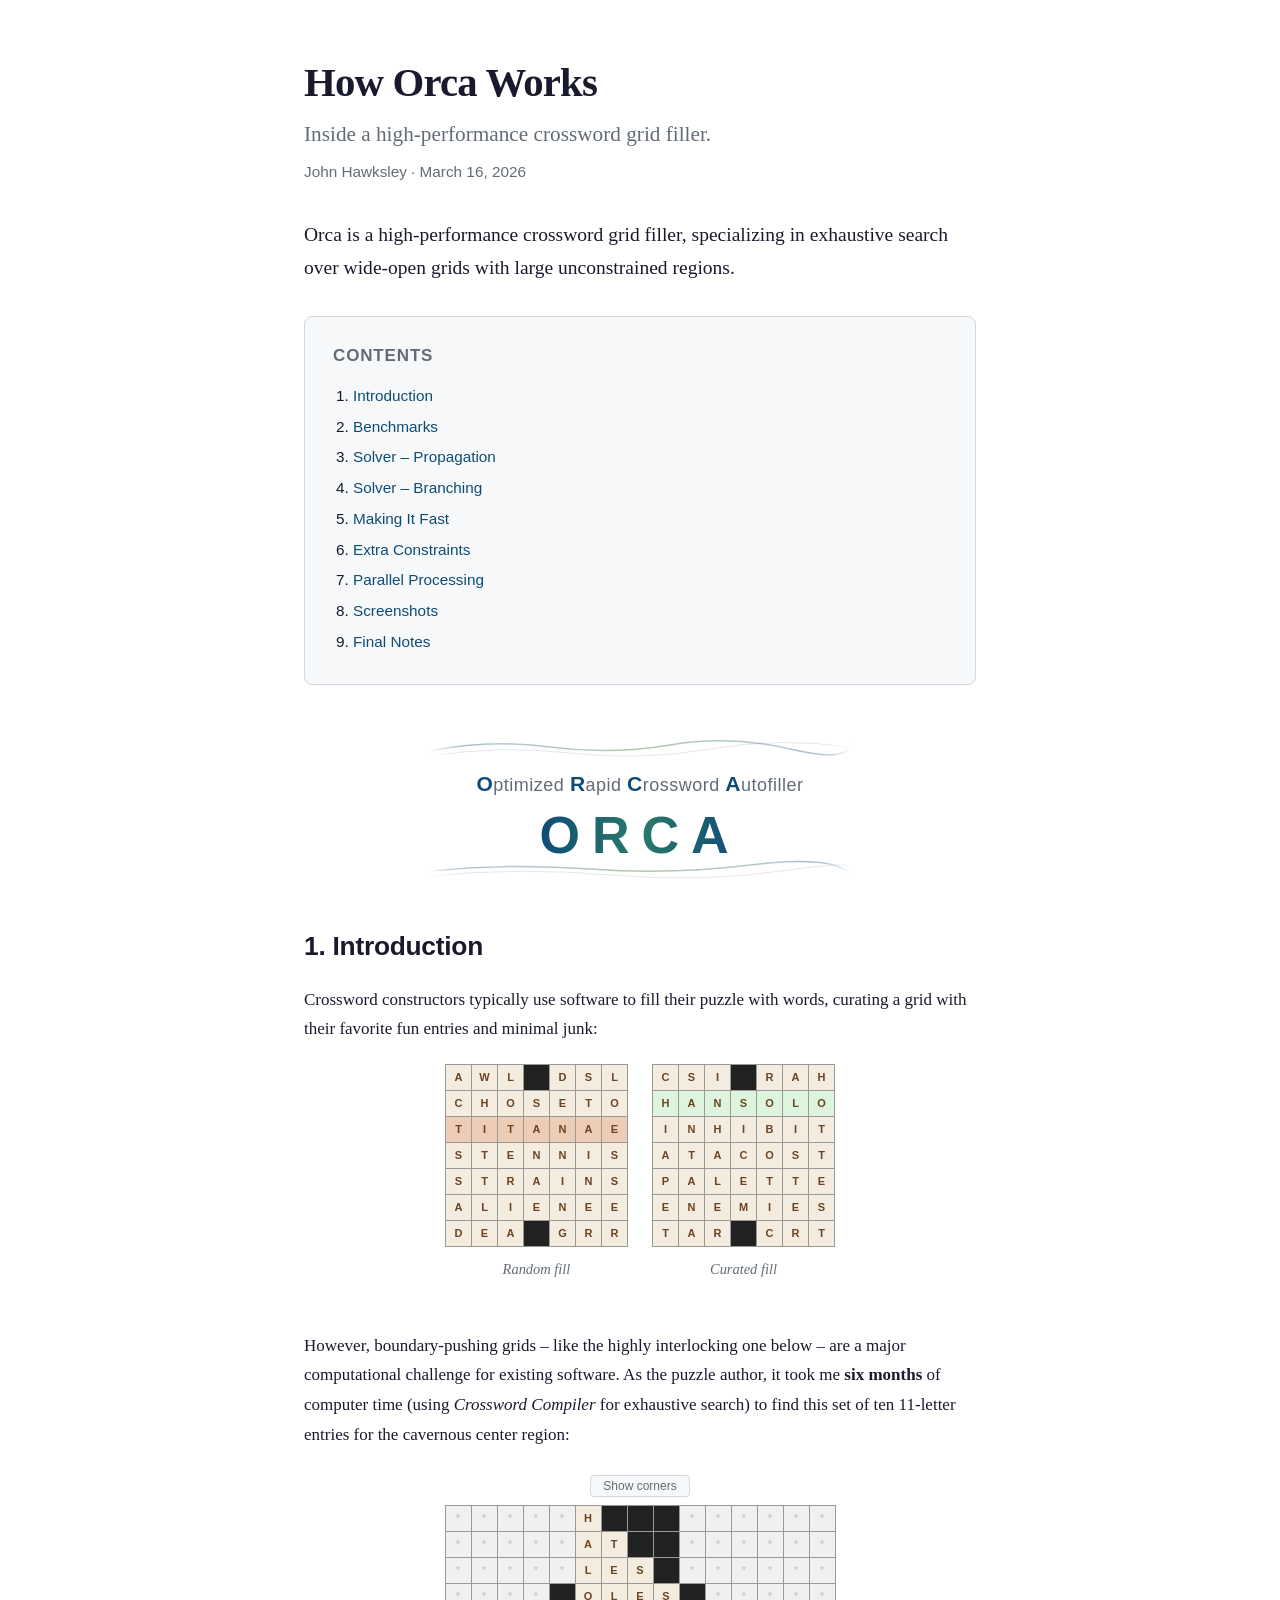
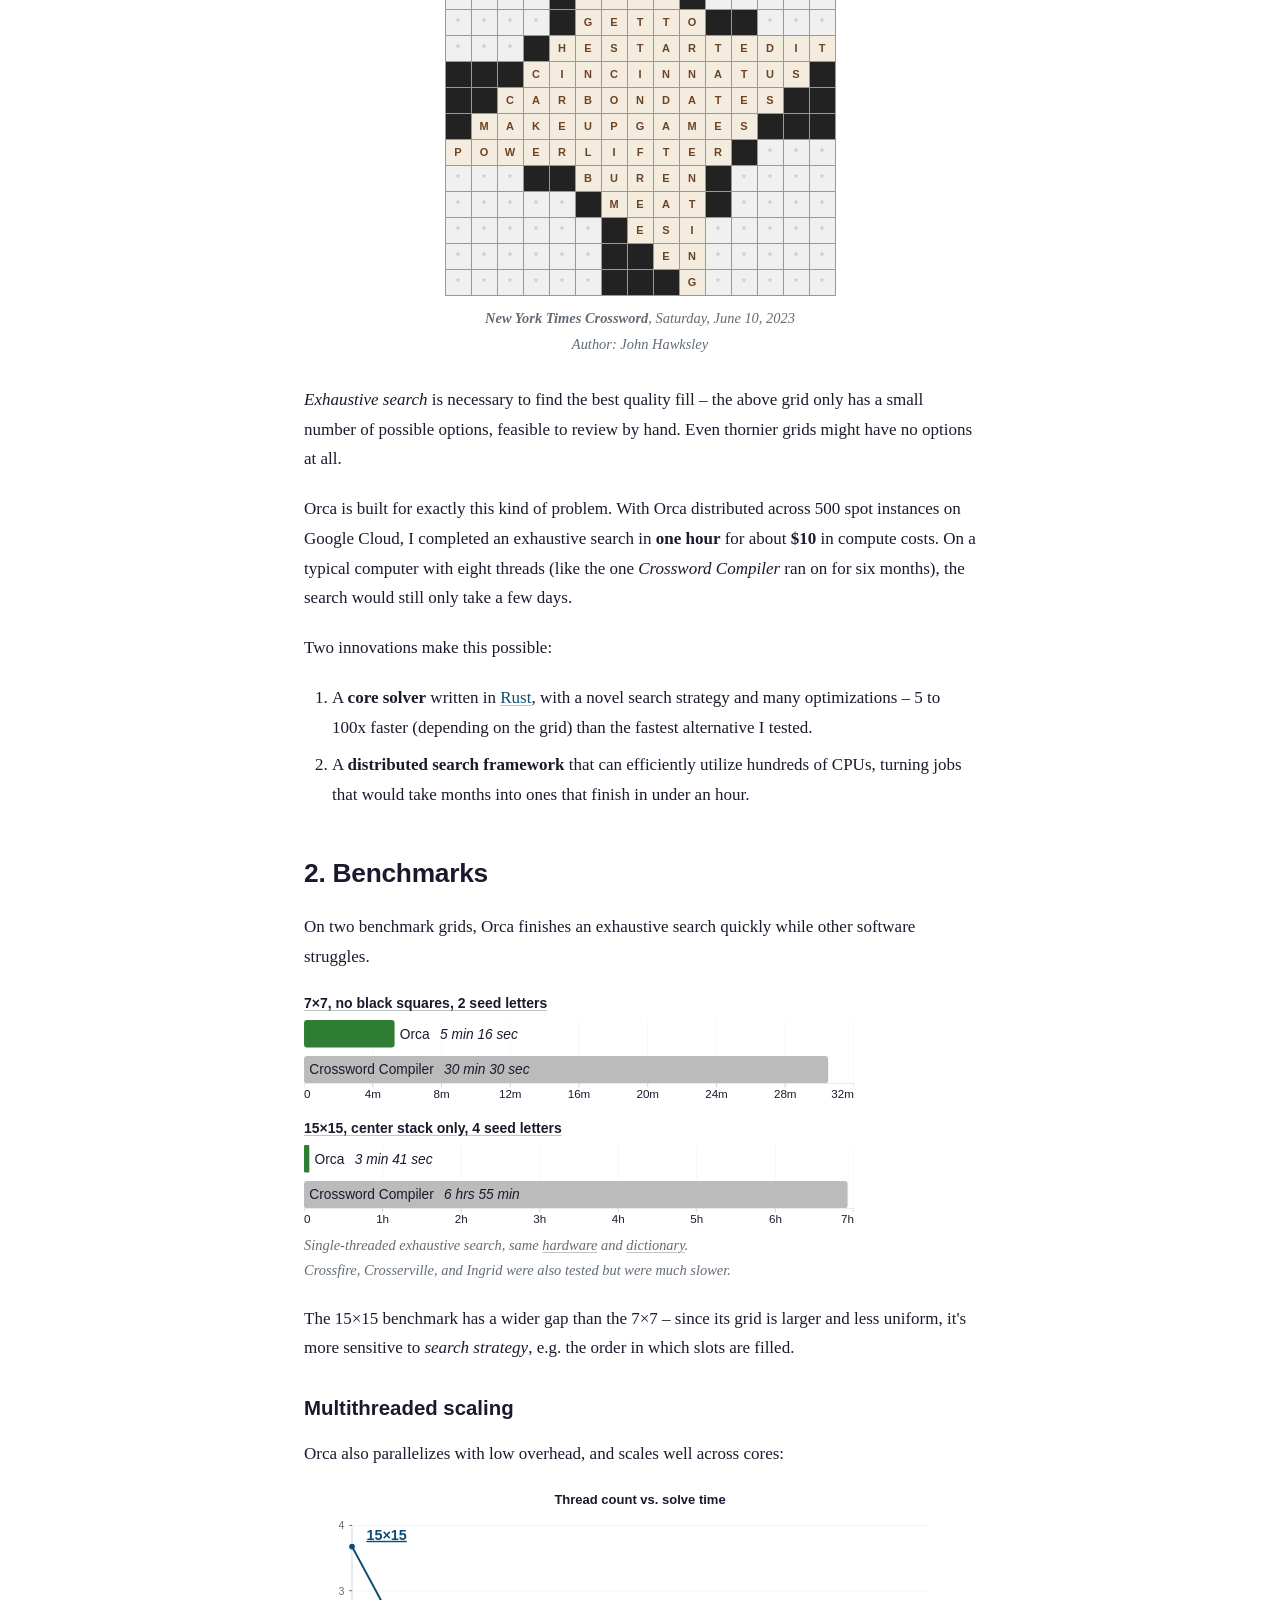
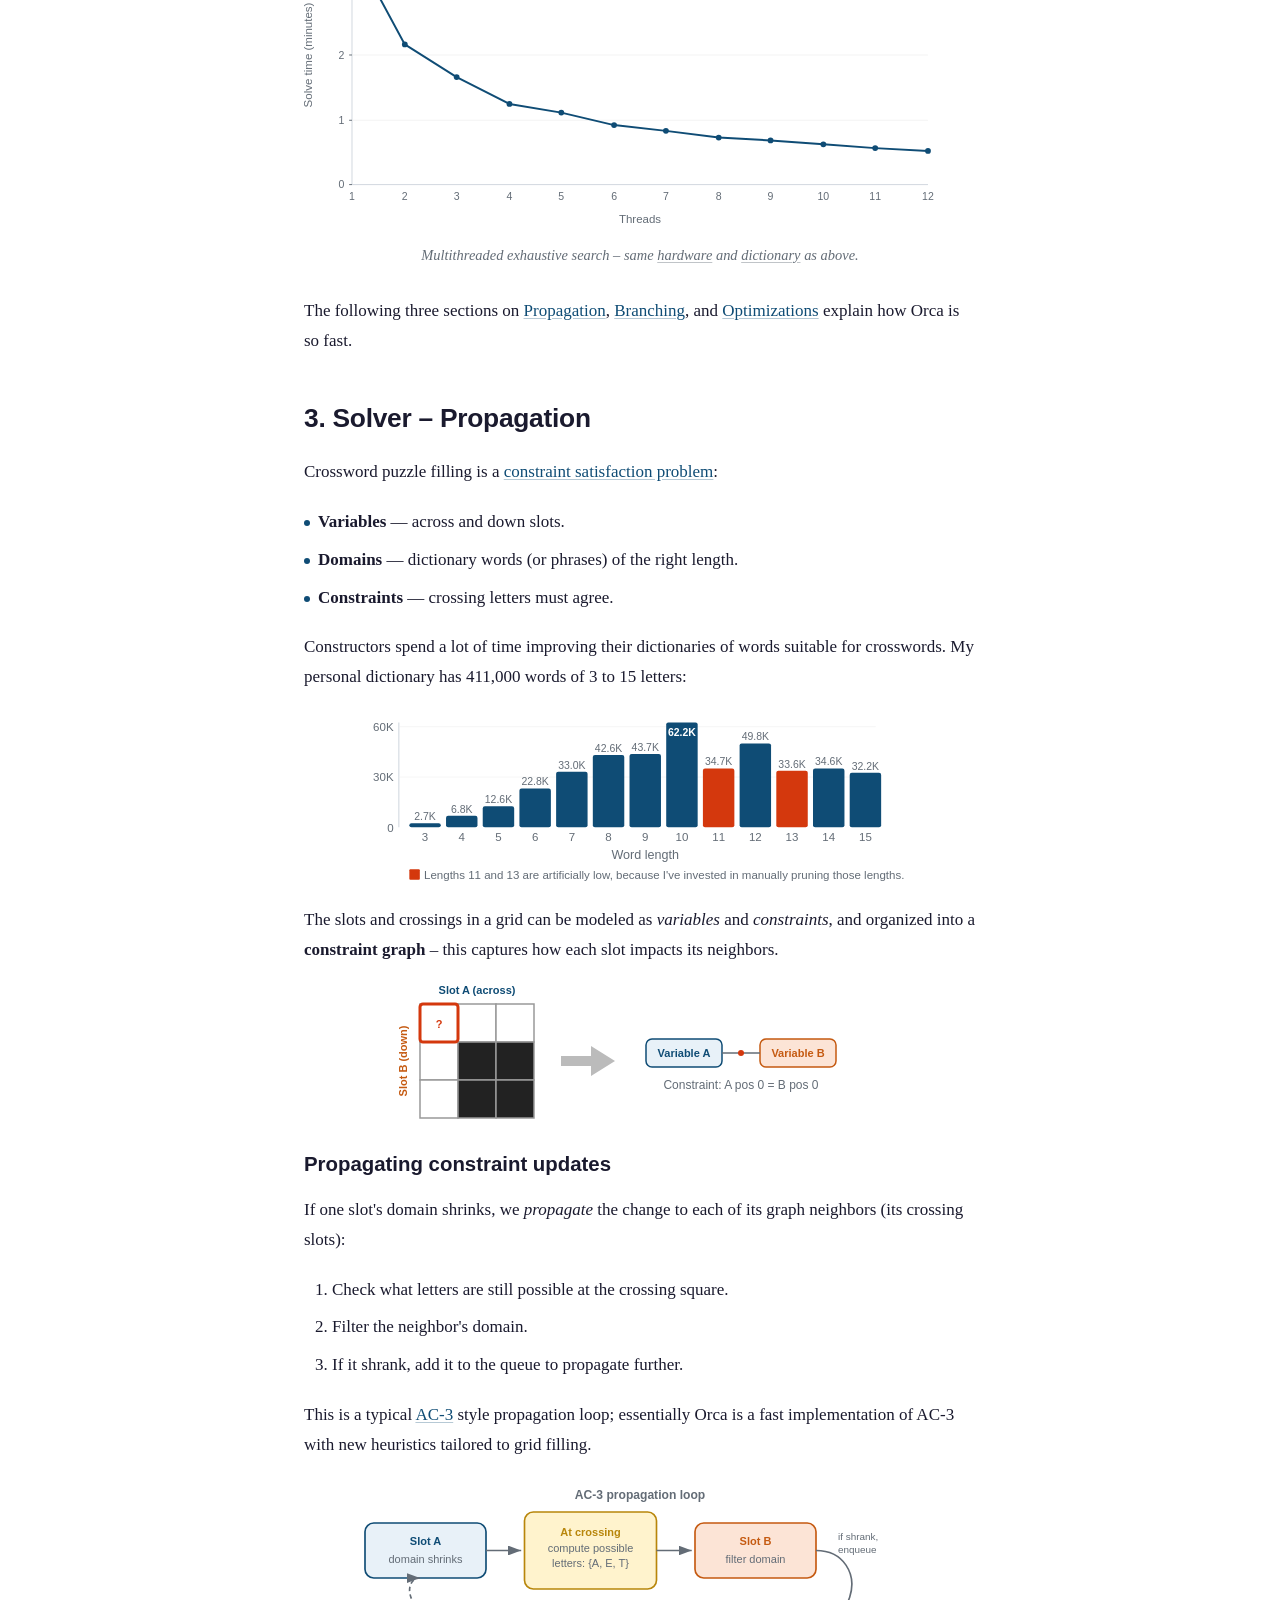
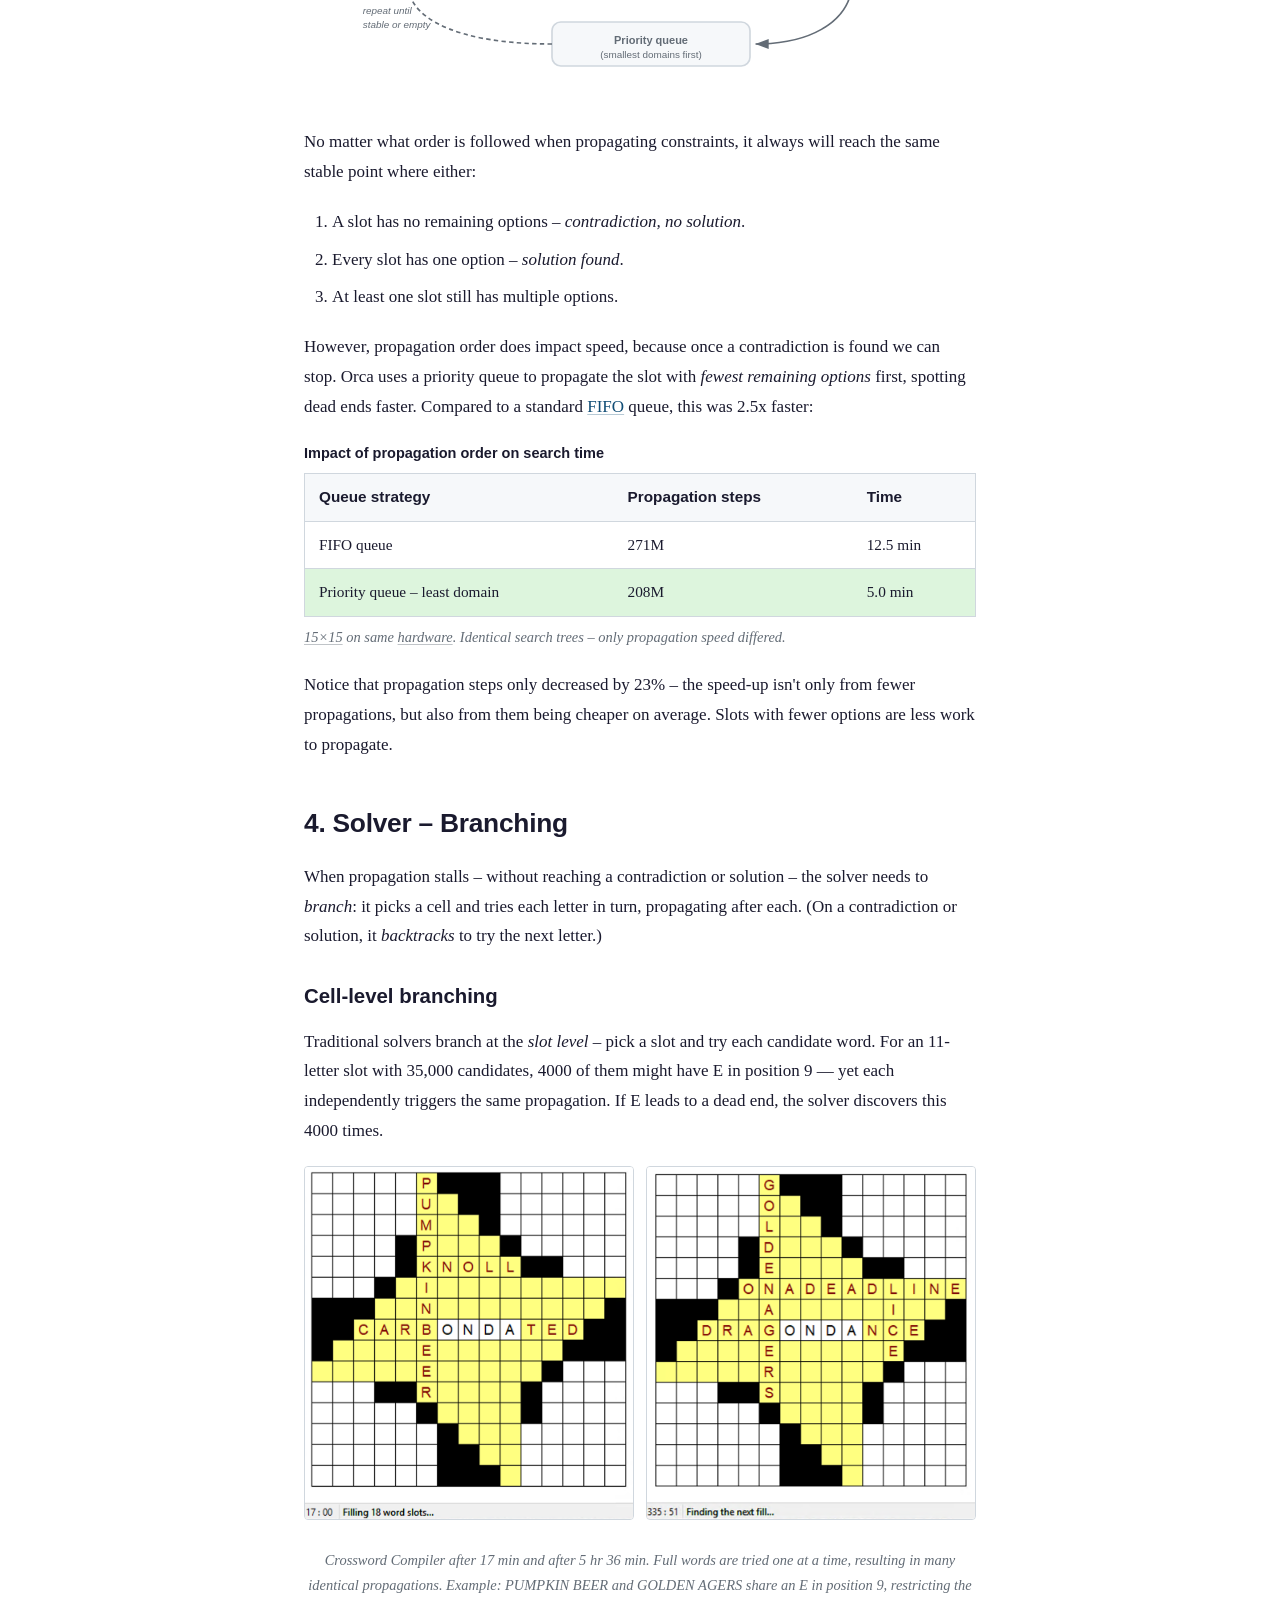
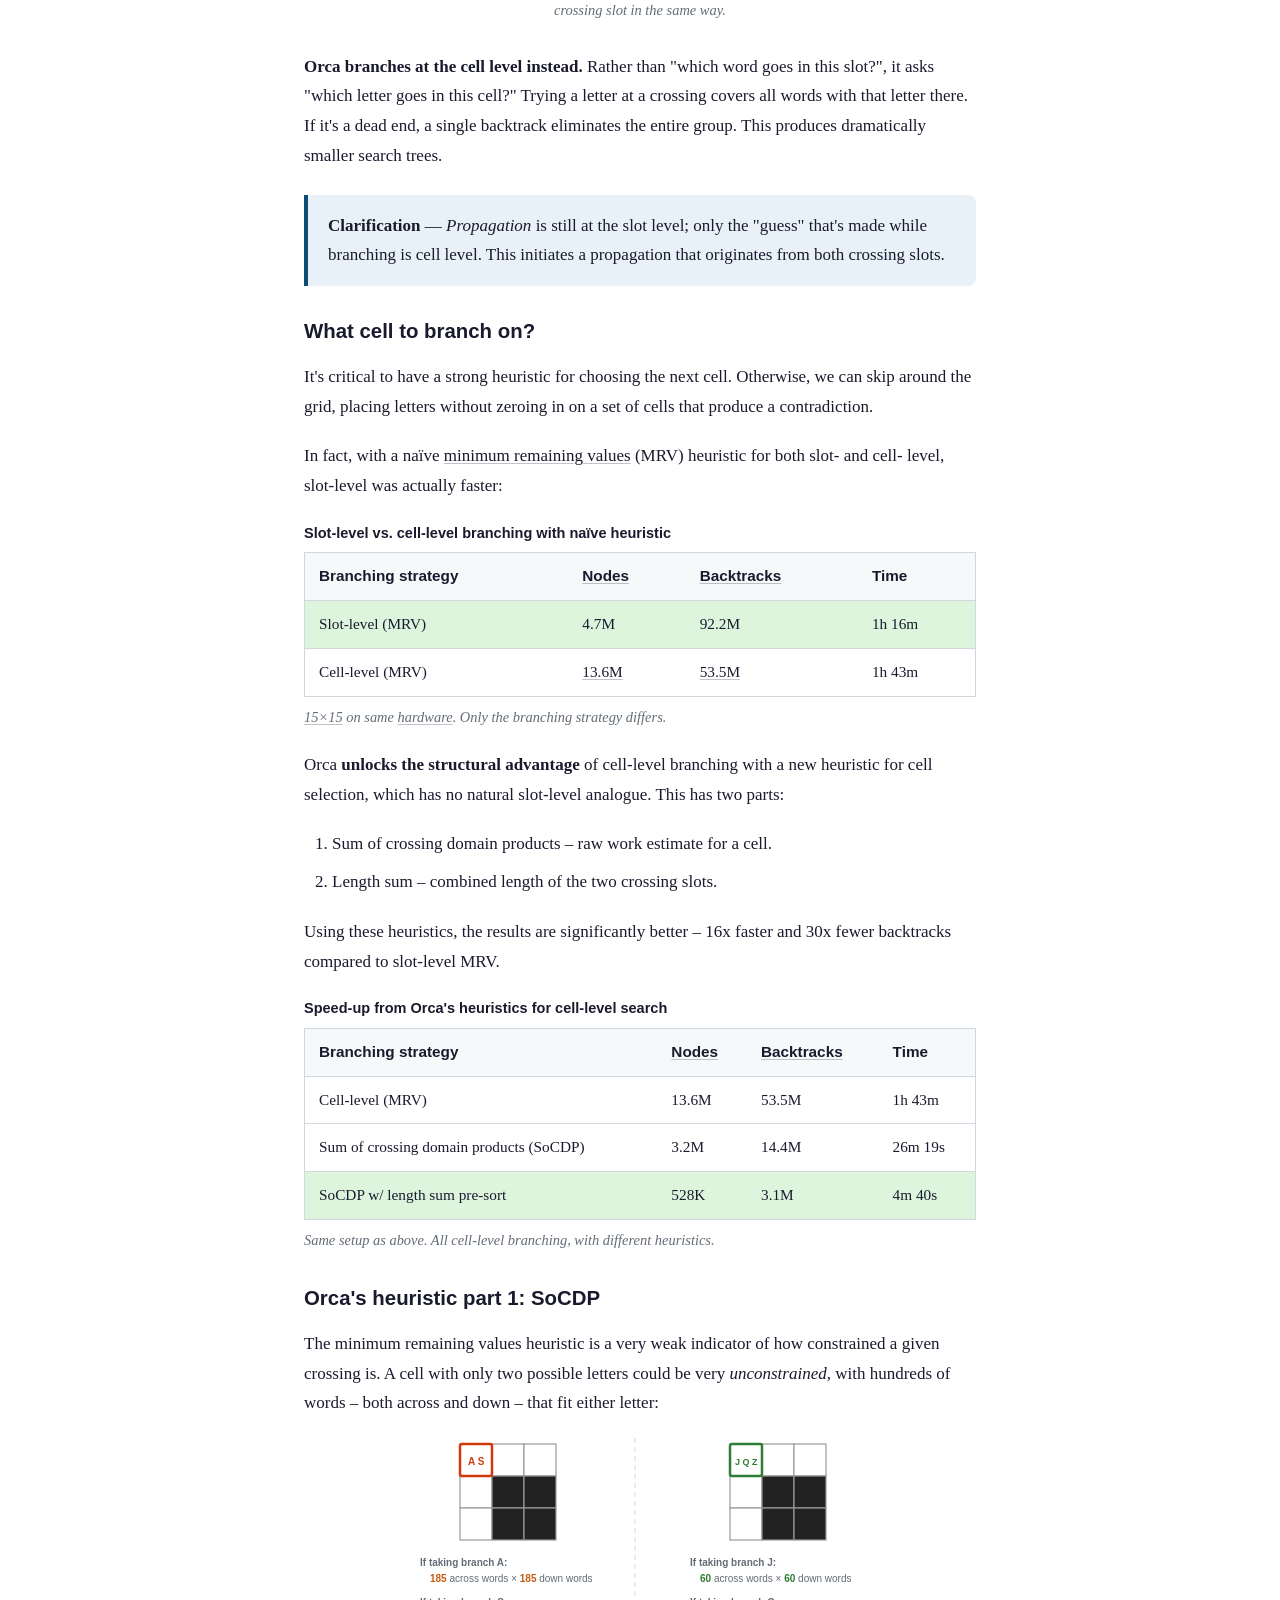
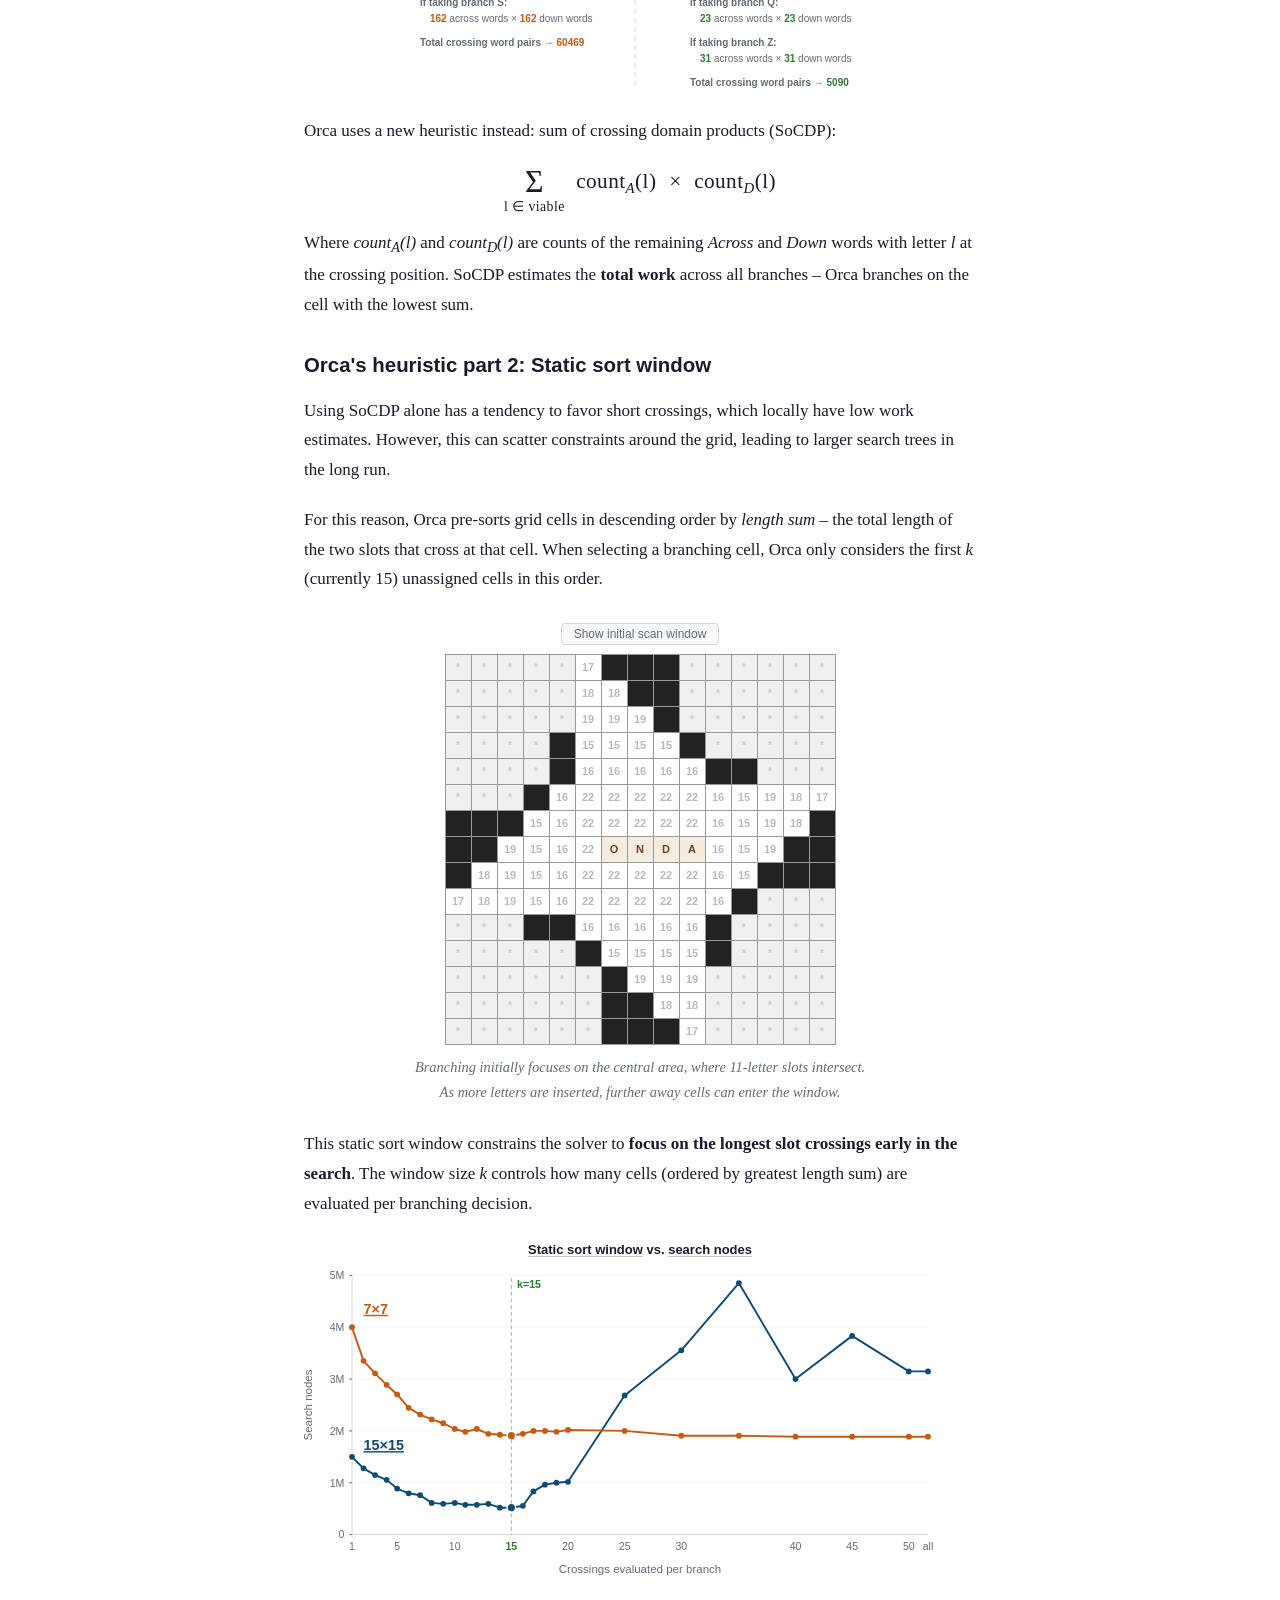
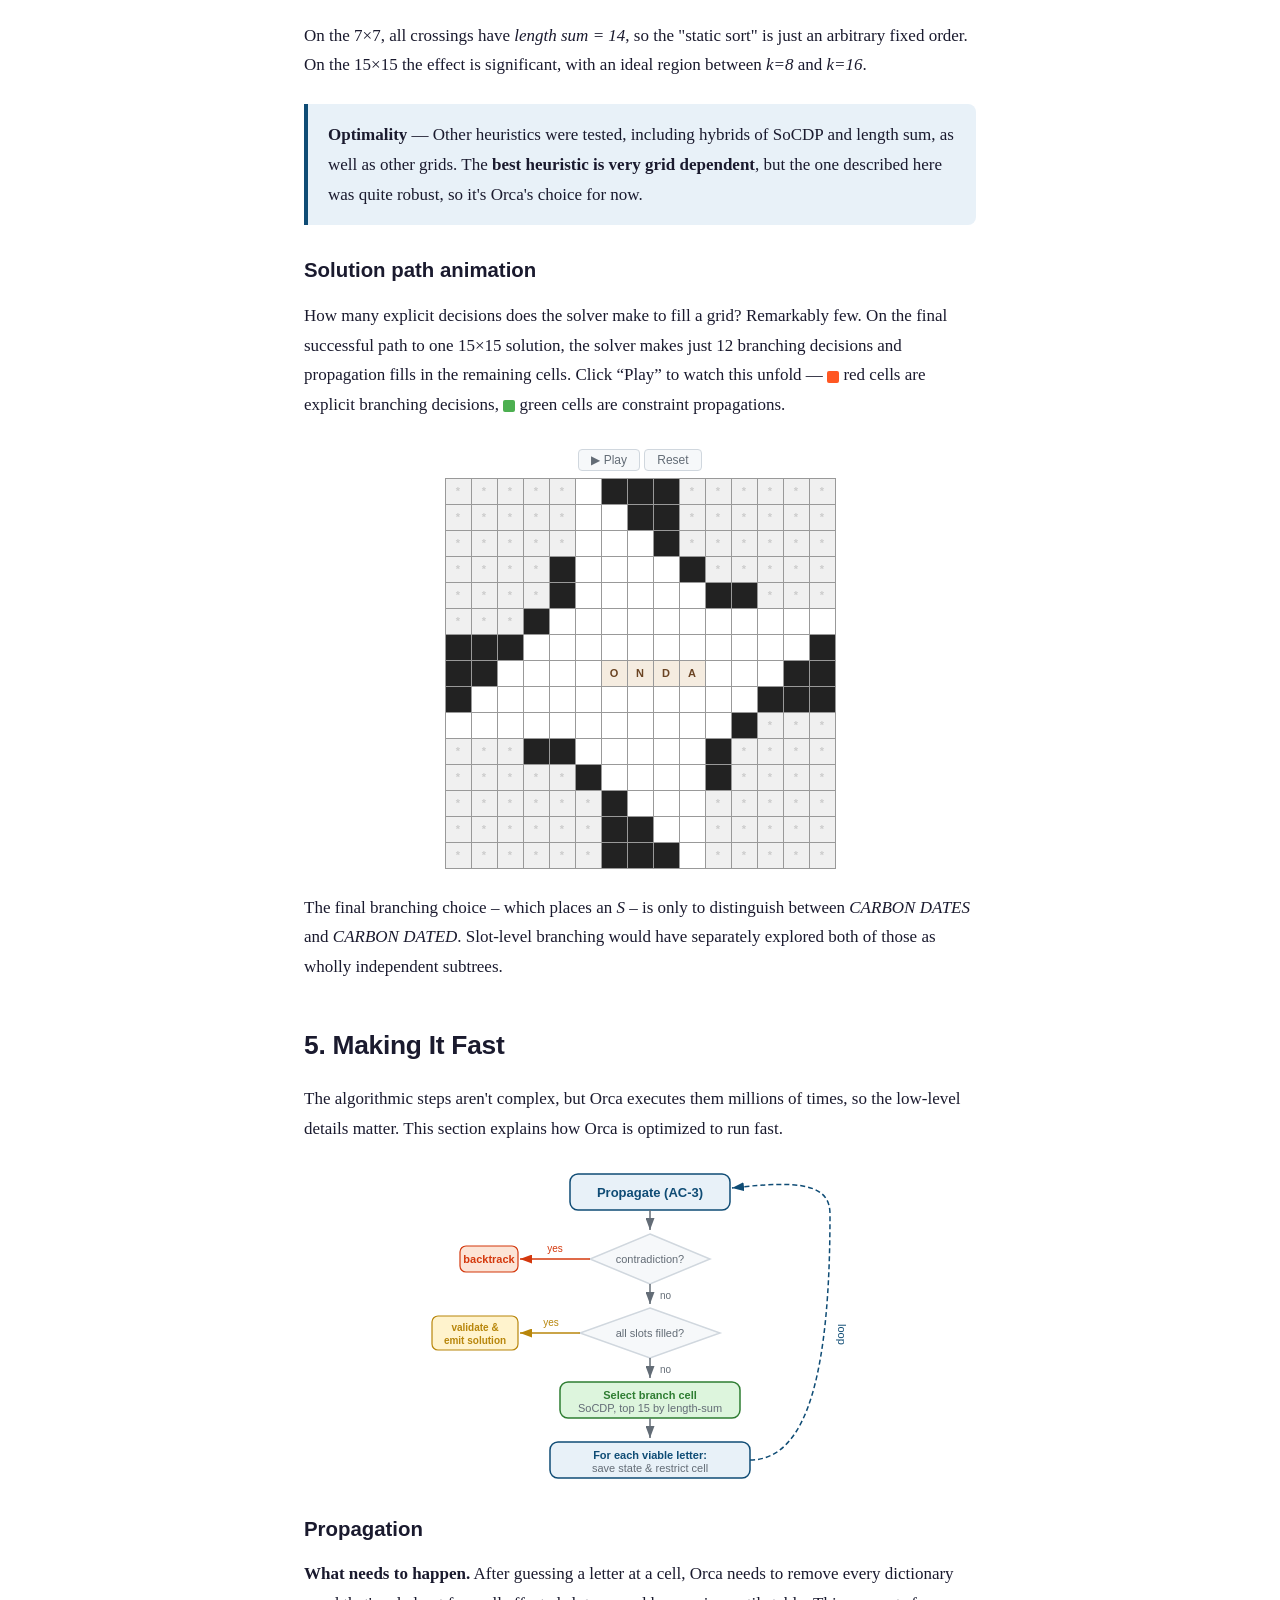
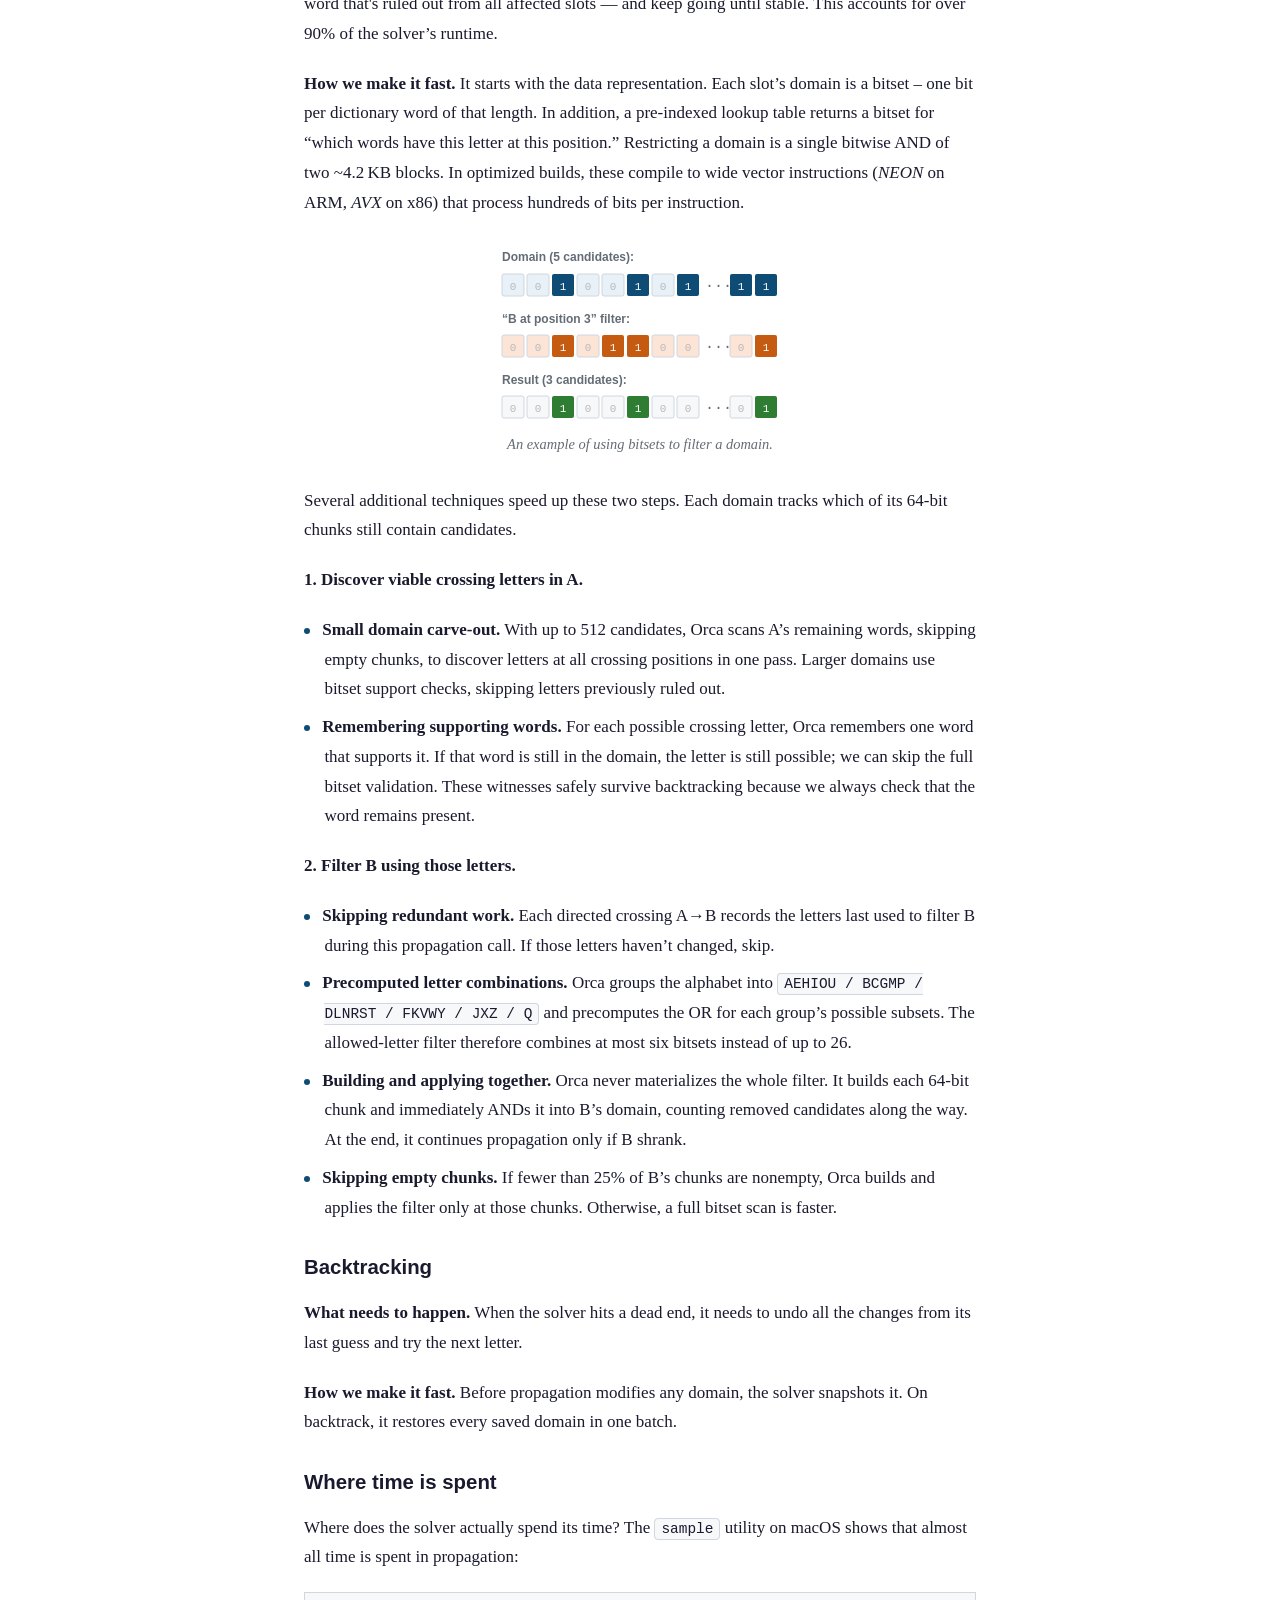
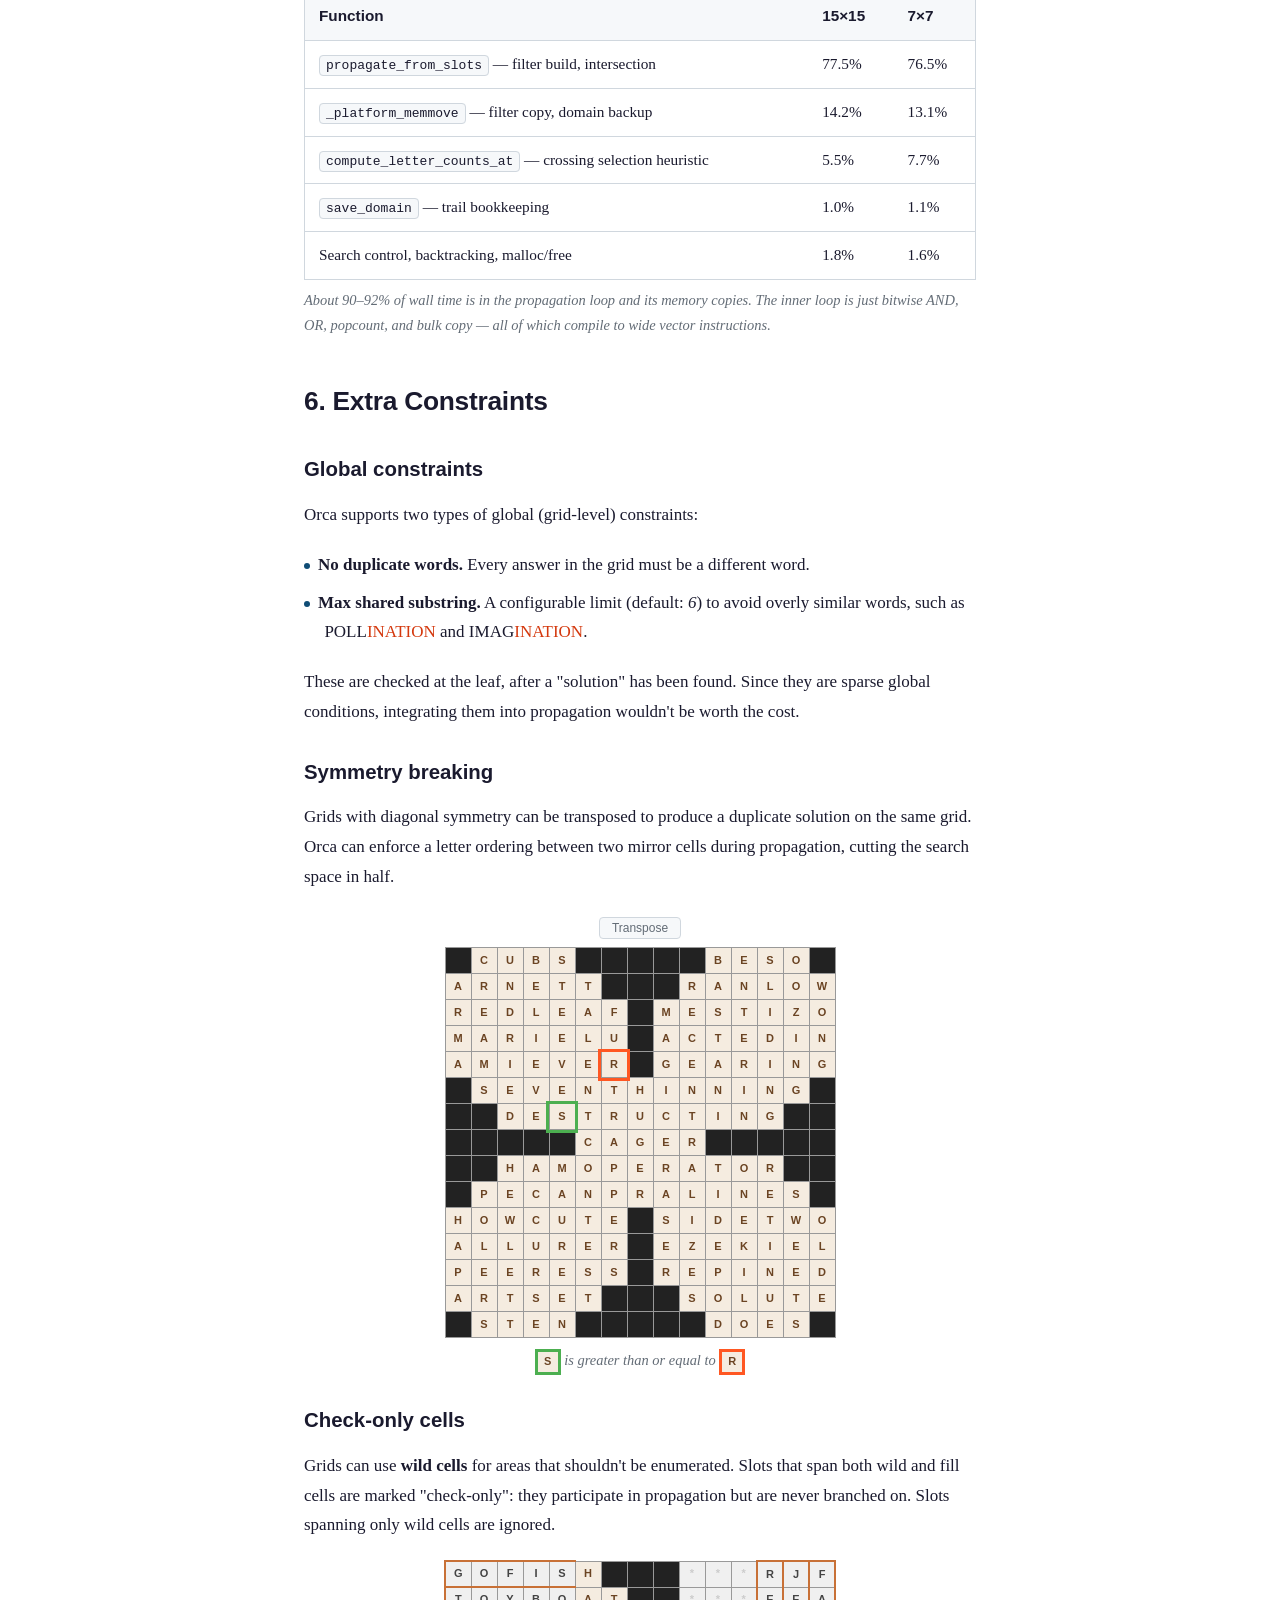
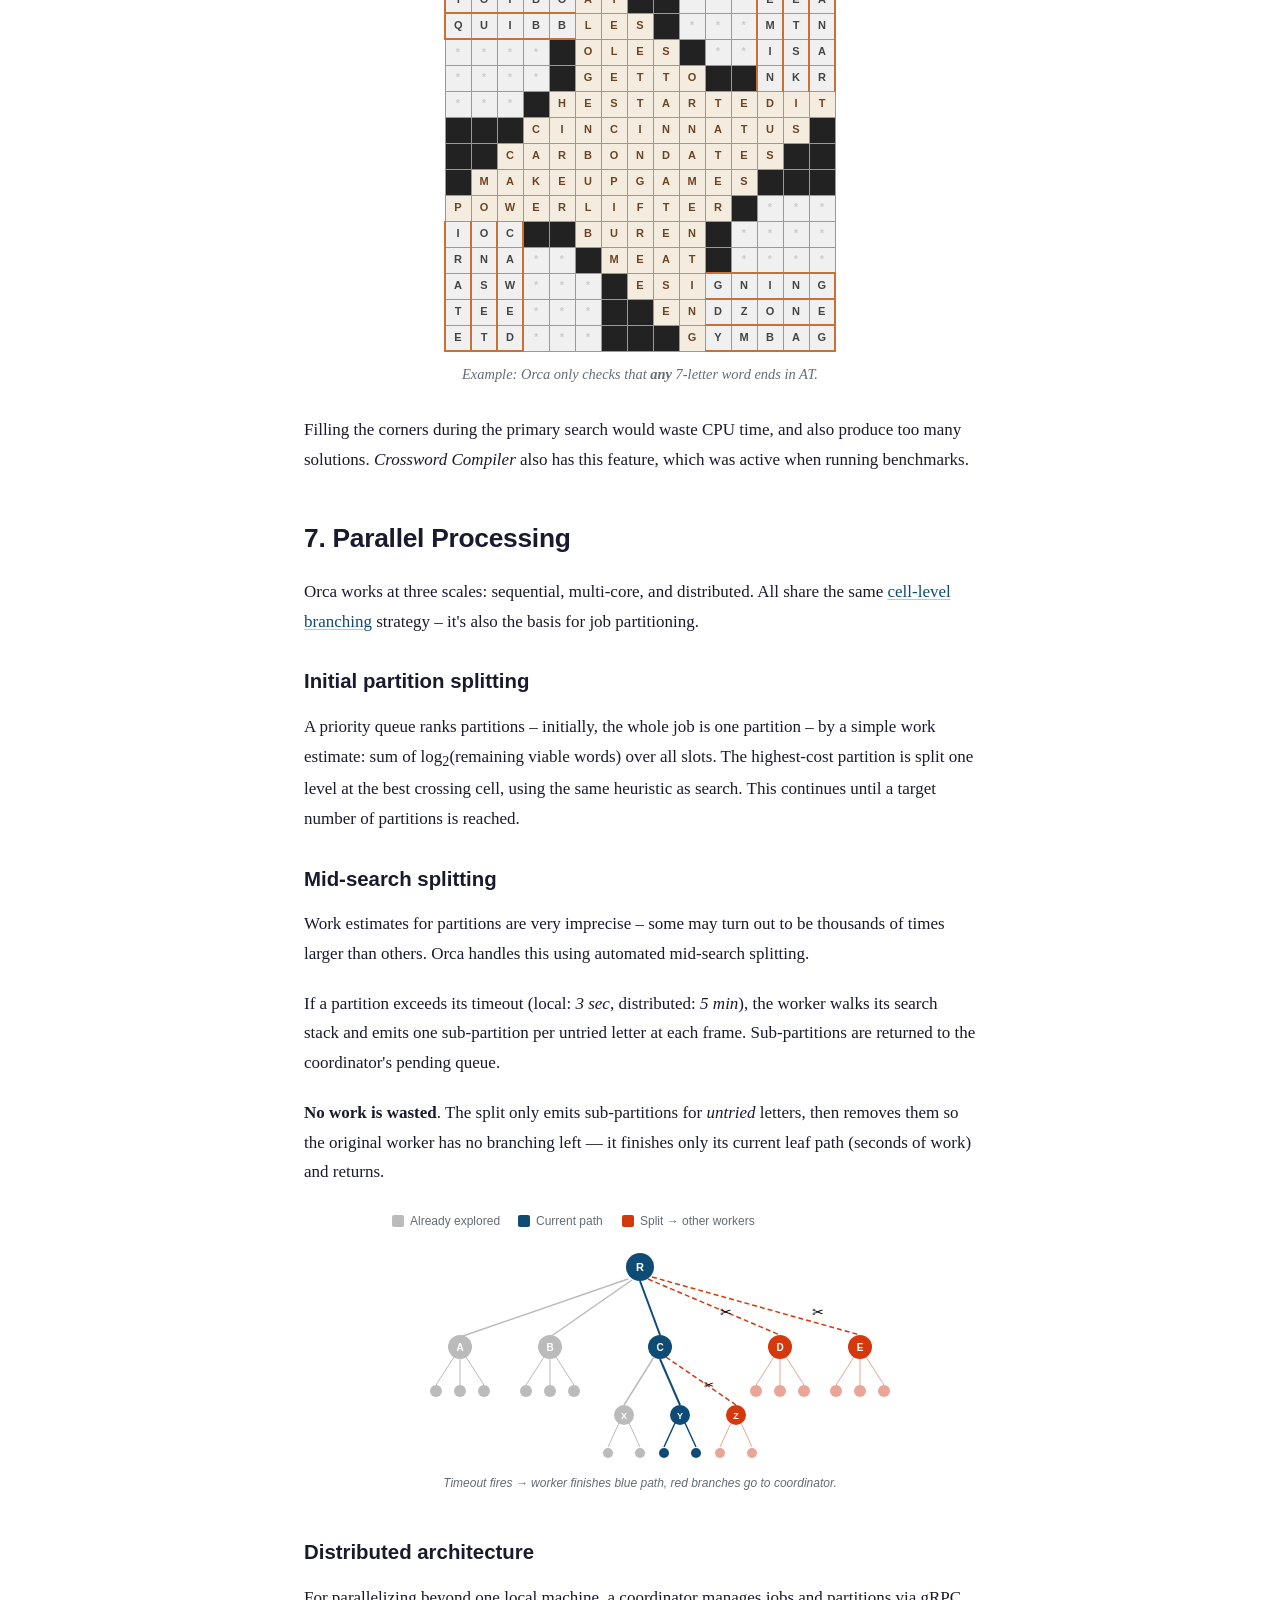
<file: docs/index.html>
<!DOCTYPE html>
<html lang="en">
<head>
    <meta charset="UTF-8">
    <meta name="viewport" content="width=device-width, initial-scale=1.0">
    <meta property="og:title" content="How Orca Works: A High-Performance Crossword Filler">
    <meta property="og:description" content="A deep dive into Orca's constraint-propagation crossword filler.">
    <meta property="og:image" content="https://rainjacket.github.io/orca-solver/screenshot-5.png">
    <meta property="og:url" content="https://rainjacket.github.io/orca-solver/">
    <meta property="og:type" content="article">
    <link rel="icon" type="image/svg+xml" href="favicon.svg">
    <link rel="icon" type="image/png" href="favicon.png">
    <link rel="icon" type="image/x-icon" href="favicon.ico">
    <title>How Orca Works: A High-Performance Crossword Filler</title>
    <style>
        /* ── Variables ── */
        :root {
            /* Core palette */
            --text: #1a1a2e;
            --bg: #ffffff;
            --blue-dark: #0f4c75;
            --blue-light: #e8f1f8;
            --code-bg: #f6f8fa;
            --border: #d0d7de;
            --caption: #636c76;
            --sans: 'Helvetica Neue', Helvetica, Arial, sans-serif;

            /* Neutral grays (dark to light) */
            --black: #222;
            --dark-gray: #444;
            --mid-gray: #999;
            --silver: #bbb;
            --light-gray: #ccc;
            --rule-gray: #eee;
            --muted-bg: #e8e8e8;
            --subtle-bg: #f0f0f0;

            /* Greens */
            --green-dark: #2e7d32;
            --green: #4caf50;
            --green-light: #ddf5dd;

            /* Oranges and reds */
            --orange-dark: #c55a11;
            --red: #ff5722;
            --red-dark: #d4380d;
            --red-light: #fce4d6;
            --salmon: #e8a598;

            /* Warm tones */
            --brown: #6b4423;
            --tan: #f5ece0;
            --rust: #c87137;
            --gold: #b8860b;
            --gold-bg: #fff3cd;

            /* Transparency */
            --blue-underline: rgba(15, 76, 117, 0.3);
            --caption-underline: rgba(99, 108, 118, 0.4);
            --orange-underline: rgba(197, 90, 17, 0.3);
            --shadow-sm: rgba(0, 0, 0, 0.15);
        }

        /* ── Reset & base ── */
        * { margin: 0; padding: 0; box-sizing: border-box; }

        body {
            font-family: 'Georgia', 'Charter', 'Bitstream Charter', serif;
            color: var(--text);
            background: var(--bg);
            line-height: 1.75;
            font-size: 17px;
        }

        svg { font-family: var(--sans); display: block; margin: 0 auto; }
        svg rect[onmouseenter] { cursor: pointer; }

        /* ── Layout ── */
        article {
            max-width: 720px;
            margin: 0 auto;
            padding: 60px 24px 120px;
        }

        hr {
            border: none;
            border-top: 1px solid var(--border);
            margin: 48px 0;
        }

        /* ── Typography ── */
        h1 {
            font-size: 2.4em;
            line-height: 1.15;
            margin-bottom: 12px;
            font-weight: 700;
            letter-spacing: -0.02em;
        }

        h2 {
            font-family: var(--sans);
            font-size: 1.55em;
            margin-top: 40px;
            margin-bottom: 16px;
            font-weight: 700;
            letter-spacing: -0.01em;
        }

        h3 {
            font-family: var(--sans);
            font-size: 1.2em;
            margin-top: 28px;
            margin-bottom: 12px;
            font-weight: 600;
        }

        p { margin-bottom: 20px; }

        .subtitle {
            font-size: 1.25em;
            color: var(--caption);
            margin-bottom: 8px;
            line-height: 1.5;
        }

        .byline {
            font-family: var(--sans);
            font-size: 0.9em;
            color: var(--caption);
            margin-bottom: 32px;
        }

        .lede {
            font-size: 1.15em;
            line-height: 1.7;
            color: var(--text);
        }

        a {
            color: var(--blue-dark);
            text-decoration: underline;
            text-decoration-color: var(--blue-underline);
            text-underline-offset: 2px;
        }

        a:hover { text-decoration-color: var(--blue-dark); }

        code {
            font-family: 'SF Mono', 'Fira Code', 'Fira Mono', 'Consolas', monospace;
            font-size: 0.85em;
        }

        :not(pre) > code {
            background: var(--code-bg);
            padding: 2px 6px;
            border-radius: 4px;
            border: 1px solid var(--border);
        }

        pre {
            background: var(--code-bg);
            border: 1px solid var(--border);
            border-radius: 8px;
            padding: 20px 24px;
            overflow-x: auto;
            margin: 20px 0 28px;
            line-height: 1.5;
        }

        pre code {
            font-size: 0.85em;
        }

        .caption {
            font-size: 0.85em;
            color: var(--caption);
            margin-top: 10px;
            font-style: italic;
        }

        .caption-center { text-align: center; }

        .acronym-letter {
            color: var(--blue-dark);
            font-weight: 700;
        }

        .acronym-hero {
            display: block;
            max-width: 420px;
            margin: 36px auto 0;
        }

        .substring-match { color: var(--red-dark); }

        .formula {
            text-align: center;
            font-family: 'Times New Roman', 'Latin Modern Math', Georgia, serif;
            font-style: italic;
            font-size: 1.25em;
            margin: -8px 0 20px;
            letter-spacing: 0.02em;
        }
        .formula .fn {
            font-style: normal;
            font-variant: normal;
        }
        .formula sub, .formula sup {
            font-size: 0.7em;
        }
        .formula-sigma {
            display: inline-flex;
            flex-direction: column;
            align-items: center;
            vertical-align: middle;
            line-height: 1.1;
            transform: translateY(6px);
        }
        .formula-sigma .sigma {
            font-size: 1.5em;
            font-style: normal;
        }
        .formula-sigma .fn {
            font-size: 0.65em;
        }

        /* ── Lists ── */
        ol, ul {
            margin-bottom: 20px;
            padding-left: 28px;
        }

        li { margin-bottom: 8px; }
        article > ul, article > ol ul {
            list-style: none;
            padding-left: 1.2em;
        }
        article > ul > li::before, article > ol ul > li::before {
            content: '';
            display: inline-block;
            width: 6px;
            height: 6px;
            background: var(--blue-dark);
            border-radius: 50%;
            margin-right: 8px;
            margin-left: -1.2em;
            vertical-align: 1px;
        }

        /* ── Callout ── */
        .callout {
            background: var(--blue-light);
            border-left: 4px solid var(--blue-dark);
            padding: 16px 20px;
            margin: 24px 0;
            border-radius: 0 8px 8px 0;
        }

        .callout p:last-child { margin-bottom: 0; }

        /* ── Table of contents ── */
        .toc {
            background: var(--code-bg);
            border: 1px solid var(--border);
            border-radius: 8px;
            padding: 24px 28px;
            margin: 32px 0 48px;
        }

        .toc h3 {
            font-size: 1em;
            margin-top: 0;
            margin-bottom: 12px;
            text-transform: uppercase;
            letter-spacing: 0.05em;
            color: var(--caption);
        }

        .toc ol { margin-bottom: 0; padding-left: 20px; }

        .toc li {
            margin-bottom: 4px;
            font-family: var(--sans);
            font-size: 0.9em;
        }

        .toc a { text-decoration: none; }
        .toc a:hover { text-decoration: underline; }

        /* ── Data tables ── */
        table.data {
            width: 100%;
            border-collapse: collapse;
            margin: 20px 0 0;
            font-size: 0.9em;
            border: 1px solid var(--border);
        }

        table.data th, table.data td {
            padding: 10px 14px;
            text-align: left;
            border-bottom: 1px solid var(--border);
        }

        table.data th {
            font-family: var(--sans);
            font-weight: 600;
            background: var(--code-bg);
        }

        table.data tr:last-child td { border-bottom: none; }
        table.data caption {
            font-family: var(--sans);
            font-size: 0.95em;
            font-weight: 600;
            text-align: left;
            padding: 0 0 6px;
            color: var(--text);
        }
        .highlight-row { background: var(--green-light); }
        .bench-note {
            font-size: 0.85em;
            color: var(--caption);
            font-style: italic;
            margin-top: 8px;
        }

        /* ── Grid figures ── */
        .grid-figure {
            margin: 0 0 28px;
            text-align: center;
        }
        .grid-pair {
            display: flex;
            justify-content: center;
            gap: 24px;
            flex-wrap: wrap;
        }

        .grid-figure table {
            margin: 0 auto;
            border-collapse: collapse;
        }

        .grid-figure td {
            width: 26px;
            height: 26px;
            text-align: center;
            vertical-align: middle;
            font-family: var(--sans);
            font-size: 11px;
            font-weight: 600;
            border: 1px solid var(--mid-gray);
        }

        .grid-figure .black { background: var(--black); }
        .grid-figure .fill { background: var(--bg); color: var(--silver); }
        .grid-figure .letter { background: var(--tan); color: var(--brown); }
        .grid-figure .wild { background: var(--subtle-bg); color: var(--light-gray); }
        .grid-figure .check-only { background: var(--subtle-bg); color: var(--dark-gray); }
        .grid-figure .check-only.tsep { border-top: 2px solid var(--rust); }
        .grid-figure .check-only.bsep { border-bottom: 2px solid var(--rust); }
        .grid-figure .check-only.lsep { border-left: 2px solid var(--rust); }
        .grid-figure .check-only.rsep { border-right: 2px solid var(--rust); }
        .grid-figure .scan-window { background: var(--green-light); color: var(--text); }
        .grid-figure .highlight-curated { background: var(--green-light); }
        .grid-figure .highlight-random { background: var(--orange-underline); }
        .grid-figure .branch-cell { background: var(--red); color: var(--bg); }
        .grid-figure .propagated { background: var(--green); color: var(--bg); }
        .grid-figure .prefilled { background: var(--tan); color: var(--brown); }
        .grid-figure table .letter {
            transition: color 0.5s ease, background 0.5s ease;
        }
        .legend-swatch {
            display: inline-block;
            width: 12px;
            height: 12px;
            border-radius: 2px;
            vertical-align: middle;
        }
        #random-grid { transition: opacity 0.1s ease; }
        .scan-grid-wrap {
            display: flex;
            justify-content: center;
            margin: 24px 0;
        }
        #crossing-scan-grid { margin: 0; }
        #crossing-scan-grid table { font-size: 11px; }
        #crossing-scan-grid td[data-score] {
            transition: color 0.5s ease, background 0.5s ease;
        }

        /* ── Grid toggle ── */
        .grid-toggle-wrap { text-align: center; margin-bottom: 6px; }
        .grid-toggle-btn {
            display: inline-block;
            padding: 3px 12px;
            font-family: var(--sans);
            font-size: 12px;
            color: var(--caption);
            background: var(--code-bg);
            border: 1px solid var(--border);
            border-radius: 4px;
            cursor: pointer;
        }
        .grid-toggle-btn:hover { background: var(--blue-light); }
        .corner {
            color: var(--dark-gray) !important;
            background: var(--subtle-bg) !important;
        }
        .grid-corners-hidden .corner {
            color: var(--light-gray) !important;
        }

        /* ── Symmetry cells ── */
        .sym-cell {
            display: inline-flex;
            align-items: center;
            justify-content: center;
            width: 26px;
            height: 26px;
            font-family: var(--sans);
            font-style: normal;
            font-size: 11px;
            font-weight: 600;
            background: var(--tan);
            color: var(--brown);
            border: 1px solid var(--mid-gray);
            vertical-align: middle;
            outline-offset: -3px;
        }
        .sym-cell-a, .sym-cell-b { z-index: 1; position: relative; }
        .sym-cell-a { outline: 3px solid var(--red); }
        .sym-cell-b { outline: 3px solid var(--green); }
        .color-label-letter { font-weight: bold; color: var(--brown); }
        .color-label-check { font-weight: bold; color: var(--dark-gray); }

        /* ── Fill animation ── */
        .anim-wrap {
            margin: 24px 0;
            text-align: center;
        }
        .fill-anim table { font-size: 10px; }
        .fill-anim td { position: relative; }
        .fill-anim td.anim-cell { opacity: 0; }
        .fill-anim td.prefilled-anim { opacity: 1; }
        .fill-anim.playing td.anim-cell { animation: cell-appear 0.3s ease-out forwards; }
        @keyframes cell-appear {
            0% { opacity: 0; transform: scale(0.5); }
            60% { opacity: 1; transform: scale(1.1); }
            100% { opacity: 1; transform: scale(1); }
        }
        .fill-anim .branch-marker {
            position: relative;
        }
        .fill-anim .branch-marker::after {
            content: '';
            position: absolute;
            top: 1px; right: 1px;
            width: 6px; height: 6px;
            background: var(--red);
            border-radius: 50%;
        }
        .anim-controls {
            text-align: center;
            margin: 8px 0 4px;
        }

        /* ── Screenshot gallery ── */
        .screenshot-gallery { margin: 20px 0; }
        .screenshot-main {
            background: #0d1117;
            border-radius: 4px;
            overflow: hidden;
            margin-bottom: 10px;
            text-align: center;
            min-height: 200px;
            display: flex;
            align-items: center;
            justify-content: center;
        }
        .screenshot-main img {
            height: 444px;
            width: auto;
            max-width: 100%;
            display: block;
            margin: 0 auto;
        }
        @media (max-width: 600px) {
            .screenshot-main img {
                height: auto;
                width: 100%;
            }
        }
        .screenshot-tabs {
            display: flex;
            gap: 8px;
            flex-wrap: wrap;
            margin-bottom: 10px;
        }
        .screenshot-tabs .tab {
            padding: 6px 14px;
            font-size: 0.85em;
            font-family: var(--sans);
            border: 1px solid var(--border);
            border-radius: 4px;
            background: var(--bg);
            color: var(--caption);
            cursor: pointer;
        }
        .screenshot-tabs .tab:hover {
            background: var(--blue-light);
        }
        .screenshot-tabs .tab.active {
            background: var(--blue-dark);
            color: var(--bg);
            border-color: var(--blue-dark);
        }
        .screenshot-gallery .caption { text-align: center; }
        .cc-screenshots {
            display: flex;
            gap: 12px;
            justify-content: center;
        }
        .cc-screenshots img {
            width: 340px;
            min-width: 0;
            flex: 1 1 0;
            border: 1px solid var(--border);
            border-radius: 4px;
        }
        .banner {
            display: block;
            margin: 0 auto;
            max-width: 100%;
            border: 1px solid var(--border);
            border-radius: 4px;
        }

        /* ── Tooltips ── */
        .tooltip-wrap { position: relative; }
        .tooltip-box {
            background: var(--bg);
            border: 1px solid var(--border);
            border-radius: 4px;
            padding: 4px 8px;
            box-shadow: 0 2px 8px var(--shadow-sm);
            font-family: var(--sans);
            font-size: 12px;
            color: var(--text);
            z-index: 100;
            pointer-events: none;
        }
        .bench-tooltip {
            display: none;
            position: absolute;
        }
        .bench-tooltip.visible { display: block; }
        .bench-tooltip ul {
            margin: 2px 0;
            padding-left: 14px;
            list-style-type: disc;
        }
        .bench-tooltip li {
            margin: 0;
            padding: 0;
            line-height: 1.3;
        }
        .has-tip {
            position: relative;
            cursor: pointer;
            text-decoration: underline;
            text-decoration-color: var(--caption-underline);
            text-underline-offset: 2px;
        }
        .has-tip .tip {
            display: none;
            position: absolute;
            bottom: calc(100% + 6px);
            left: 50%;
            transform: translateX(-50%);
            white-space: nowrap;
            font-size: 12px;
            font-style: normal;
            font-weight: normal;
        }
        .has-tip:hover .tip { display: block; }
        /* Touch devices: disable hover, use tap toggle, constrain to viewport */
        @media (hover: none) {
            .has-tip:hover .tip { display: none; }
            .has-tip.active .tip {
                display: block;
                position: fixed;
                top: 50%;
                left: 12px;
                right: 12px;
                bottom: auto;
                transform: translateY(-50%);
                white-space: normal;
                text-align: center;
            }
        }
        .grid-trigger {
            cursor: pointer;
            text-decoration: underline;
            text-decoration-color: var(--caption-underline);
            text-underline-offset: 2px;
        }

        /* ── Benchmark charts ── */
        .bench-chart-wrap {
            margin: 20px 0 0;
            position: relative;
            max-width: 550px;
        }
        .bench-section { margin-top: 16px; }
        .bench-section:first-child { margin-top: 0; }
        .bench-title {
            font-family: var(--sans);
            font-size: 14px;
            font-weight: 700;
            color: var(--text);
            margin-bottom: 4px;
        }

        .bench-time { font-style: italic; }

        /* ── Closing ── */
        .closing-wave {
            display: block;
            max-width: 300px;
            margin: 32px auto 12px;
        }
        .closing-text {
            text-align: center;
            font-style: italic;
            color: var(--caption);
            margin: 0;
        }

        /* ── Mini crossword ── */
        .mini-xword {
            display: flex;
            gap: 28px;
            margin: 28px 0;
            align-items: flex-start;
        }
        .xword-grid table {
            border-collapse: collapse;
            border: 2px solid var(--text);
        }
        .xword-cell {
            position: relative;
            width: 44px;
            height: 44px;
            border: 1px solid var(--border);
            padding: 0;
        }
        .xword-cell input {
            width: 100%;
            height: 100%;
            border: none;
            background: transparent;
            text-align: center;
            font-size: 22px;
            font-family: var(--sans);
            font-weight: 600;
            text-transform: uppercase;
            color: var(--text);
            caret-color: transparent;
            outline: none;
            padding: 6px 0 0;
        }
        .xword-num {
            position: absolute;
            top: 1px;
            left: 3px;
            font-size: 10px;
            font-family: var(--sans);
            color: var(--caption);
            pointer-events: none;
            line-height: 1;
        }
        .xword-cell.highlight { background: var(--blue-light); }
        .xword-cell.focus { background: #c8ddf0; }
        .xword-clues {
            display: flex;
            gap: 20px;
            font-size: 15px;
            line-height: 1.5;
        }
        .xword-clue-group h4 {
            font-family: var(--sans);
            font-size: 14px;
            font-weight: 700;
            margin-bottom: 4px;
        }
        .xword-clue {
            cursor: pointer;
            padding: 1px 4px;
            border-radius: 3px;
        }
        .xword-clue:hover { background: var(--rule-gray); }
        .xword-clue.active { background: var(--blue-light); }
        .mini-xword.solved .xword-grid table { border-color: var(--green-dark); }
        .mini-xword.solved .xword-cell { background: var(--green-light); }
        .mini-xword.solved .xword-cell.highlight,
        .mini-xword.solved .xword-cell.focus { background: var(--green-light); }

        /* ── Responsive ── */
        article svg { max-width: 100%; height: auto; }
        @media (max-width: 600px) {
            h1 { font-size: 1.8em; }
            article { padding: 32px 16px 80px; }
        }
        @media (max-width: 500px) {
            .mini-xword { flex-direction: column; align-items: center; }
        }
    </style>
    <script>
    /* ── Tooltip utilities ── */

    var lastEventWasTouch = false;
    document.addEventListener('touchstart', function() { lastEventWasTouch = true; }, {passive: true});

    function showTooltip(event, id, anchor) {
        var tip = document.getElementById(id);
        var wrapRect = event.target.closest('div').getBoundingClientRect();
        var trigRect = event.target.getBoundingClientRect();
        if (anchor === 'right') {
            tip.style.left = (trigRect.left - wrapRect.left + 8) + 'px';
            tip.style.top = (trigRect.top + trigRect.height/2 - wrapRect.top - 14) + 'px';
        } else if (anchor === 'above') {
            tip.style.left = (trigRect.left + trigRect.width/2 - wrapRect.left - tip.offsetWidth/2) + 'px';
            tip.style.top = (trigRect.top - wrapRect.top - tip.offsetHeight - 6) + 'px';
        } else {
            tip.style.left = (trigRect.left + trigRect.width/2 - wrapRect.left - tip.offsetWidth/2) + 'px';
            tip.style.top = (trigRect.bottom - wrapRect.top + 8) + 'px';
        }
        tip.classList.add('visible');
    }

    function hideTooltip(id) {
        if (lastEventWasTouch) return;
        document.getElementById(id).classList.remove('visible');
    }

    /* ── Touch device support ── */
    document.querySelectorAll('[onmouseenter]').forEach(function(el) {
        el.addEventListener('click', function(e) { e.stopPropagation(); });
    });
    document.addEventListener('click', function(e) {
        var tip = e.target.closest('.has-tip');
        var isTrigger = e.target.closest('[onmouseenter]') || e.target.closest('circle');
        if (tip) {
            document.querySelectorAll('.has-tip.active').forEach(function(t) {
                if (t !== tip) t.classList.remove('active');
            });
            tip.classList.toggle('active');
        } else if (isTrigger && lastEventWasTouch) {
            /* Touch tap on tooltip trigger — mouseenter already showed it, don't dismiss */
        } else {
            document.querySelectorAll('.has-tip.active').forEach(function(t) {
                t.classList.remove('active');
            });
            document.querySelectorAll('.bench-tooltip.visible').forEach(function(t) {
                t.classList.remove('visible');
            });
        }
    });

    /* ── Tooltip data ── */

    var swTipInfo = {
        'orca': '<strong>Orca 0.1.0</strong>',
        'cc': '<strong>Crossword Compiler 11.37</strong><ul><li>Optimization: None</li><li>Exhaustive recursion: Yes</li><li>Max words in one go: 1024</li><li>Words/buffer size ratio: 35</li><li>Power efficiency mode: Never</li></ul>'
    };

    function showSwTip(event, key) {
        document.getElementById('swTip').innerHTML = swTipInfo[key] || '';
        showTooltip(event, 'swTip', 'right');
    }

    var dictSamples = {
        3: 'ORB\nORC\nORD\nORE\nORG',
        4: 'ORBE\nORBS\nORCA\nORCH\nORCS',
        5: 'ORBAD\nORBAN\nORBED\nORBIT\nORCAS',
        6: 'ORBACH\nORBING\nORBITS\nORBITZ\nORBUST',
        7: 'ORBISON\nORBITAL\nORBITED\nORBITER\nORBITTY',
        8: 'ORBITALS\nORBITERS\nORBITGUM\nORBITING\nORCAPODS',
        9: 'ORBITHIGH\nORBWEAVER\nORCAINLET\nORCAWHALE\nORCHESTRA',
        10: 'ORBWEAVERS\nORCHARDIST\nORCHARDMAN\nORCHESTRAL\nORCHESTRAS',
        11: 'ORCATRAINER\nORCHESTRATE\nORDERAROUND\nORDERDRINKS\nORDEREDPAIR',
        12: 'ORBITALPOINT\nORBITTHEMOON\nORCATRAINERS\nORCHARDGRASS\nORCHESTIIDAE',
        13: 'ORBANDSCEPTER\nORBITALCAVITY\nORBITALDEBRIS\nORBITALMOTION\nORCHESTRAHALL',
        14: 'ORBIGNYACOHUNE\nORCHESTRAHALLS\nORCHESTRALWORK\nORCHESTRAMUSIC\nORCHESTRATIONS',
        15: 'ORBITALROTATION\nORBITALVELOCITY\nORBITHIGHSCHOOL\nORCHESTRALBELLS\nORCHESTRALEADER'
    };

    function showDictTip(event, len) {
        var tip = document.getElementById('dictTip');
        tip.textContent = '';
        dictSamples[len].split('\n').forEach(function(w, i) {
            if (i > 0) tip.appendChild(document.createElement('br'));
            tip.appendChild(document.createTextNode(w));
        });
        showTooltip(event, 'dictTip', 'above');
    }

    /* ── Grid rendering ── */

    // Render a crossword grid as an HTML table.
    // gridStr: '#'=black, '*'=wild, '.'=fill, A-Z=letter
    // highlights (optional): 'g'=highlight-curated, 'r'=highlight-random, '.'=none
    function renderGridTable(el, gridStr, highlights) {
        var lines = gridStr.trim().split('\n');
        var hl = highlights ? highlights.trim().split('\n') : null;
        var html = '';
        for (var r = 0; r < lines.length; r++) {
            html += '<tr>';
            for (var c = 0; c < lines[r].length; c++) {
                var ch = lines[r][c], cls, text;
                if (ch === '#') { cls = 'black'; text = ''; }
                else if (ch === '*') { cls = 'wild'; text = '*'; }
                else if (ch === '.') { cls = 'fill'; text = ''; }
                else { cls = 'letter'; text = ch; }
                if (hl && hl[r][c] === 'g') cls += ' highlight-curated';
                if (hl && hl[r][c] === 'r') cls += ' highlight-random';
                html += '<td class="' + cls + '">' + text + '</td>';
            }
            html += '</tr>';
        }
        (typeof el === 'string' ? document.getElementById(el) : el).innerHTML = html;
    }

    // Render a crossword grid as an inline SVG.
    function renderGridSvg(id, gridStr, cellSize) {
        var lines = gridStr.trim().split('\n');
        var rows = lines.length, cols = lines[0].length;
        var w = cols * cellSize, h = rows * cellSize;
        var s = '<svg width="'+w+'" height="'+h+'" xmlns="http://www.w3.org/2000/svg">';
        for (var r = 0; r < rows; r++) {
            for (var c = 0; c < cols; c++) {
                var ch = lines[r][c];
                var fill, letter = '';
                if (ch === '#') fill = 'var(--black)';
                else if (ch === '*') fill = 'var(--subtle-bg)';
                else if (ch === '.') fill = 'var(--bg)';
                else { fill = 'var(--tan)'; letter = ch; }
                s += '<rect x="'+(c*cellSize)+'" y="'+(r*cellSize)+'" width="'+cellSize+'" height="'+cellSize+'" fill="'+fill+'" stroke="var(--silver)" stroke-width="0.5"/>';
                if (letter) s += '<text x="'+(c*cellSize+cellSize/2)+'" y="'+(r*cellSize+cellSize*0.72)+'" text-anchor="middle" font-size="'+(cellSize*0.55)+'" font-weight="600" fill="var(--brown)">'+letter+'</text>';
            }
        }
        s += '</svg>';
        document.getElementById(id).innerHTML = s;
    }

    // Render check-only grid. checkMask: '.'=normal, hex digit=check-only cell with
    // border flags (t=1, r=2, b=4, l=8). Borders mark tendril boundaries.
    function renderCheckOnlyGrid(el, gridStr, checkMask) {
        var lines = gridStr.trim().split('\n');
        var mask = checkMask.trim().split('\n');
        var sepNames = ['tsep', 'rsep', 'bsep', 'lsep'];
        var html = '';
        for (var r = 0; r < lines.length; r++) {
            html += '<tr>';
            for (var c = 0; c < lines[r].length; c++) {
                var ch = lines[r][c];
                var m = mask[r][c];
                if (ch === '#') { html += '<td class="black"></td>'; }
                else if (ch === '*') { html += '<td class="wild">*</td>'; }
                else if (m !== '.') {
                    var cls = 'check-only';
                    var bits = parseInt(m, 16);
                    for (var i = 0; i < 4; i++) if (bits & (1 << i)) cls += ' ' + sepNames[i];
                    html += '<td class="' + cls + '">' + ch + '</td>';
                }
                else { html += '<td class="letter">' + ch + '</td>'; }
            }
            html += '</tr>';
        }
        document.getElementById(el).innerHTML = html;
    }

    /* ── Grid interactions ── */

    function toggleCorners(btn) {
        var fig = btn.closest('.grid-figure');
        var tbl = fig.querySelector('table');
        var hidden = tbl.classList.toggle('grid-corners-hidden');
        btn.textContent = hidden ? 'Show corners' : 'Hide corners';
        tbl.querySelectorAll('.corner').forEach(function(td) {
            td.textContent = hidden ? '*' : td.getAttribute('data-letter');
        });
    }

    function toggleSortView(btn) {
        var fig = document.getElementById('crossing-scan-grid');
        var showing = fig.getAttribute('data-view') === 'window';
        fig.setAttribute('data-view', showing ? 'scores' : 'window');
        btn.textContent = showing ? 'Show initial scan window' : 'Show length sums';

        fig.querySelectorAll('td[data-score]').forEach(function(td) {
            if (showing) {
                td.textContent = td.getAttribute('data-score');
                td.classList.remove('scan-window');
                td.classList.add('fill');
            } else {
                var rank = td.getAttribute('data-rank');
                if (rank) {
                    td.textContent = rank;
                    td.classList.remove('fill');
                    td.classList.add('scan-window');
                } else {
                    td.textContent = '';
                }
            }
        });
    }

    /* ── Fill animation ── */

    // Render animation grid. Uppercase=anim-cell (gets ID), lowercase=prefilled (no ID).
    // Keep propagation batches aligned with their preceding branch decision.
    function renderAnimGrid(el, gridStr, prefix, branchCoords, forcedBatches) {
        var lines = gridStr.trim().split('\n');
        var branchSet = {};
        branchCoords.forEach(function(b) { branchSet[b[0] + ',' + b[1]] = true; });
        var propagated = [];
        var html = '';
        for (var r = 0; r < lines.length; r++) {
            html += '<tr>';
            for (var c = 0; c < lines[r].length; c++) {
                var ch = lines[r][c];
                if (ch === '#') {
                    html += '<td class="black"></td>';
                } else if (ch === '*') {
                    html += '<td class="wild">*</td>';
                } else if (ch >= 'a' && ch <= 'z') {
                    html += '<td class="prefilled-anim letter">' + ch.toUpperCase() + '</td>';
                } else {
                    var id = prefix + '-' + r + '-' + c;
                    html += '<td id="' + id + '" class="anim-cell">' + ch + '</td>';
                    if (!branchSet[r + ',' + c]) propagated.push(id);
                }
            }
            html += '</tr>';
        }
        document.getElementById(el).querySelector('table').innerHTML = html;
        return {
            branches: branchCoords.map(function(b) { return prefix + '-' + b[0] + '-' + b[1]; }),
            propagated: propagated,
            forcedBatches: forcedBatches.map(function(batch) {
                return batch.map(function(cell) { return prefix + '-' + cell[0] + '-' + cell[1]; });
            })
        };
    }

    function resetAnim(id) {
        var el = document.getElementById(id);
        el.classList.remove('playing');
        var data = animData[id];
        data.branches.concat(data.propagated).forEach(function(cid) {
            var c = document.getElementById(cid);
            if (c) {
                c.style.animationDelay = '';
                c.style.background = '';
                c.style.color = '';
                c.className = 'anim-cell';
            }
        });
    }

    function playAnim(id) {
        resetAnim(id);
        var el = document.getElementById(id);
        var data = animData[id];
        var delay = 0;
        var branchInterval = 600; // slower explicit decisions
        var propInterval = 50;    // fast stagger within each propagation batch

        function reveal(cid, color, interval) {
            // Each cell waits its own interval after the previous cell starts.
            delay += interval;
            var c = document.getElementById(cid);
            if (c) {
                c.style.animationDelay = delay + 'ms';
                c.style.background = color;
                c.style.color = 'var(--bg)';
            }
        }

        // Each choice propagates to a fixed point before the next choice.
        data.branches.forEach(function(cid, i) {
            reveal(cid, 'var(--red)', i === 0 ? 300 : branchInterval);
            var batch = data.forcedBatches[i];
            batch.forEach(function(forcedId) {
                reveal(forcedId, 'var(--green)', propInterval);
            });
        });

        // Trigger animations
        requestAnimationFrame(function() {
            el.classList.add('playing');
        });
    }

    </script>
</head>
<body>
<article>

<h1>How Orca Works</h1>
<p class="subtitle">
    Inside a high-performance crossword grid filler.
</p>
<p class="byline">John Hawksley &middot; March 16, 2026</p>

<p class="lede">
    Orca is a high-performance crossword grid filler, specializing in exhaustive search over wide-open grids with large unconstrained regions.
</p>

<nav class="toc">
    <h3>Contents</h3>
    <ol>
        <li><a href="#introduction">Introduction</a></li>
        <li><a href="#benchmarks">Benchmarks</a></li>
        <li><a href="#propagation">Solver &ndash; Propagation</a></li>
        <li><a href="#branching">Solver &ndash; Branching</a></li>
        <li><a href="#optimizations">Making It Fast</a></li>
        <li><a href="#extra">Extra Constraints</a></li>
        <li><a href="#parallel">Parallel Processing</a></li>
        <li><a href="#screenshots">Screenshots</a></li>
        <li><a href="#conclusion">Final Notes</a></li>
    </ol>
</nav>

<svg class="acronym-hero" viewBox="0 0 420 150" width="100%" xmlns="http://www.w3.org/2000/svg">
    <defs>
        <linearGradient id="heroWave" x1="0" y1="0" x2="1" y2="0">
            <stop offset="0%" stop-color="var(--bg)"/>
            <stop offset="15%" stop-color="var(--blue-dark)" stop-opacity="0.3"/>
            <stop offset="50%" stop-color="var(--green-dark)" stop-opacity="0.4"/>
            <stop offset="85%" stop-color="var(--blue-dark)" stop-opacity="0.3"/>
            <stop offset="100%" stop-color="var(--bg)"/>
        </linearGradient>
        <linearGradient id="orcaGrad" x1="0" y1="0" x2="1" y2="0">
            <stop offset="0%" stop-color="var(--blue-dark)"/>
            <stop offset="50%" stop-color="#2a7a6a"/>
            <stop offset="100%" stop-color="var(--blue-dark)"/>
        </linearGradient>
    </defs>
    <!-- Top wave -->
    <path d="M0,18 Q60,6 120,14 T240,12 T360,16 T420,10" fill="none" stroke="url(#heroWave)" stroke-width="1.5" stroke-linecap="round"/>
    <path d="M0,23 Q70,12 140,20 T280,16 T420,14" fill="none" stroke="url(#heroWave)" stroke-width="0.8" stroke-linecap="round" opacity="0.5"/>
    <!-- Acronym words -->
    <text x="210" y="58" text-anchor="middle" font-family="var(--sans)" font-size="18" fill="var(--caption)" letter-spacing="0.5">
        <tspan fill="var(--blue-dark)" font-weight="700" font-size="21">O</tspan>ptimized
        <tspan fill="var(--blue-dark)" font-weight="700" font-size="21">R</tspan>apid
        <tspan fill="var(--blue-dark)" font-weight="700" font-size="21">C</tspan>rossword
        <tspan fill="var(--blue-dark)" font-weight="700" font-size="21">A</tspan>utofiller
    </text>
    <!-- ORCA -->
    <text x="210" y="120" text-anchor="middle" font-family="var(--sans)" font-size="52" font-weight="800" fill="url(#orcaGrad)" letter-spacing="12">ORCA</text>
    <!-- Bottom wave -->
    <path d="M0,138 Q80,130 160,136 T320,132 T420,140" fill="none" stroke="url(#heroWave)" stroke-width="1.5" stroke-linecap="round"/>
    <path d="M0,143 Q90,134 180,142 T360,137 T420,144" fill="none" stroke="url(#heroWave)" stroke-width="0.8" stroke-linecap="round" opacity="0.5"/>
</svg>

<!-- ============================================================ -->
<h2 id="introduction">1. Introduction</h2>

<p>
    Crossword constructors typically use software to fill their puzzle with words, curating a grid with their favorite fun entries and minimal junk:
</p>

<div class="grid-figure">
    <div class="grid-pair">
    <div>
    <table id="random-grid"></table>
    <p class="caption">Random fill</p>
    </div>
    <script>
    (function() {
      var opts = [
        {grid: 'AWL#DSL\nCHOSETO\nTITANAE\nSTENNIS\nSTRAINS\nALIENEE\nDEA#GRR', hl: '...#...\n.......\nrrrrrrr\n.......\n.......\n.......\n...#...'},
        {grid: 'CMA#SAT\nOILLINE\nALBERTS\nSEEDLET\nTORTONI\nANTOINE\nLEA#NAR', hl: '...#...\n.......\nrrrrrrr\n.......\n.......\n.......\n...#...'},
        {grid: 'TIC#RSS\nIMOGENE\nMAUREEN\nIGNORED\nNETWARE\nGROSSER\nSSN#EDS', hl: '...#...\nrrrrrrr\n.......\n.......\n.......\n.......\n...#...'}
      ];
      var table = document.getElementById('random-grid');
      renderGridTable(table, opts[0].grid, opts[0].hl);
      var cur = 0;
      function next() {
        cur = (cur + 1) % opts.length;
        table.style.opacity = '0';
        setTimeout(function() {
          renderGridTable(table, opts[cur].grid, opts[cur].hl);
          table.style.opacity = '';
        }, 120);
        setTimeout(next, 5000);
      }
      setTimeout(next, 5000);
    })();
    </script>
    <div>
    <table id="curated-grid"></table>
    <script>renderGridTable('curated-grid',
        'CSI#RAH\nHANSOLO\nINHIBIT\nATACOST\nPALETTE\nENEMIES\nTAR#CRT',
        '...#...\nggggggg\n.......\n.......\n.......\n.......\n...#...');</script>
    <p class="caption">Curated fill</p>
    </div>
    </div>
</div>

<p>
    However, boundary-pushing grids &ndash; like the highly interlocking one below &ndash; are a major computational challenge for existing software. As the puzzle author, it took me <strong>six months</strong> of computer time (using <em>Crossword Compiler</em> for exhaustive search) to find this set of ten 11-letter entries for the cavernous center region:
</p>

<div class="grid-figure">
    <div class="grid-toggle-wrap"><button class="grid-toggle-btn" onclick="toggleCorners(this)">Show corners</button></div>
    <table class="grid-corners-hidden">
        <tr><td class="letter corner" data-letter="S">*</td><td class="letter corner" data-letter="L">*</td><td class="letter corner" data-letter="E">*</td><td class="letter corner" data-letter="I">*</td><td class="letter corner" data-letter="G">*</td><td class="letter">H</td><td class="black"></td><td class="black"></td><td class="black"></td><td class="letter corner" data-letter="A">*</td><td class="letter corner" data-letter="L">*</td><td class="letter corner" data-letter="A">*</td><td class="letter corner" data-letter="R">*</td><td class="letter corner" data-letter="M">*</td><td class="letter corner" data-letter="S">*</td></tr>
        <tr><td class="letter corner" data-letter="H">*</td><td class="letter corner" data-letter="O">*</td><td class="letter corner" data-letter="T">*</td><td class="letter corner" data-letter="S">*</td><td class="letter corner" data-letter="E">*</td><td class="letter">A</td><td class="letter">T</td><td class="black"></td><td class="black"></td><td class="letter corner" data-letter="B">*</td><td class="letter corner" data-letter="U">*</td><td class="letter corner" data-letter="R">*</td><td class="letter corner" data-letter="E">*</td><td class="letter corner" data-letter="A">*</td><td class="letter corner" data-letter="U">*</td></tr>
        <tr><td class="letter corner" data-letter="A">*</td><td class="letter corner" data-letter="C">*</td><td class="letter corner" data-letter="H">*</td><td class="letter corner" data-letter="I">*</td><td class="letter corner" data-letter="L">*</td><td class="letter">L</td><td class="letter">E</td><td class="letter">S</td><td class="black"></td><td class="letter corner" data-letter="C">*</td><td class="letter corner" data-letter="R">*</td><td class="letter corner" data-letter="A">*</td><td class="letter corner" data-letter="M">*</td><td class="letter corner" data-letter="I">*</td><td class="letter corner" data-letter="N">*</td></tr>
        <tr><td class="letter corner" data-letter="M">*</td><td class="letter corner" data-letter="A">*</td><td class="letter corner" data-letter="I">*</td><td class="letter corner" data-letter="A">*</td><td class="black"></td><td class="letter">O</td><td class="letter">L</td><td class="letter">E</td><td class="letter">S</td><td class="black"></td><td class="letter corner" data-letter="E">*</td><td class="letter corner" data-letter="M">*</td><td class="letter corner" data-letter="I">*</td><td class="letter corner" data-letter="T">*</td><td class="letter corner" data-letter="S">*</td></tr>
        <tr><td class="letter corner" data-letter="E">*</td><td class="letter corner" data-letter="T">*</td><td class="letter corner" data-letter="C">*</td><td class="letter corner" data-letter="H">*</td><td class="black"></td><td class="letter">G</td><td class="letter">E</td><td class="letter">T</td><td class="letter">T</td><td class="letter">O</td><td class="black"></td><td class="black"></td><td class="letter corner" data-letter="N">*</td><td class="letter corner" data-letter="A">*</td><td class="letter corner" data-letter="E">*</td></tr>
        <tr><td class="letter corner" data-letter="D">*</td><td class="letter corner" data-letter="E">*</td><td class="letter corner" data-letter="S">*</td><td class="black"></td><td class="letter">H</td><td class="letter">E</td><td class="letter">S</td><td class="letter">T</td><td class="letter">A</td><td class="letter">R</td><td class="letter">T</td><td class="letter">E</td><td class="letter">D</td><td class="letter">I</td><td class="letter">T</td></tr>
        <tr><td class="black"></td><td class="black"></td><td class="black"></td><td class="letter">C</td><td class="letter">I</td><td class="letter">N</td><td class="letter">C</td><td class="letter">I</td><td class="letter">N</td><td class="letter">N</td><td class="letter">A</td><td class="letter">T</td><td class="letter">U</td><td class="letter">S</td><td class="black"></td></tr>
        <tr><td class="black"></td><td class="black"></td><td class="letter">C</td><td class="letter">A</td><td class="letter">R</td><td class="letter">B</td><td class="letter">O</td><td class="letter">N</td><td class="letter">D</td><td class="letter">A</td><td class="letter">T</td><td class="letter">E</td><td class="letter">S</td><td class="black"></td><td class="black"></td></tr>
        <tr><td class="black"></td><td class="letter">M</td><td class="letter">A</td><td class="letter">K</td><td class="letter">E</td><td class="letter">U</td><td class="letter">P</td><td class="letter">G</td><td class="letter">A</td><td class="letter">M</td><td class="letter">E</td><td class="letter">S</td><td class="black"></td><td class="black"></td><td class="black"></td></tr>
        <tr><td class="letter">P</td><td class="letter">O</td><td class="letter">W</td><td class="letter">E</td><td class="letter">R</td><td class="letter">L</td><td class="letter">I</td><td class="letter">F</td><td class="letter">T</td><td class="letter">E</td><td class="letter">R</td><td class="black"></td><td class="letter corner" data-letter="T">*</td><td class="letter corner" data-letter="B">*</td><td class="letter corner" data-letter="H">*</td></tr>
        <tr><td class="letter corner" data-letter="A">*</td><td class="letter corner" data-letter="M">*</td><td class="letter corner" data-letter="C">*</td><td class="black"></td><td class="black"></td><td class="letter">B</td><td class="letter">U</td><td class="letter">R</td><td class="letter">E</td><td class="letter">N</td><td class="black"></td><td class="letter corner" data-letter="L">*</td><td class="letter corner" data-letter="I">*</td><td class="letter corner" data-letter="R">*</td><td class="letter corner" data-letter="A">*</td></tr>
        <tr><td class="letter corner" data-letter="S">*</td><td class="letter corner" data-letter="C">*</td><td class="letter corner" data-letter="A">*</td><td class="letter corner" data-letter="L">*</td><td class="letter corner" data-letter="E">*</td><td class="black"></td><td class="letter">M</td><td class="letter">E</td><td class="letter">A</td><td class="letter">T</td><td class="black"></td><td class="letter corner" data-letter="I">*</td><td class="letter corner" data-letter="R">*</td><td class="letter corner" data-letter="O">*</td><td class="letter corner" data-letter="N">*</td></tr>
        <tr><td class="letter corner" data-letter="S">*</td><td class="letter corner" data-letter="A">*</td><td class="letter corner" data-letter="W">*</td><td class="letter corner" data-letter="Y">*</td><td class="letter corner" data-letter="E">*</td><td class="letter corner" data-letter="R">*</td><td class="black"></td><td class="letter">E</td><td class="letter">S</td><td class="letter">I</td><td class="letter corner" data-letter="G">*</td><td class="letter corner" data-letter="N">*</td><td class="letter corner" data-letter="I">*</td><td class="letter corner" data-letter="N">*</td><td class="letter corner" data-letter="G">*</td></tr>
        <tr><td class="letter corner" data-letter="E">*</td><td class="letter corner" data-letter="V">*</td><td class="letter corner" data-letter="E">*</td><td class="letter corner" data-letter="R">*</td><td class="letter corner" data-letter="L">*</td><td class="letter corner" data-letter="Y">*</td><td class="black"></td><td class="black"></td><td class="letter">E</td><td class="letter">N</td><td class="letter corner" data-letter="T">*</td><td class="letter corner" data-letter="E">*</td><td class="letter corner" data-letter="N">*</td><td class="letter corner" data-letter="T">*</td><td class="letter corner" data-letter="E">*</td></tr>
        <tr><td class="letter corner" data-letter="R">*</td><td class="letter corner" data-letter="E">*</td><td class="letter corner" data-letter="D">*</td><td class="letter corner" data-letter="E">*</td><td class="letter corner" data-letter="Y">*</td><td class="letter corner" data-letter="E">*</td><td class="black"></td><td class="black"></td><td class="black"></td><td class="letter">G</td><td class="letter corner" data-letter="I">*</td><td class="letter corner" data-letter="N">*</td><td class="letter corner" data-letter="G">*</td><td class="letter corner" data-letter="E">*</td><td class="letter corner" data-letter="R">*</td></tr>
    </table>
    <p class="caption"><strong>New York Times Crossword</strong>, Saturday, June 10, 2023<br>Author: John Hawksley</p>
</div>

<p>
    <em>Exhaustive search</em> is necessary to find the best quality fill &ndash; the above grid only has a small number of possible options, feasible to review by hand. Even thornier grids might have no options at all.
</p>

<p>
    Orca is built for exactly this kind of problem. With Orca distributed across 500 spot instances on Google Cloud, I completed an exhaustive search in <strong>one hour</strong> for
    about <strong>$10</strong> in compute costs. On a typical computer with eight threads (like the one <em>Crossword Compiler</em> ran on for six months), the search would still only take a few days.
</p>

<p>
    Two innovations make this possible:
</p>

<ol>
    <li>
        A <strong>core solver</strong> written in <a href="https://rust-lang.org/">Rust</a>, with a novel search strategy and many optimizations &ndash; 5 to 100x faster (depending on the grid) than the fastest alternative I tested.
    </li>
    <li>
        A <strong>distributed search framework</strong> that can efficiently utilize hundreds of CPUs, turning jobs that would take months into ones that finish in under an hour.
    </li>
</ol>

<h2 id="benchmarks">2. Benchmarks</h2>

<p>On two benchmark grids, Orca finishes an exhaustive search quickly while other software struggles.</p>

<div class="bench-chart-wrap">
<!-- 7×7 benchmark: bars x=0..520, max=32min, scale=520/32=16.25px/min -->
<div class="bench-section">
    <div class="bench-title grid-trigger" onmouseenter="showTooltip(event,'grid7')" onmouseleave="hideTooltip('grid7')">7&times;7, no black squares, 2 seed letters</div>
    <svg viewBox="0 0 520 60" width="100%" xmlns="http://www.w3.org/2000/svg" style="display:block;">
        <!-- gridlines spanning both bars -->
        <line x1="65" y1="0" x2="65" y2="60" stroke="var(--rule-gray)" stroke-width="0.5"/>
        <line x1="130" y1="0" x2="130" y2="60" stroke="var(--rule-gray)" stroke-width="0.5"/>
        <line x1="195" y1="0" x2="195" y2="60" stroke="var(--rule-gray)" stroke-width="0.5"/>
        <line x1="260" y1="0" x2="260" y2="60" stroke="var(--rule-gray)" stroke-width="0.5"/>
        <line x1="325" y1="0" x2="325" y2="60" stroke="var(--rule-gray)" stroke-width="0.5"/>
        <line x1="390" y1="0" x2="390" y2="60" stroke="var(--rule-gray)" stroke-width="0.5"/>
        <line x1="455" y1="0" x2="455" y2="60" stroke="var(--rule-gray)" stroke-width="0.5"/>
        <line x1="520" y1="0" x2="520" y2="60" stroke="var(--rule-gray)" stroke-width="0.5"/>
        <!-- Orca: 5.267min × 16.25 = 85.6 -->
        <rect x="0" y="0" width="85.6" height="26" rx="3" fill="var(--green-dark)" onmouseenter="showSwTip(event,'orca')" onmouseleave="hideTooltip('swTip')"/>
        <text x="90.6" y="17.5" text-anchor="start" font-size="13" fill="var(--text)" pointer-events="none">Orca &#x2009; <tspan class="bench-time">5 min 16 sec</tspan></text>
        <!-- Crossword Compiler: 30.5min × 16.25 = 495.6 -->
        <rect x="0" y="34" width="495.6" height="26" rx="3" fill="var(--silver)" onmouseenter="showSwTip(event,'cc')" onmouseleave="hideTooltip('swTip')"/>
        <text x="5" y="51.5" text-anchor="start" font-size="13" fill="var(--text)" pointer-events="none">Crossword Compiler &#x2009; <tspan class="bench-time">30 min 30 sec</tspan></text>
    </svg>
    <svg viewBox="0 0 520 16" width="100%" xmlns="http://www.w3.org/2000/svg" style="display:block;">
        <line x1="0" y1="0" x2="520" y2="0" stroke="var(--border)" stroke-width="1"/>
        <line x1="0" y1="0" x2="0" y2="4" stroke="var(--border)" stroke-width="1"/>
        <text x="0" y="14" text-anchor="start" font-size="11" fill="var(--text)">0</text>
        <line x1="65" y1="0" x2="65" y2="4" stroke="var(--border)" stroke-width="1"/>
        <text x="65" y="14" text-anchor="middle" font-size="11" fill="var(--text)">4m</text>
        <line x1="130" y1="0" x2="130" y2="4" stroke="var(--border)" stroke-width="1"/>
        <text x="130" y="14" text-anchor="middle" font-size="11" fill="var(--text)">8m</text>
        <line x1="195" y1="0" x2="195" y2="4" stroke="var(--border)" stroke-width="1"/>
        <text x="195" y="14" text-anchor="middle" font-size="11" fill="var(--text)">12m</text>
        <line x1="260" y1="0" x2="260" y2="4" stroke="var(--border)" stroke-width="1"/>
        <text x="260" y="14" text-anchor="middle" font-size="11" fill="var(--text)">16m</text>
        <line x1="325" y1="0" x2="325" y2="4" stroke="var(--border)" stroke-width="1"/>
        <text x="325" y="14" text-anchor="middle" font-size="11" fill="var(--text)">20m</text>
        <line x1="390" y1="0" x2="390" y2="4" stroke="var(--border)" stroke-width="1"/>
        <text x="390" y="14" text-anchor="middle" font-size="11" fill="var(--text)">24m</text>
        <line x1="455" y1="0" x2="455" y2="4" stroke="var(--border)" stroke-width="1"/>
        <text x="455" y="14" text-anchor="middle" font-size="11" fill="var(--text)">28m</text>
        <line x1="520" y1="0" x2="520" y2="4" stroke="var(--border)" stroke-width="1"/>
        <text x="520" y="14" text-anchor="end" font-size="11" fill="var(--text)">32m</text>
    </svg>
</div>

<!-- 15×15 benchmark: bars x=0..520, max=7hr=420min, scale=520/420=1.2381px/min -->
<div class="bench-section">
    <div class="bench-title grid-trigger" onmouseenter="showTooltip(event,'grid15')" onmouseleave="hideTooltip('grid15')">15&times;15, center stack only, 4 seed letters</div>
    <svg viewBox="0 0 520 60" width="100%" xmlns="http://www.w3.org/2000/svg" style="display:block;">
        <!-- gridlines spanning both bars -->
        <line x1="74.3" y1="0" x2="74.3" y2="60" stroke="var(--rule-gray)" stroke-width="0.5"/>
        <line x1="148.6" y1="0" x2="148.6" y2="60" stroke="var(--rule-gray)" stroke-width="0.5"/>
        <line x1="222.9" y1="0" x2="222.9" y2="60" stroke="var(--rule-gray)" stroke-width="0.5"/>
        <line x1="297.1" y1="0" x2="297.1" y2="60" stroke="var(--rule-gray)" stroke-width="0.5"/>
        <line x1="371.4" y1="0" x2="371.4" y2="60" stroke="var(--rule-gray)" stroke-width="0.5"/>
        <line x1="445.7" y1="0" x2="445.7" y2="60" stroke="var(--rule-gray)" stroke-width="0.5"/>
        <line x1="520" y1="0" x2="520" y2="60" stroke="var(--rule-gray)" stroke-width="0.5"/>
        <!-- Orca -->
        <rect x="0" y="0" width="5" height="26" rx="1" fill="var(--green-dark)" onmouseenter="showSwTip(event,'orca')" onmouseleave="hideTooltip('swTip')"/>
        <text x="10" y="17.5" text-anchor="start" font-size="13" fill="var(--text)" pointer-events="none">Orca &#x2009; <tspan class="bench-time">3 min 41 sec</tspan></text>
        <!-- Crossword Compiler -->
        <rect x="0" y="34" width="514" height="26" rx="3" fill="var(--silver)" onmouseenter="showSwTip(event,'cc')" onmouseleave="hideTooltip('swTip')"/>
        <text x="5" y="51.5" text-anchor="start" font-size="13" fill="var(--text)" pointer-events="none">Crossword Compiler &#x2009; <tspan class="bench-time">6 hrs 55 min</tspan></text>
    </svg>
    <svg viewBox="0 0 520 16" width="100%" xmlns="http://www.w3.org/2000/svg" style="display:block;">
        <line x1="0" y1="0" x2="520" y2="0" stroke="var(--border)" stroke-width="1"/>
        <line x1="0" y1="0" x2="0" y2="4" stroke="var(--border)" stroke-width="1"/>
        <text x="0" y="14" text-anchor="start" font-size="11" fill="var(--text)">0</text>
        <line x1="74.3" y1="0" x2="74.3" y2="4" stroke="var(--border)" stroke-width="1"/>
        <text x="74.3" y="14" text-anchor="middle" font-size="11" fill="var(--text)">1h</text>
        <line x1="148.6" y1="0" x2="148.6" y2="4" stroke="var(--border)" stroke-width="1"/>
        <text x="148.6" y="14" text-anchor="middle" font-size="11" fill="var(--text)">2h</text>
        <line x1="222.9" y1="0" x2="222.9" y2="4" stroke="var(--border)" stroke-width="1"/>
        <text x="222.9" y="14" text-anchor="middle" font-size="11" fill="var(--text)">3h</text>
        <line x1="297.1" y1="0" x2="297.1" y2="4" stroke="var(--border)" stroke-width="1"/>
        <text x="297.1" y="14" text-anchor="middle" font-size="11" fill="var(--text)">4h</text>
        <line x1="371.4" y1="0" x2="371.4" y2="4" stroke="var(--border)" stroke-width="1"/>
        <text x="371.4" y="14" text-anchor="middle" font-size="11" fill="var(--text)">5h</text>
        <line x1="445.7" y1="0" x2="445.7" y2="4" stroke="var(--border)" stroke-width="1"/>
        <text x="445.7" y="14" text-anchor="middle" font-size="11" fill="var(--text)">6h</text>
        <line x1="520" y1="0" x2="520" y2="4" stroke="var(--border)" stroke-width="1"/>
        <text x="520" y="14" text-anchor="end" font-size="11" fill="var(--text)">7h</text>
    </svg>
</div>

<div class="bench-tooltip tooltip-box" id="grid7"></div>
<div class="bench-tooltip tooltip-box" id="grid15"></div>
<div class="bench-tooltip tooltip-box" id="swTip"></div>
</div>
<script>
var GRID_7x7 = 'H......\n.T.....\n.......\n.......\n.......\n.......\n.......';
var GRID_15x15 = '*****.###******\n*****..##******\n*****...#******\n****#....#*****\n****#.....##***\n***#...........\n###...........#\n##....ONDA...##\n#...........###\n...........#***\n***##.....#****\n*****#....#****\n******#...*****\n******##..*****\n******###.*****';
renderGridSvg('grid7', GRID_7x7, 16);
renderGridSvg('grid15', GRID_15x15, 11);
</script>
<p class="bench-note">Single-threaded exhaustive search, same <span class="has-tip">hardware<span class="tip tooltip-box">Windows 11 Pro &middot; AMD Ryzen AI Max 390 &middot; 64 GB RAM 8000 MT/s</span></span> and <span class="has-tip">dictionary<span class="tip tooltip-box">33,000 7-letter words &middot; 35,000 11-letter words &middot; 411,000 total 3-15 letter words</span></span>.<br>Crossfire, Crosserville, and Ingrid were also tested but were much slower.</p>

<p>
    The 15&times;15 benchmark has a wider gap than the 7&times;7 &ndash; since its grid is larger and less uniform, it's more sensitive to <em>search strategy</em>, e.g. the order in which slots are filled.
</p>

<h3>Multithreaded scaling</h3>

<p>
    Orca also parallelizes with low overhead, and scales well across cores:
</p>

<div class="grid-figure tooltip-wrap">
    <p style="text-align:center; font-family:var(--sans); font-size:13px; font-weight:700; color:var(--text); margin:0 0 -24px;">Thread count vs. solve time</p>
    <svg id="thread-chart" viewBox="0 0 700 370" width="700" height="370" xmlns="http://www.w3.org/2000/svg" style="overflow: visible;">

        <!-- Y axis title -->
        <text x="-2" y="185" text-anchor="middle" font-size="12" fill="var(--caption)" transform="rotate(-90 -2 175)">Solve time (minutes)</text>

        <!-- Chart area: x=50..650, y=40..310;  Y: 0 to 4 minutes (240s) -->
        <!-- Y axis -->
        <line x1="50" y1="40" x2="50" y2="310" stroke="var(--border)" stroke-width="1"/>
        <!-- 0 -->
        <text x="42" y="314" text-anchor="end" font-size="11" fill="var(--caption)">0</text>
        <line x1="47" y1="310" x2="50" y2="310" stroke="var(--caption)" stroke-width="1"/>
        <!-- 1 min -->
        <text x="42" y="247" text-anchor="end" font-size="11" fill="var(--caption)">1</text>
        <line x1="47" y1="243" x2="50" y2="243" stroke="var(--caption)" stroke-width="1"/>
        <line x1="50" y1="243" x2="650" y2="243" stroke="var(--muted-bg)" stroke-width="0.5"/>
        <!-- 2 min -->
        <text x="42" y="179" text-anchor="end" font-size="11" fill="var(--caption)">2</text>
        <line x1="47" y1="175" x2="50" y2="175" stroke="var(--caption)" stroke-width="1"/>
        <line x1="50" y1="175" x2="650" y2="175" stroke="var(--muted-bg)" stroke-width="0.5"/>
        <!-- 3 min -->
        <text x="42" y="112" text-anchor="end" font-size="11" fill="var(--caption)">3</text>
        <line x1="47" y1="108" x2="50" y2="108" stroke="var(--caption)" stroke-width="1"/>
        <line x1="50" y1="108" x2="650" y2="108" stroke="var(--muted-bg)" stroke-width="0.5"/>
        <!-- 4 min -->
        <text x="42" y="44" text-anchor="end" font-size="11" fill="var(--caption)">4</text>
        <line x1="47" y1="40" x2="50" y2="40" stroke="var(--caption)" stroke-width="1"/>
        <line x1="50" y1="40" x2="650" y2="40" stroke="var(--muted-bg)" stroke-width="0.5"/>

        <!-- X axis -->
        <line x1="50" y1="310" x2="650" y2="310" stroke="var(--border)" stroke-width="1"/>
        <!-- X scale: x(t) = 50 + (t-1) * 54.55 for t=1..12
             1→50  2→105  3→159  4→214  5→268  6→323  7→377  8→432  9→486  10→541  11→595  12→650
             Y scale: y(s) = 310 - (s/240) * 270 -->
        <text x="50"  y="326" text-anchor="middle" font-size="11" fill="var(--caption)">1</text>
        <text x="105" y="326" text-anchor="middle" font-size="11" fill="var(--caption)">2</text>
        <text x="159" y="326" text-anchor="middle" font-size="11" fill="var(--caption)">3</text>
        <text x="214" y="326" text-anchor="middle" font-size="11" fill="var(--caption)">4</text>
        <text x="268" y="326" text-anchor="middle" font-size="11" fill="var(--caption)">5</text>
        <text x="323" y="326" text-anchor="middle" font-size="11" fill="var(--caption)">6</text>
        <text x="377" y="326" text-anchor="middle" font-size="11" fill="var(--caption)">7</text>
        <text x="432" y="326" text-anchor="middle" font-size="11" fill="var(--caption)">8</text>
        <text x="486" y="326" text-anchor="middle" font-size="11" fill="var(--caption)">9</text>
        <text x="541" y="326" text-anchor="middle" font-size="11" fill="var(--caption)">10</text>
        <text x="595" y="326" text-anchor="middle" font-size="11" fill="var(--caption)">11</text>
        <text x="650" y="326" text-anchor="middle" font-size="11" fill="var(--caption)">12</text>
        <text x="350" y="350" text-anchor="middle" font-size="12" fill="var(--caption)">Threads</text>

        <!-- 15x15 data (seconds, split=2.5s): 1/220.7 2/129.5 3/99.2 4/74.9 5/66.3 6/54.8 7/49.4 8/43.9 9/40.9 10/37.2 11/34.1 12/31.6 -->

        <!-- 15x15 line (blue) -->
        <polyline fill="none" stroke="var(--blue-dark)" stroke-width="2" stroke-linejoin="round"
            points="50,62 105,164 159,198 214,226 268,235 323,248 377,254 432,261 486,264 541,268 595,272 650,275"/>
        <circle cx="50"  cy="62"  r="3" fill="var(--blue-dark)"/>
        <circle cx="105" cy="164" r="3" fill="var(--blue-dark)"/>
        <circle cx="159" cy="198" r="3" fill="var(--blue-dark)"/>
        <circle cx="214" cy="226" r="3" fill="var(--blue-dark)"/>
        <circle cx="268" cy="235" r="3" fill="var(--blue-dark)"/>
        <circle cx="323" cy="248" r="3" fill="var(--blue-dark)"/>
        <circle cx="377" cy="254" r="3" fill="var(--blue-dark)"/>
        <circle cx="432" cy="261" r="3" fill="var(--blue-dark)"/>
        <circle cx="486" cy="264" r="3" fill="var(--blue-dark)"/>
        <circle cx="541" cy="268" r="3" fill="var(--blue-dark)"/>
        <circle cx="595" cy="272" r="3" fill="var(--blue-dark)"/>
        <circle cx="650" cy="275" r="3" fill="var(--blue-dark)"/>

        <!-- Label on line -->
        <text x="65" y="55" font-size="15" font-weight="600" fill="var(--blue-dark)" class="grid-trigger" style="text-decoration-color:var(--blue-underline);" onmouseenter="showTooltip(event,'threadGrid15')" onmouseleave="hideTooltip('threadGrid15')">15&times;15</text>
    </svg>
<div class="bench-tooltip tooltip-box" id="threadGrid15"></div>
<div class="bench-tooltip tooltip-box" id="threadDotTip"></div>
<p class="bench-note caption-center" style="margin-top:0;">Multithreaded exhaustive search &ndash; same <span class="has-tip">hardware<span class="tip tooltip-box">Windows 11 Pro &middot; AMD Ryzen AI Max 390 &middot; 64 GB RAM 8000 MT/s</span></span> and <span class="has-tip">dictionary<span class="tip tooltip-box">33,000 7-letter words &middot; 35,000 11-letter words &middot; 411,000 total 3-15 letter words</span></span> as above.</p>
</div>
<script>
renderGridSvg('threadGrid15', GRID_15x15, 11);

// Dot hover tooltips for thread scaling chart
(function() {
    var secs15 = {50:220.7,105:129.5,159:99.2,214:74.9,268:66.3,323:54.8,377:49.4,432:43.9,486:40.9,541:37.2,595:34.1,650:31.6};
    var base15 = 220.7;
    var cxToT = {50:1,105:2,159:3,214:4,268:5,323:6,377:7,432:8,486:9,541:10,595:11,650:12};
    var tip = document.getElementById('threadDotTip');
    var svg = document.getElementById('thread-chart');
    var wrap = svg.closest('div');
    svg.querySelectorAll('circle').forEach(function(c) {
        var cx = Math.round(parseFloat(c.getAttribute('cx')));
        var t = cxToT[cx];
        if (!t) return;
        var s = secs15[cx];
        if (!s) return;
        var speedup = (base15 / s).toFixed(1);
        var origR = c.getAttribute('r');
        c.style.cursor = 'pointer';
        c.addEventListener('mouseenter', function() {
            c.setAttribute('r', parseFloat(origR) + 1.5);
            var m = Math.floor(s / 60);
            var sec = Math.round(s % 60);
            var timeStr = m > 0 ? m + 'm ' + sec + 's' : sec + 's';
            tip.innerHTML = '<strong>' + t + ' thread' + (t>1?'s':'') + '</strong>\u2003' + timeStr + '\u2003(' + speedup + '\u00d7)';
            tip.classList.add('visible');
            var cRect = c.getBoundingClientRect();
            var wRect = wrap.getBoundingClientRect();
            tip.style.left = (cRect.left + cRect.width/2 - wRect.left - tip.offsetWidth/2) + 'px';
            tip.style.top = (cRect.top - wRect.top - tip.offsetHeight - 8) + 'px';
        });
        c.addEventListener('mouseleave', function() {
            c.setAttribute('r', origR);
            if (!lastEventWasTouch) tip.classList.remove('visible');
        });
    });
})();
</script>

<p>
    The following three sections on <a href="#propagation">Propagation</a>, <a href="#branching">Branching</a>, and <a href="#optimizations">Optimizations</a> explain how Orca is so fast.
</p>

<!-- ============================================================ -->
<h2 id="propagation">3. Solver &ndash; Propagation</h2>

<p>
    Crossword puzzle filling is a <a href="https://en.wikipedia.org/wiki/Constraint_satisfaction_problem">constraint satisfaction problem</a>:
</p>

<ul>
    <li><strong>Variables</strong> &mdash; across and down slots.</li>
    <li><strong>Domains</strong> &mdash; dictionary words (or phrases) of the right length.</li>
    <li><strong>Constraints</strong> &mdash; crossing letters must agree.</li>
</ul>

<p>
    Constructors spend a lot of time improving their dictionaries of words suitable for crosswords. My personal dictionary has 411,000 words of 3 to 15 letters:
</p>

<div class="grid-figure tooltip-wrap" style="margin:20px 0;">
    <svg viewBox="0 0 510 165" width="536" height="173" xmlns="http://www.w3.org/2000/svg">
        <!-- Y axis -->
        <line x1="25" y1="10" x2="25" y2="110" stroke="var(--border)" stroke-width="1"/>
        <!-- Y labels -->
        <text x="20" y="114" text-anchor="end" font-size="11" fill="var(--caption)">0</text>
        <text x="20" y="66" text-anchor="end" font-size="11" fill="var(--caption)">30K</text>
        <line x1="25" y1="62" x2="480" y2="62" stroke="var(--rule-gray)" stroke-width="0.5"/>
        <text x="20" y="18" text-anchor="end" font-size="11" fill="var(--caption)">60K</text>
        <line x1="25" y1="14" x2="480" y2="14" stroke="var(--rule-gray)" stroke-width="0.5"/>
        <!-- Bars: max=62213, height range=100px, x starts at 35, bar_width=30, gap=5 -->
        <!-- len 3: 2658 → 4px -->
        <rect x="35" y="106" width="30" height="4" rx="2" fill="var(--blue-dark)" onmouseenter="showDictTip(event,3)" onmouseleave="hideTooltip('dictTip')"/>
        <text x="50" y="123" text-anchor="middle" font-size="11" fill="var(--caption)">3</text>
        <text x="50" y="103" text-anchor="middle" font-size="10" fill="var(--caption)">2.7K</text>
        <!-- len 4: 6825 → 11px -->
        <rect x="70" y="99" width="30" height="11" rx="2" fill="var(--blue-dark)" onmouseenter="showDictTip(event,4)" onmouseleave="hideTooltip('dictTip')"/>
        <text x="85" y="123" text-anchor="middle" font-size="11" fill="var(--caption)">4</text>
        <text x="85" y="96" text-anchor="middle" font-size="10" fill="var(--caption)">6.8K</text>
        <!-- len 5: 12611 → 20px -->
        <rect x="105" y="90" width="30" height="20" rx="2" fill="var(--blue-dark)" onmouseenter="showDictTip(event,5)" onmouseleave="hideTooltip('dictTip')"/>
        <text x="120" y="123" text-anchor="middle" font-size="11" fill="var(--caption)">5</text>
        <text x="120" y="87" text-anchor="middle" font-size="10" fill="var(--caption)">12.6K</text>
        <!-- len 6: 22786 → 37px -->
        <rect x="140" y="73" width="30" height="37" rx="2" fill="var(--blue-dark)" onmouseenter="showDictTip(event,6)" onmouseleave="hideTooltip('dictTip')"/>
        <text x="155" y="123" text-anchor="middle" font-size="11" fill="var(--caption)">6</text>
        <text x="155" y="70" text-anchor="middle" font-size="10" fill="var(--caption)">22.8K</text>
        <!-- len 7: 32952 → 53px -->
        <rect x="175" y="57" width="30" height="53" rx="2" fill="var(--blue-dark)" onmouseenter="showDictTip(event,7)" onmouseleave="hideTooltip('dictTip')"/>
        <text x="190" y="123" text-anchor="middle" font-size="11" fill="var(--caption)">7</text>
        <text x="190" y="54" text-anchor="middle" font-size="10" fill="var(--caption)">33.0K</text>
        <!-- len 8: 42606 → 69px -->
        <rect x="210" y="41" width="30" height="69" rx="2" fill="var(--blue-dark)" onmouseenter="showDictTip(event,8)" onmouseleave="hideTooltip('dictTip')"/>
        <text x="225" y="123" text-anchor="middle" font-size="11" fill="var(--caption)">8</text>
        <text x="225" y="38" text-anchor="middle" font-size="10" fill="var(--caption)">42.6K</text>
        <!-- len 9: 43714 → 70px -->
        <rect x="245" y="40" width="30" height="70" rx="2" fill="var(--blue-dark)" onmouseenter="showDictTip(event,9)" onmouseleave="hideTooltip('dictTip')"/>
        <text x="260" y="123" text-anchor="middle" font-size="11" fill="var(--caption)">9</text>
        <text x="260" y="37" text-anchor="middle" font-size="10" fill="var(--caption)">43.7K</text>
        <!-- len 10: 62213 → 100px -->
        <rect x="280" y="10" width="30" height="100" rx="2" fill="var(--blue-dark)" onmouseenter="showDictTip(event,10)" onmouseleave="hideTooltip('dictTip')"/>
        <text x="295" y="123" text-anchor="middle" font-size="11" fill="var(--caption)">10</text>
        <text x="295" y="23" text-anchor="middle" font-size="10" fill="var(--bg)" font-weight="600">62.2K</text>
        <!-- len 11: 34696 → 56px (pruned) -->
        <rect x="315" y="54" width="30" height="56" rx="2" fill="var(--red-dark)" onmouseenter="showDictTip(event,11)" onmouseleave="hideTooltip('dictTip')"/>
        <text x="330" y="123" text-anchor="middle" font-size="11" fill="var(--caption)">11</text>
        <text x="330" y="51" text-anchor="middle" font-size="10" fill="var(--caption)">34.7K</text>
        <!-- len 12: 49824 → 80px -->
        <rect x="350" y="30" width="30" height="80" rx="2" fill="var(--blue-dark)" onmouseenter="showDictTip(event,12)" onmouseleave="hideTooltip('dictTip')"/>
        <text x="365" y="123" text-anchor="middle" font-size="11" fill="var(--caption)">12</text>
        <text x="365" y="27" text-anchor="middle" font-size="10" fill="var(--caption)">49.8K</text>
        <!-- len 13: 33608 → 54px (pruned) -->
        <rect x="385" y="56" width="30" height="54" rx="2" fill="var(--red-dark)" onmouseenter="showDictTip(event,13)" onmouseleave="hideTooltip('dictTip')"/>
        <text x="400" y="123" text-anchor="middle" font-size="11" fill="var(--caption)">13</text>
        <text x="400" y="53" text-anchor="middle" font-size="10" fill="var(--caption)">33.6K</text>
        <!-- len 14: 34613 → 56px -->
        <rect x="420" y="54" width="30" height="56" rx="2" fill="var(--blue-dark)" onmouseenter="showDictTip(event,14)" onmouseleave="hideTooltip('dictTip')"/>
        <text x="435" y="123" text-anchor="middle" font-size="11" fill="var(--caption)">14</text>
        <text x="435" y="51" text-anchor="middle" font-size="10" fill="var(--caption)">34.6K</text>
        <!-- len 15: 32180 → 52px -->
        <rect x="455" y="58" width="30" height="52" rx="2" fill="var(--blue-dark)" onmouseenter="showDictTip(event,15)" onmouseleave="hideTooltip('dictTip')"/>
        <text x="470" y="123" text-anchor="middle" font-size="11" fill="var(--caption)">15</text>
        <text x="470" y="55" text-anchor="middle" font-size="10" fill="var(--caption)">32.2K</text>
        <!-- X axis label -->
        <text x="260" y="140" text-anchor="middle" font-size="12" fill="var(--caption)">Word length</text>
        <!-- Legend -->
        <rect x="35" y="150" width="10" height="10" rx="1" fill="var(--red-dark)"/>
        <text x="49" y="159" font-size="11" fill="var(--caption)">Lengths 11 and 13 are artificially low, because I've invested in manually pruning those lengths.</text>
    </svg>
    <div class="bench-tooltip tooltip-box" id="dictTip"></div>
</div>
<p>
    The slots and crossings in a grid can be modeled as <em>variables</em> and <em>constraints</em>, and organized into a <strong>constraint graph</strong> &ndash; this captures how each slot impacts its neighbors.
</p>

<div class="grid-figure">
    <svg viewBox="0 0 500 135" width="500" height="135" xmlns="http://www.w3.org/2000/svg">
        <!-- 3x3 mini grid -->
        <rect x="30" y="20" width="38" height="38" fill="var(--bg)" stroke="var(--mid-gray)" stroke-width="1.5"/>
        <rect x="68" y="20" width="38" height="38" fill="var(--bg)" stroke="var(--mid-gray)" stroke-width="1.5"/>
        <rect x="106" y="20" width="38" height="38" fill="var(--bg)" stroke="var(--mid-gray)" stroke-width="1.5"/>
        <rect x="30" y="58" width="38" height="38" fill="var(--bg)" stroke="var(--mid-gray)" stroke-width="1.5"/>
        <rect x="68" y="58" width="38" height="38" fill="var(--black)" stroke="var(--mid-gray)" stroke-width="1.5"/>
        <rect x="106" y="58" width="38" height="38" fill="var(--black)" stroke="var(--mid-gray)" stroke-width="1.5"/>
        <rect x="30" y="96" width="38" height="38" fill="var(--bg)" stroke="var(--mid-gray)" stroke-width="1.5"/>
        <rect x="68" y="96" width="38" height="38" fill="var(--black)" stroke="var(--mid-gray)" stroke-width="1.5"/>
        <rect x="106" y="96" width="38" height="38" fill="var(--black)" stroke="var(--mid-gray)" stroke-width="1.5"/>

        <!-- Slot A label (across, top row) -->
        <text x="87" y="10" text-anchor="middle" font-size="11" font-weight="600" fill="var(--blue-dark)">Slot A (across)</text>

        <!-- Slot B label (down, left col) — centered on the 3 cells -->
        <text x="17" y="77" text-anchor="middle" font-size="11" font-weight="600" fill="var(--orange-dark)" transform="rotate(-90 17 77)">Slot B (down)</text>

        <!-- Crossing highlight -->
        <rect x="30" y="20" width="38" height="38" fill="none" stroke="var(--red-dark)" stroke-width="3" rx="3"/>
        <text x="49" y="44" text-anchor="middle" font-size="11" font-weight="700" fill="var(--red-dark)">?</text>

        <!-- Large right arrow between halves -->
        <path d="M171,72 L201,72 L201,62 L225,77 L201,92 L201,82 L171,82 Z" fill="var(--silver)"/>

        <!-- Variable A node -->
        <rect x="256" y="55" width="76" height="28" rx="6" fill="var(--blue-light)" stroke="var(--blue-dark)" stroke-width="1.5"/>
        <text x="294" y="73" text-anchor="middle" font-size="11" font-weight="600" fill="var(--blue-dark)">Variable A</text>

        <!-- Variable B node -->
        <rect x="370" y="55" width="76" height="28" rx="6" fill="var(--red-light)" stroke="var(--orange-dark)" stroke-width="1.5"/>
        <text x="408" y="73" text-anchor="middle" font-size="11" font-weight="600" fill="var(--orange-dark)">Variable B</text>

        <!-- Edge between them -->
        <line x1="332" y1="69" x2="370" y2="69" stroke="var(--caption)" stroke-width="1.5"/>
        <circle cx="351" cy="69" r="3" fill="var(--red-dark)"/>

        <!-- Constraint label -->
        <text x="351" y="105" text-anchor="middle" font-size="12" fill="var(--caption)">Constraint: A pos 0 = B pos 0</text>
    </svg>
</div>

<h3>Propagating constraint updates</h3>

<p>
    If one slot's domain shrinks, we <em>propagate</em> the change to each of its graph neighbors (its crossing slots):
</p>

<ol>
    <li>Check what letters are still possible at the crossing square.</li>
    <li>Filter the neighbor's domain.</li>
    <li>If it shrank, add it to the queue to propagate further.</li>
</ol>

<p>
    This is a typical <a href="https://en.wikipedia.org/wiki/AC-3_algorithm">AC-3</a> style propagation loop; essentially Orca is a fast implementation of AC-3 with new heuristics tailored to grid filling.
</p>

<div class="grid-figure">
    <svg viewBox="0 0 520 200" width="572" height="220" xmlns="http://www.w3.org/2000/svg">
        <defs>
            <marker id="arrowGray" markerWidth="8" markerHeight="6" refX="8" refY="3" orient="auto">
                <path d="M0,0 L8,3 L0,6 Z" fill="var(--caption)"/>
            </marker>
        </defs>

        <!-- Step 1: Domain shrinks -->
        <rect x="10" y="40" width="110" height="50" rx="8" fill="var(--blue-light)" stroke="var(--blue-dark)" stroke-width="1.5"/>
        <text x="65" y="60" text-anchor="middle" font-size="10" font-weight="600" fill="var(--blue-dark)">Slot A</text>
        <text x="65" y="76" text-anchor="middle" font-size="10" fill="var(--caption)">domain shrinks</text>

        <!-- Arrow 1 -->
        <line x1="120" y1="65" x2="152" y2="65" stroke="var(--caption)" stroke-width="1.5" marker-end="url(#arrowGray)"/>

        <!-- Step 2: Compute possible letters -->
        <rect x="155" y="30" width="120" height="70" rx="8" fill="var(--gold-bg)" stroke="var(--gold)" stroke-width="1.5"/>
        <text x="215" y="52" text-anchor="middle" font-size="10" font-weight="600" fill="var(--gold)">At crossing</text>
        <text x="215" y="66" text-anchor="middle" font-size="10" fill="var(--caption)">compute possible</text>
        <text x="215" y="80" text-anchor="middle" font-size="10" fill="var(--caption)">letters: {A, E, T}</text>

        <!-- Arrow 2 -->
        <line x1="275" y1="65" x2="307" y2="65" stroke="var(--caption)" stroke-width="1.5" marker-end="url(#arrowGray)"/>

        <!-- Step 3: Filter neighbor -->
        <rect x="310" y="40" width="110" height="50" rx="8" fill="var(--red-light)" stroke="var(--orange-dark)" stroke-width="1.5"/>
        <text x="365" y="60" text-anchor="middle" font-size="10" font-weight="600" fill="var(--orange-dark)">Slot B</text>
        <text x="365" y="76" text-anchor="middle" font-size="10" fill="var(--caption)">filter domain</text>

        <!-- Arrow 3: if shrank, add to queue -->
        <path d="M 420 65 C 470 65, 470 150, 365 150" fill="none" stroke="var(--caption)" stroke-width="1.5" marker-end="url(#arrowGray)"/>

        <!-- Queue box -->
        <rect x="180" y="130" width="180" height="40" rx="8" fill="var(--code-bg)" stroke="var(--border)" stroke-width="1.5"/>
        <text x="270" y="150" text-anchor="middle" font-size="10" font-weight="600" fill="var(--caption)">Priority queue</text>
        <text x="270" y="163" text-anchor="middle" font-size="9" fill="var(--caption)">(smallest domains first)</text>

        <!-- Arrow from queue back up -->
        <path d="M 180 150 C 40 150, 40 90, 60 90" fill="none" stroke="var(--caption)" stroke-width="1.5" marker-end="url(#arrowGray)" stroke-dasharray="4,3"/>

        <!-- Labels -->
        <text x="440" y="55" font-size="9" fill="var(--caption)">if shrank,</text>
        <text x="440" y="67" font-size="9" fill="var(--caption)">enqueue</text>
        <text x="8" y="123" font-size="9" fill="var(--caption)" font-style="italic">repeat until</text>
        <text x="8" y="135" font-size="9" fill="var(--caption)" font-style="italic">stable or empty</text>

        <!-- Title -->
        <text x="260" y="18" text-anchor="middle" font-size="11" font-weight="600" fill="var(--caption)">AC-3 propagation loop</text>
    </svg>
</div>

<p>
    No matter what order is followed when propagating constraints, it always will reach the same stable point where either:
</p>

<ol>
    <li>
        A slot has no remaining options &ndash; <em>contradiction, no solution</em>.
    </li>
    <li>
        Every slot has one option &ndash; <em>solution found</em>.
    </li>
    <li>
        At least one slot still has multiple options.
    </li>
</ol>

<p>
    However, propagation order does impact speed, because once a contradiction is found we can stop. Orca uses a priority queue to propagate the slot with <em>fewest remaining options</em> first, spotting dead ends faster. Compared to a standard <a href="https://en.wikipedia.org/wiki/FIFO_(computing_and_electronics)">FIFO</a> queue, this was 2.5x faster:
</p>

<table class="data">
    <caption>Impact of propagation order on search time</caption>
    <thead>
        <tr>
            <th>Queue strategy</th>
            <th>Propagation steps</th>
            <th>Time</th>
        </tr>
    </thead>
    <tbody>
        <tr>
            <td>FIFO queue</td>
            <td>271M</td>
            <td>12.5 min</td>
        </tr>
        <tr class="highlight-row">
            <td>Priority queue &ndash; least domain</td>
            <td>208M</td>
            <td>5.0 min</td>
        </tr>
    </tbody>
</table>
<div class="tooltip-wrap" style="display:inline-block;">
<p class="bench-note"><span class="grid-trigger" onmouseenter="showTooltip(event,'grid15b')" onmouseleave="hideTooltip('grid15b')">15&times;15</span> on same <span class="has-tip">hardware<span class="tip tooltip-box">macOS 26.3 &middot; M5 MacBook Air, 2026 &middot; 16 GB RAM</span></span>. Identical search trees &ndash; only propagation speed differed.</p>
<div class="bench-tooltip tooltip-box" id="grid15b"></div>
</div>
<script>
renderGridSvg('grid15b',
    GRID_15x15, 11);
</script>

<p>Notice that propagation steps only decreased by 23% &ndash; the speed-up isn't only from fewer propagations, but also from them being cheaper on average. Slots with fewer options are less work to propagate.</p>

<!-- ============================================================ -->
<h2 id="branching">4. Solver &ndash; Branching</h2>

<p>
    When propagation stalls &ndash; without reaching a contradiction or solution &ndash; the solver needs to <em>branch</em>: it picks a cell and tries each letter in turn, propagating after each. (On a contradiction or solution, it <em>backtracks</em> to try the next letter.)
</p>

<h3>Cell-level branching</h3>

<p>
    Traditional solvers branch at the <em>slot level</em> &ndash; pick a slot and try each
    candidate word. For an 11-letter slot with 35,000 candidates, 4000 of them might have E in position 9 &mdash; yet each independently triggers the same
    propagation. If E leads to a dead end, the solver discovers this 4000 times.
</p>

<div class="grid-figure cc-screenshots">
    <img src="crossword-compiler-filling-1.png" alt="Crossword Compiler at 17 minutes">
    <img src="crossword-compiler-filling-2.png" alt="Crossword Compiler at 5 hours 36 minutes">
</div>
<div class="grid-figure" style="margin-top:0;">
    <p class="caption">Crossword Compiler after 17 min and after 5 hr 36 min.
    Full words are tried one at a time, resulting in many identical propagations. Example: PUMPKIN BEER and GOLDEN AGERS share an E in position 9, restricting the crossing slot in the same way.</p>
</div>

<p><strong>Orca branches at the cell level instead.</strong> Rather than "which word
goes in this slot?", it asks "which letter goes in this cell?" Trying a letter at a crossing covers all words with that letter there. If it's a dead end, a single
backtrack eliminates the entire group. This produces dramatically smaller search trees.</p>

<div class="callout">
    <strong>Clarification</strong> &mdash; <em>Propagation</em> is still at the slot level; only the "guess" that's made while branching is cell level. This initiates a propagation that originates from both crossing slots. 
</div>

<h3>What cell to branch on?</h3>

<p>
    It's critical to have a strong heuristic for choosing the next cell. Otherwise, we can skip around the grid, placing letters without zeroing in on a set of cells that produce a contradiction. 
</p>

<p>
    In fact, with a naïve <span class="has-tip">minimum remaining values<span class="tip tooltip-box">MRV heuristic: Branch at the slot (or cell) with the fewest remaining options</span></span> (MRV) heuristic for both slot- and cell- level, slot-level was actually faster:
</p>

<div class="tooltip-wrap">
<table class="data">
    <caption>Slot-level vs. cell-level branching with na&iuml;ve heuristic</caption>
    <thead>
        <tr>
            <th>Branching strategy</th>
            <th><span class="has-tip">Nodes<span class="tip tooltip-box"># of times the solver branched (on either a slot or cell)</span></span></th>
            <th><span class="has-tip">Backtracks<span class="tip tooltip-box"># of times a contradiction was reached</span></span></th>
            <th>Time</th>
        </tr>
    </thead>
    <tbody>
        <tr class="highlight-row">
            <td>Slot-level (MRV)</td>
            <td>4.7M</td>
            <td>92.2M</td>
            <td>1h 16m</td>
        </tr>
        <tr>
            <td>Cell-level (MRV)</td>
            <td><span class="has-tip">13.6M<span class="tip tooltip-box">Cell-level has <strong>more</strong> nodes &ndash; it branches more times, because each time only sets one letter.</span></span></td>
            <td><span class="has-tip">53.5M<span class="tip tooltip-box">Cell-level has <strong>fewer</strong> backtracks &ndash; each backtrack rules out more of the search tree.</span></span></td>
            <td>1h 43m</td>
        </tr>
    </tbody>
</table>
<p class="bench-note">
    <span class="grid-trigger" onmouseenter="showTooltip(event,'grid15c')" onmouseleave="hideTooltip('grid15c')">15&times;15</span> on same <span class="has-tip">hardware<span class="tip tooltip-box">macOS 26.3 &middot; M5 MacBook Air, 2026 &middot; 16 GB RAM</span></span>. Only the branching strategy differs.
</p>
<div class="bench-tooltip tooltip-box" id="grid15c"></div>
</div>
<script>
renderGridSvg('grid15c',
    GRID_15x15, 11);
</script>

<p>
    Orca <strong>unlocks the structural advantage</strong> of cell-level branching with a new heuristic for cell selection, which has no natural slot-level analogue. This has two parts:
</p>

<ol>
    <li>
        Sum of crossing domain products &ndash; raw work estimate for a cell.
    </li>
    <li>
        Length sum &ndash; combined length of the two crossing slots.
    </li>
</ol>

<p>
    Using these heuristics, the results are significantly better &ndash; 16x faster and 30x fewer backtracks compared to slot-level MRV.
</p>

<div class="tooltip-wrap">
<table class="data">
    <caption>Speed-up from Orca's heuristics for cell-level search</caption>
    <thead>
        <tr>
            <th>Branching strategy</th>
            <th><span class="has-tip">Nodes<span class="tip tooltip-box"># of times the solver branched (on either a slot or cell)</span></span></th>
            <th><span class="has-tip">Backtracks<span class="tip tooltip-box"># of times a contradiction was reached</span></span></th>
            <th>Time</th>
        </tr>
    </thead>
    <tbody>
        <tr>
            <td>Cell-level (MRV)</td>
            <td>13.6M</td>
            <td>53.5M</td>
            <td>1h 43m</td>
        </tr>
        <tr>
            <td>Sum of crossing domain products (SoCDP)</td>
            <td>3.2M</td>
            <td>14.4M</td>
            <td>26m 19s</td>
        </tr>
        <tr class="highlight-row">
            <td>SoCDP w/ length sum pre-sort</td>
            <td>528K</td>
            <td>3.1M</td>
            <td>4m 40s</td>
        </tr>
    </tbody>
</table>
<p class="bench-note">
    Same setup as above. All cell-level branching, with different heuristics.
</p>
</div>

<h3>Orca's heuristic part 1: SoCDP</h3>

<p>
    The minimum remaining values heuristic is a very weak indicator of how constrained a given crossing is. A cell with only two possible letters could be very <em>unconstrained</em>, with hundreds of words &ndash; both across and down &ndash; that fit either letter:
</p>

<div class="grid-figure">
    <svg viewBox="0 0 540 250" width="540" height="250" xmlns="http://www.w3.org/2000/svg">
        <!-- ============ LEFT ============ -->
        <!-- 3x3 mini grid (same as constraint graph diagram) -->
        <rect x="90" y="6" width="32" height="32" fill="var(--bg)" stroke="var(--mid-gray)" stroke-width="1.2"/>
        <rect x="122" y="6" width="32" height="32" fill="var(--bg)" stroke="var(--mid-gray)" stroke-width="1.2"/>
        <rect x="154" y="6" width="32" height="32" fill="var(--bg)" stroke="var(--mid-gray)" stroke-width="1.2"/>
        <rect x="90" y="38" width="32" height="32" fill="var(--bg)" stroke="var(--mid-gray)" stroke-width="1.2"/>
        <rect x="122" y="38" width="32" height="32" fill="var(--black)" stroke="var(--mid-gray)" stroke-width="1.2"/>
        <rect x="154" y="38" width="32" height="32" fill="var(--black)" stroke="var(--mid-gray)" stroke-width="1.2"/>
        <rect x="90" y="70" width="32" height="32" fill="var(--bg)" stroke="var(--mid-gray)" stroke-width="1.2"/>
        <rect x="122" y="70" width="32" height="32" fill="var(--black)" stroke="var(--mid-gray)" stroke-width="1.2"/>
        <rect x="154" y="70" width="32" height="32" fill="var(--black)" stroke="var(--mid-gray)" stroke-width="1.2"/>

        <!-- Highlight crossing cell (0,0) -->
        <rect x="90" y="6" width="32" height="32" fill="none" stroke="var(--red-dark)" stroke-width="2.5" rx="2"/>

        <!-- Viable letters in cell -->
        <text x="98" y="27" font-size="10" font-weight="700" fill="var(--red-dark)">A S</text>

        <!-- Per-letter breakdown -->
        <text x="50" y="128" font-size="10" font-weight="600" fill="var(--caption)">If taking branch A:</text>
        <text x="60" y="144" font-size="10" fill="var(--caption)"><tspan fill="var(--orange-dark)" font-weight="600">185</tspan> across words &times; <tspan fill="var(--orange-dark)" font-weight="600">185</tspan> down words</text>

        <text x="50" y="168" font-size="10" font-weight="600" fill="var(--caption)">If taking branch S:</text>
        <text x="60" y="184" font-size="10" fill="var(--caption)"><tspan fill="var(--orange-dark)" font-weight="600">162</tspan> across words &times; <tspan fill="var(--orange-dark)" font-weight="600">162</tspan> down words</text>

        <text x="50" y="208" font-size="10" font-weight="600" fill="var(--caption)">Total crossing word pairs &rightarrow; <tspan fill="var(--orange-dark)">60469</tspan></text>

        <!-- ============ RIGHT ============ -->
        <!-- 3x3 mini grid -->
        <rect x="360" y="6" width="32" height="32" fill="var(--bg)" stroke="var(--mid-gray)" stroke-width="1.2"/>
        <rect x="392" y="6" width="32" height="32" fill="var(--bg)" stroke="var(--mid-gray)" stroke-width="1.2"/>
        <rect x="424" y="6" width="32" height="32" fill="var(--bg)" stroke="var(--mid-gray)" stroke-width="1.2"/>
        <rect x="360" y="38" width="32" height="32" fill="var(--bg)" stroke="var(--mid-gray)" stroke-width="1.2"/>
        <rect x="392" y="38" width="32" height="32" fill="var(--black)" stroke="var(--mid-gray)" stroke-width="1.2"/>
        <rect x="424" y="38" width="32" height="32" fill="var(--black)" stroke="var(--mid-gray)" stroke-width="1.2"/>
        <rect x="360" y="70" width="32" height="32" fill="var(--bg)" stroke="var(--mid-gray)" stroke-width="1.2"/>
        <rect x="392" y="70" width="32" height="32" fill="var(--black)" stroke="var(--mid-gray)" stroke-width="1.2"/>
        <rect x="424" y="70" width="32" height="32" fill="var(--black)" stroke="var(--mid-gray)" stroke-width="1.2"/>

        <!-- Highlight crossing cell (0,0) -->
        <rect x="360" y="6" width="32" height="32" fill="none" stroke="var(--green-dark)" stroke-width="2.5" rx="2"/>

        <!-- Viable letters in cell -->
        <text x="365" y="27" font-size="9" font-weight="700" fill="var(--green-dark)">J Q Z</text>

        <!-- Per-letter breakdown -->
        <text x="320" y="128" font-size="10" font-weight="600" fill="var(--caption)">If taking branch J:</text>
        <text x="330" y="144" font-size="10" fill="var(--caption)"><tspan fill="var(--green-dark)" font-weight="600">60</tspan> across words &times; <tspan fill="var(--green-dark)" font-weight="600">60</tspan> down words</text>

        <text x="320" y="168" font-size="10" font-weight="600" fill="var(--caption)">If taking branch Q:</text>
        <text x="330" y="184" font-size="10" fill="var(--caption)"><tspan fill="var(--green-dark)" font-weight="600">23</tspan> across words &times; <tspan fill="var(--green-dark)" font-weight="600">23</tspan> down words</text>

        <text x="320" y="208" font-size="10" font-weight="600" fill="var(--caption)">If taking branch Z:</text>
        <text x="330" y="224" font-size="10" fill="var(--caption)"><tspan fill="var(--green-dark)" font-weight="600">31</tspan> across words &times; <tspan fill="var(--green-dark)" font-weight="600">31</tspan> down words</text>

        <text x="320" y="248" font-size="10" font-weight="600" fill="var(--caption)">Total crossing word pairs &rightarrow; <tspan fill="var(--green-dark)">5090</tspan></text>

        <!-- Divider -->
        <line x1="265" y1="0" x2="265" y2="250" stroke="var(--border)" stroke-width="1" stroke-dasharray="5,4"/>
    </svg>
</div>

<p>
    Orca uses a new heuristic instead: sum of crossing domain products (SoCDP):
</p>

<div class="formula">
    <span class="formula-sigma"><span class="sigma">&Sigma;</span><span class="fn">l &isin; viable</span></span>
    &nbsp;<span class="fn">count</span><sub>A</sub><span class="fn">(l)</span>
    &nbsp;&times;&nbsp;
    <span class="fn">count</span><sub>D</sub><span class="fn">(l)</span>
</div>

<p>
    Where <em>count<sub>A</sub>(l)</em> and <em>count<sub>D</sub>(l)</em> are counts of the remaining <em>Across</em> and <em>Down</em> words with letter <em>l</em> at the crossing position. SoCDP estimates the <strong>total work</strong> across all branches &ndash; Orca branches on the cell with the lowest sum.
</p>

<h3>Orca's heuristic part 2: Static sort window</h3>

<p>
    Using SoCDP alone has a tendency to favor short crossings, which locally have low work estimates. However, this can scatter constraints around the grid, leading to larger search trees in the long run.
</p>

<p>
    For this reason, Orca pre-sorts grid cells in descending order by <em>length sum</em> &ndash; the total length of the two slots that cross at that cell. When selecting a branching cell, Orca only considers the first <em>k</em> (currently 15) unassigned cells in this order.
</p>

<div class="scan-grid-wrap">
<div>
<div class="grid-figure" id="crossing-scan-grid">
<div class="grid-toggle-wrap"><button class="grid-toggle-btn" onclick="toggleSortView(this)">Show initial scan window</button></div>
<table>
<tr><td class="wild">*</td><td class="wild">*</td><td class="wild">*</td><td class="wild">*</td><td class="wild">*</td><td class="fill" data-score="17">17</td><td class="black"></td><td class="black"></td><td class="black"></td><td class="wild">*</td><td class="wild">*</td><td class="wild">*</td><td class="wild">*</td><td class="wild">*</td><td class="wild">*</td></tr>
<tr><td class="wild">*</td><td class="wild">*</td><td class="wild">*</td><td class="wild">*</td><td class="wild">*</td><td class="fill" data-score="18">18</td><td class="fill" data-score="18">18</td><td class="black"></td><td class="black"></td><td class="wild">*</td><td class="wild">*</td><td class="wild">*</td><td class="wild">*</td><td class="wild">*</td><td class="wild">*</td></tr>
<tr><td class="wild">*</td><td class="wild">*</td><td class="wild">*</td><td class="wild">*</td><td class="wild">*</td><td class="fill" data-score="19">19</td><td class="fill" data-score="19">19</td><td class="fill" data-score="19">19</td><td class="black"></td><td class="wild">*</td><td class="wild">*</td><td class="wild">*</td><td class="wild">*</td><td class="wild">*</td><td class="wild">*</td></tr>
<tr><td class="wild">*</td><td class="wild">*</td><td class="wild">*</td><td class="wild">*</td><td class="black"></td><td class="fill" data-score="15">15</td><td class="fill" data-score="15">15</td><td class="fill" data-score="15">15</td><td class="fill" data-score="15">15</td><td class="black"></td><td class="wild">*</td><td class="wild">*</td><td class="wild">*</td><td class="wild">*</td><td class="wild">*</td></tr>
<tr><td class="wild">*</td><td class="wild">*</td><td class="wild">*</td><td class="wild">*</td><td class="black"></td><td class="fill" data-score="16">16</td><td class="fill" data-score="16">16</td><td class="fill" data-score="16">16</td><td class="fill" data-score="16">16</td><td class="fill" data-score="16">16</td><td class="black"></td><td class="black"></td><td class="wild">*</td><td class="wild">*</td><td class="wild">*</td></tr>
<tr><td class="wild">*</td><td class="wild">*</td><td class="wild">*</td><td class="black"></td><td class="fill" data-score="16">16</td><td class="fill" data-score="22" data-rank="1">22</td><td class="fill" data-score="22" data-rank="2">22</td><td class="fill" data-score="22" data-rank="3">22</td><td class="fill" data-score="22" data-rank="4">22</td><td class="fill" data-score="22" data-rank="5">22</td><td class="fill" data-score="16">16</td><td class="fill" data-score="15">15</td><td class="fill" data-score="19">19</td><td class="fill" data-score="18">18</td><td class="fill" data-score="17">17</td></tr>
<tr><td class="black"></td><td class="black"></td><td class="black"></td><td class="fill" data-score="15">15</td><td class="fill" data-score="16">16</td><td class="fill" data-score="22" data-rank="6">22</td><td class="fill" data-score="22" data-rank="7">22</td><td class="fill" data-score="22" data-rank="8">22</td><td class="fill" data-score="22" data-rank="9">22</td><td class="fill" data-score="22" data-rank="10">22</td><td class="fill" data-score="16">16</td><td class="fill" data-score="15">15</td><td class="fill" data-score="19">19</td><td class="fill" data-score="18">18</td><td class="black"></td></tr>
<tr><td class="black"></td><td class="black"></td><td class="fill" data-score="19">19</td><td class="fill" data-score="15">15</td><td class="fill" data-score="16">16</td><td class="fill" data-score="22" data-rank="11">22</td><td class="letter">O</td><td class="letter">N</td><td class="letter">D</td><td class="letter">A</td><td class="fill" data-score="16">16</td><td class="fill" data-score="15">15</td><td class="fill" data-score="19">19</td><td class="black"></td><td class="black"></td></tr>
<tr><td class="black"></td><td class="fill" data-score="18">18</td><td class="fill" data-score="19">19</td><td class="fill" data-score="15">15</td><td class="fill" data-score="16">16</td><td class="fill" data-score="22" data-rank="12">22</td><td class="fill" data-score="22" data-rank="13">22</td><td class="fill" data-score="22" data-rank="14">22</td><td class="fill" data-score="22" data-rank="15">22</td><td class="fill" data-score="22">22</td><td class="fill" data-score="16">16</td><td class="fill" data-score="15">15</td><td class="black"></td><td class="black"></td><td class="black"></td></tr>
<tr><td class="fill" data-score="17">17</td><td class="fill" data-score="18">18</td><td class="fill" data-score="19">19</td><td class="fill" data-score="15">15</td><td class="fill" data-score="16">16</td><td class="fill" data-score="22">22</td><td class="fill" data-score="22">22</td><td class="fill" data-score="22">22</td><td class="fill" data-score="22">22</td><td class="fill" data-score="22">22</td><td class="fill" data-score="16">16</td><td class="black"></td><td class="wild">*</td><td class="wild">*</td><td class="wild">*</td></tr>
<tr><td class="wild">*</td><td class="wild">*</td><td class="wild">*</td><td class="black"></td><td class="black"></td><td class="fill" data-score="16">16</td><td class="fill" data-score="16">16</td><td class="fill" data-score="16">16</td><td class="fill" data-score="16">16</td><td class="fill" data-score="16">16</td><td class="black"></td><td class="wild">*</td><td class="wild">*</td><td class="wild">*</td><td class="wild">*</td></tr>
<tr><td class="wild">*</td><td class="wild">*</td><td class="wild">*</td><td class="wild">*</td><td class="wild">*</td><td class="black"></td><td class="fill" data-score="15">15</td><td class="fill" data-score="15">15</td><td class="fill" data-score="15">15</td><td class="fill" data-score="15">15</td><td class="black"></td><td class="wild">*</td><td class="wild">*</td><td class="wild">*</td><td class="wild">*</td></tr>
<tr><td class="wild">*</td><td class="wild">*</td><td class="wild">*</td><td class="wild">*</td><td class="wild">*</td><td class="wild">*</td><td class="black"></td><td class="fill" data-score="19">19</td><td class="fill" data-score="19">19</td><td class="fill" data-score="19">19</td><td class="wild">*</td><td class="wild">*</td><td class="wild">*</td><td class="wild">*</td><td class="wild">*</td></tr>
<tr><td class="wild">*</td><td class="wild">*</td><td class="wild">*</td><td class="wild">*</td><td class="wild">*</td><td class="wild">*</td><td class="black"></td><td class="black"></td><td class="fill" data-score="18">18</td><td class="fill" data-score="18">18</td><td class="wild">*</td><td class="wild">*</td><td class="wild">*</td><td class="wild">*</td><td class="wild">*</td></tr>
<tr><td class="wild">*</td><td class="wild">*</td><td class="wild">*</td><td class="wild">*</td><td class="wild">*</td><td class="wild">*</td><td class="black"></td><td class="black"></td><td class="black"></td><td class="fill" data-score="17">17</td><td class="wild">*</td><td class="wild">*</td><td class="wild">*</td><td class="wild">*</td><td class="wild">*</td></tr>
</table>
<p class="caption caption-center" style="margin-bottom:0;">
    Branching initially focuses on the central area, where 11-letter slots intersect.
    <br>
    As more letters are inserted, further away cells can enter the window.
</p>
</div>

</div>
</div>

<p>
    This static sort window constrains the solver to <strong>focus on the longest slot crossings early in the search</strong>. The window size <em>k</em> controls how many cells (ordered by greatest length sum) are evaluated per branching decision.
</p>

<div class="grid-figure tooltip-wrap">
    <p style="text-align:center; font-family:var(--sans); font-size:13px; font-weight:700; color:var(--text); margin:0 0 -24px;"><span class="has-tip">Static sort window<span class="tip tooltip-box">In descending order by combined length of crossing slots</span></span> vs. <span class="has-tip">search nodes<span class="tip tooltip-box"># of times the solver branched (on either a slot or cell)</span></span></p>
    <svg id="scan-chart" viewBox="0 0 700 370" width="700" height="370" xmlns="http://www.w3.org/2000/svg" style="overflow: visible;">

        <!-- Y axis title -->
        <text x="-2" y="185" text-anchor="middle" font-size="12" fill="var(--caption)" transform="rotate(-90 -2 175)">Search nodes</text>

        <!-- Chart area: x=50..650, y=40..310;  "all" at x=650 -->
        <!-- Y axis: 0 to 5M -->
        <line x1="50" y1="40" x2="50" y2="310" stroke="var(--border)" stroke-width="1"/>
        <!-- 0 -->
        <text x="42" y="314" text-anchor="end" font-size="11" fill="var(--caption)">0</text>
        <line x1="47" y1="310" x2="50" y2="310" stroke="var(--caption)" stroke-width="1"/>
        <!-- 1M -->
        <text x="42" y="260" text-anchor="end" font-size="11" fill="var(--caption)">1M</text>
        <line x1="47" y1="256" x2="50" y2="256" stroke="var(--caption)" stroke-width="1"/>
        <line x1="50" y1="256" x2="650" y2="256" stroke="var(--muted-bg)" stroke-width="0.5"/>
        <!-- 2M -->
        <text x="42" y="206" text-anchor="end" font-size="11" fill="var(--caption)">2M</text>
        <line x1="47" y1="202" x2="50" y2="202" stroke="var(--caption)" stroke-width="1"/>
        <line x1="50" y1="202" x2="650" y2="202" stroke="var(--muted-bg)" stroke-width="0.5"/>
        <!-- 3M -->
        <text x="42" y="152" text-anchor="end" font-size="11" fill="var(--caption)">3M</text>
        <line x1="47" y1="148" x2="50" y2="148" stroke="var(--caption)" stroke-width="1"/>
        <line x1="50" y1="148" x2="650" y2="148" stroke="var(--muted-bg)" stroke-width="0.5"/>
        <!-- 4M -->
        <text x="42" y="98" text-anchor="end" font-size="11" fill="var(--caption)">4M</text>
        <line x1="47" y1="94" x2="50" y2="94" stroke="var(--caption)" stroke-width="1"/>
        <line x1="50" y1="94" x2="650" y2="94" stroke="var(--muted-bg)" stroke-width="0.5"/>
        <!-- 5M -->
        <text x="42" y="44" text-anchor="end" font-size="11" fill="var(--caption)">5M</text>
        <line x1="47" y1="40" x2="50" y2="40" stroke="var(--caption)" stroke-width="1"/>
        <line x1="50" y1="40" x2="650" y2="40" stroke="var(--muted-bg)" stroke-width="0.5"/>

        <!-- X axis -->
        <line x1="50" y1="310" x2="650" y2="310" stroke="var(--border)" stroke-width="1"/>
        <!-- X scale: linear x(L) = 50 + (L-1)*11.84 for L=1..50; "all" at x=650
             1→50  5→97  10→157  15→216  20→275  25→334  30→393  40→512  45→571  50→630  all→650
             Y scale: y(n) = 310 - n * 0.000054  (0→310, 5M→40) -->
        <text x="50" y="326" text-anchor="middle" font-size="11" fill="var(--caption)">1</text>
        <text x="97" y="326" text-anchor="middle" font-size="11" fill="var(--caption)">5</text>
        <text x="157" y="326" text-anchor="middle" font-size="11" fill="var(--caption)">10</text>
        <text x="216" y="326" text-anchor="middle" font-size="11" fill="var(--green-dark)" font-weight="600">15</text>
        <text x="275" y="326" text-anchor="middle" font-size="11" fill="var(--caption)">20</text>
        <text x="334" y="326" text-anchor="middle" font-size="11" fill="var(--caption)">25</text>
        <text x="393" y="326" text-anchor="middle" font-size="11" fill="var(--caption)">30</text>
        <text x="512" y="326" text-anchor="middle" font-size="11" fill="var(--caption)">40</text>
        <text x="571" y="326" text-anchor="middle" font-size="11" fill="var(--caption)">45</text>
        <text x="630" y="326" text-anchor="middle" font-size="11" fill="var(--caption)">50</text>
        <text x="650" y="326" text-anchor="middle" font-size="11" fill="var(--caption)">all</text>
        <text x="350" y="350" text-anchor="middle" font-size="12" fill="var(--caption)">Crossings evaluated per branch</text>

        <!-- 15x15 data (nodes): 1/1492982 2/1272358 3/1140562 4/1061493 5/880637 6/798418 7/764988 8/609026 9/599447 10/605805 11/570702 12/575599 13/600714 14/521872 15/527676 16/548874 17/828775 18/959369 19/1001797 20/1027256 25/2679629 30/3553348 35/4851230 40/3009336 45/3825853 50/3154855 all/3154855
             7x7 data (nodes):   1/3993617 2/3353642 3/3113367 4/2891257 5/2712677 6/2436757 7/2312115 8/2217557 9/2150637 10/2046096 11/1978163 12/2038540 13/1939518 14/1928789 15/1911806 16/1945741 17/2010012 18/2007386 19/1989849 20/2012475 25/1993373 30/1910047 35/1901062 40/1895589 45/1895558 50/1895558 all/1895558 -->

        <!-- 15x15 line (blue) -->
        <polyline fill="none" stroke="var(--blue-dark)" stroke-width="2" stroke-linejoin="round"
            points="50,229 62,241 74,248 86,253 97,262 109,267 121,269 133,277 145,278 157,277 168,279 180,279 192,278 204,282 216,282 228,280 239,265 251,258 263,256 275,255 334,165 393,118 453,48 512,148 571,103 630,140 650,140"/>
        <circle cx="50" cy="229" r="3" fill="var(--blue-dark)"/>
        <circle cx="62" cy="241" r="3" fill="var(--blue-dark)"/>
        <circle cx="74" cy="248" r="3" fill="var(--blue-dark)"/>
        <circle cx="86" cy="253" r="3" fill="var(--blue-dark)"/>
        <circle cx="97" cy="262" r="3" fill="var(--blue-dark)"/>
        <circle cx="109" cy="267" r="3" fill="var(--blue-dark)"/>
        <circle cx="121" cy="269" r="3" fill="var(--blue-dark)"/>
        <circle cx="133" cy="277" r="3" fill="var(--blue-dark)"/>
        <circle cx="145" cy="278" r="3" fill="var(--blue-dark)"/>
        <circle cx="157" cy="277" r="3" fill="var(--blue-dark)"/>
        <circle cx="168" cy="279" r="3" fill="var(--blue-dark)"/>
        <circle cx="180" cy="279" r="3" fill="var(--blue-dark)"/>
        <circle cx="192" cy="278" r="3" fill="var(--blue-dark)"/>
        <circle cx="204" cy="282" r="3" fill="var(--blue-dark)"/>
        <circle cx="216" cy="282" r="4.5" fill="var(--blue-dark)" stroke="var(--bg)" stroke-width="1.5"/>
        <circle cx="228" cy="280" r="3" fill="var(--blue-dark)"/>
        <circle cx="239" cy="265" r="3" fill="var(--blue-dark)"/>
        <circle cx="251" cy="258" r="3" fill="var(--blue-dark)"/>
        <circle cx="263" cy="256" r="3" fill="var(--blue-dark)"/>
        <circle cx="275" cy="255" r="3" fill="var(--blue-dark)"/>
        <circle cx="334" cy="165" r="3" fill="var(--blue-dark)"/>
        <circle cx="393" cy="118" r="3" fill="var(--blue-dark)"/>
        <circle cx="453" cy="48" r="3" fill="var(--blue-dark)"/>
        <circle cx="512" cy="148" r="3" fill="var(--blue-dark)"/>
        <circle cx="571" cy="103" r="3" fill="var(--blue-dark)"/>
        <circle cx="630" cy="140" r="3" fill="var(--blue-dark)"/>
        <circle cx="650" cy="140" r="3" fill="var(--blue-dark)"/>

        <!-- 7x7 line (orange) -->
        <polyline fill="none" stroke="var(--orange-dark)" stroke-width="2" stroke-linejoin="round"
            points="50,94 62,129 74,142 86,154 97,164 109,178 121,185 133,190 145,194 157,200 168,203 180,200 192,205 204,206 216,207 228,205 239,202 251,202 263,203 275,201 334,202 393,207 453,207 512,208 571,208 630,208 650,208"/>
        <circle cx="50" cy="94" r="3" fill="var(--orange-dark)"/>
        <circle cx="62" cy="129" r="3" fill="var(--orange-dark)"/>
        <circle cx="74" cy="142" r="3" fill="var(--orange-dark)"/>
        <circle cx="86" cy="154" r="3" fill="var(--orange-dark)"/>
        <circle cx="97" cy="164" r="3" fill="var(--orange-dark)"/>
        <circle cx="109" cy="178" r="3" fill="var(--orange-dark)"/>
        <circle cx="121" cy="185" r="3" fill="var(--orange-dark)"/>
        <circle cx="133" cy="190" r="3" fill="var(--orange-dark)"/>
        <circle cx="145" cy="194" r="3" fill="var(--orange-dark)"/>
        <circle cx="157" cy="200" r="3" fill="var(--orange-dark)"/>
        <circle cx="168" cy="203" r="3" fill="var(--orange-dark)"/>
        <circle cx="180" cy="200" r="3" fill="var(--orange-dark)"/>
        <circle cx="192" cy="205" r="3" fill="var(--orange-dark)"/>
        <circle cx="204" cy="206" r="3" fill="var(--orange-dark)"/>
        <circle cx="216" cy="207" r="4.5" fill="var(--orange-dark)" stroke="var(--bg)" stroke-width="1.5"/>
        <circle cx="228" cy="205" r="3" fill="var(--orange-dark)"/>
        <circle cx="239" cy="202" r="3" fill="var(--orange-dark)"/>
        <circle cx="251" cy="202" r="3" fill="var(--orange-dark)"/>
        <circle cx="263" cy="203" r="3" fill="var(--orange-dark)"/>
        <circle cx="275" cy="201" r="3" fill="var(--orange-dark)"/>
        <circle cx="334" cy="202" r="3" fill="var(--orange-dark)"/>
        <circle cx="393" cy="207" r="3" fill="var(--orange-dark)"/>
        <circle cx="453" cy="207" r="3" fill="var(--orange-dark)"/>
        <circle cx="512" cy="208" r="3" fill="var(--orange-dark)"/>
        <circle cx="571" cy="208" r="3" fill="var(--orange-dark)"/>
        <circle cx="630" cy="208" r="3" fill="var(--orange-dark)"/>
        <circle cx="650" cy="208" r="3" fill="var(--orange-dark)"/>

        <!-- Optimal marker at limit=15 -->
        <line x1="216" y1="43" x2="216" y2="310" stroke="var(--green-dark)" stroke-width="1" stroke-dasharray="4,3" opacity="0.5"/>
        <text x="222" y="53" font-size="11" font-weight="600" fill="var(--green-dark)">k=15</text>

        <!-- Labels on lines -->
        <text x="62" y="80" font-size="15" font-weight="600" fill="var(--orange-dark)" class="grid-trigger" style="text-decoration-color:var(--orange-underline);" onmouseenter="showTooltip(event,'grid7s')" onmouseleave="hideTooltip('grid7s')">7&times;7</text>
        <text x="62" y="222" font-size="15" font-weight="600" fill="var(--blue-dark)" class="grid-trigger" style="text-decoration-color:var(--blue-underline);" onmouseenter="showTooltip(event,'grid15s')" onmouseleave="hideTooltip('grid15s')">15&times;15</text>
    </svg>
<div class="bench-tooltip tooltip-box" id="grid7s"></div>
<div class="bench-tooltip tooltip-box" id="grid15s"></div>
<div class="bench-tooltip tooltip-box" id="scanDotTip"></div>
</div>
<script>
renderGridSvg('grid7s',
    GRID_7x7, 16);
renderGridSvg('grid15s',
    GRID_15x15, 11);

// Dot hover tooltips for scan limit chart
(function() {
    var nodes15 = {50:1492982,62:1272358,74:1140562,86:1061493,97:880637,109:798418,121:764988,133:609026,145:599447,157:605805,168:570702,180:575599,192:600714,204:521872,216:527676,228:548874,239:828775,251:959369,263:1001797,275:1027256,334:2679629,393:3553348,453:4851230,512:3009336,571:3825853,630:3154855,650:3154855};
    var nodes7 = {50:3993617,62:3353642,74:3113367,86:2891257,97:2712677,109:2436757,121:2312115,133:2217557,145:2150637,157:2046096,168:1978163,180:2038540,192:1939518,204:1928789,216:1911806,228:1945741,239:2010012,251:2007386,263:1989849,275:2012475,334:1993373,393:1910047,453:1901062,512:1895589,571:1895558,630:1895558,650:1895558};
    var cxToK = {50:1,62:2,74:3,86:4,97:5,109:6,121:7,133:8,145:9,157:10,168:11,180:12,192:13,204:14,216:15,228:16,239:17,251:18,263:19,275:20,334:25,393:30,453:35,512:40,571:45,630:50,650:'all'};
    var tip = document.getElementById('scanDotTip');
    var svg = document.getElementById('scan-chart');
    var wrap = svg.closest('div');
    svg.querySelectorAll('circle').forEach(function(c) {
        var cx = Math.round(parseFloat(c.getAttribute('cx')));
        var k = cxToK[cx];
        if (!k) return;
        var is15 = c.getAttribute('fill') === 'var(--blue-dark)';
        var n = is15 ? nodes15[cx] : nodes7[cx];
        if (!n) return;
        var origR = c.getAttribute('r');
        c.style.cursor = 'pointer';
        c.addEventListener('mouseenter', function() {
            c.setAttribute('r', parseFloat(origR) + 1.5);
            tip.innerHTML = '<strong>k\u2009=\u2009' + k + '</strong>\u2003' + n.toLocaleString() + ' nodes';
            tip.classList.add('visible');
            var cRect = c.getBoundingClientRect();
            var wRect = wrap.getBoundingClientRect();
            tip.style.left = (cRect.left + cRect.width/2 - wRect.left - tip.offsetWidth/2) + 'px';
            tip.style.top = (cRect.top - wRect.top - tip.offsetHeight - 8) + 'px';
        });
        c.addEventListener('mouseleave', function() {
            c.setAttribute('r', origR);
            if (!lastEventWasTouch) tip.classList.remove('visible');
        });
    });
})();
</script>

<p>
    On the 7&times;7, all crossings have <em>length sum = 14</em>, so the "static sort" is just an arbitrary fixed order. On the 15&times;15 the effect is significant, with an ideal region between <em>k=8</em> and <em>k=16</em>.
</p>

<div class="callout">
    <strong>Optimality</strong> &mdash; Other heuristics were tested, including hybrids of SoCDP and length sum, as well as other grids. The <strong>best heuristic is very grid dependent</strong>, but the one described here was quite robust, so it's Orca's choice for now.
</div>

<h3>Solution path animation</h3>

<p>
    How many explicit decisions does the solver make to fill a grid? Remarkably few. On the final successful path to one 15&times;15 solution, the solver makes
    just 12 branching decisions and propagation fills in
    the remaining cells. Click &ldquo;Play&rdquo; to watch this unfold &mdash;
    <span class="legend-swatch" style="background:var(--red);"></span>&nbsp;red
    cells are explicit branching decisions,
    <span class="legend-swatch" style="background:var(--green);"></span>&nbsp;green
    cells are constraint propagations.
</p>

<div class="anim-wrap">
<div class="anim-controls">
    <button class="grid-toggle-btn" onclick="playAnim('anim15')">&#9654; Play</button>
    <button class="grid-toggle-btn" onclick="resetAnim('anim15')">Reset</button>
</div>
<div class="grid-figure fill-anim" id="anim15" style="margin:4px 0;">
<table></table>
</div>
</div>

<script>
// wl-q.dict replay: 12 decisions, 69 forced cells; ONDA alone forces none.
// Batch boundaries are solver-derived; cells within each batch use row order.
var animData = { anim15: renderAnimGrid('anim15',
    '*****H###******\n' +
    '*****AT##******\n' +
    '*****LES#******\n' +
    '****#OLES#*****\n' +
    '****#GETTO##***\n' +
    '***#HESTARTEDIT\n' +
    '###CINCINNATUS#\n' +
    '##CARBondaTES##\n' +
    '#MAKEUPGAMES###\n' +
    'POWERLIFTER#***\n' +
    '***##BUREN#****\n' +
    '*****#MEAT#****\n' +
    '******#ESI*****\n' +
    '******##EN*****\n' +
    '******###G*****',
    'a15', [[7,5],[8,8],[5,8],[6,8],[6,5],[9,8],[9,5],[4,5],[8,5],[8,9],[5,4],[7,12]], [
        [[7,2],[7,3],[7,4],[7,10],[7,11]],
        [],
        [],
        [],
        [],
        [[3,8],[4,8],[10,8],[11,8],[12,8],[13,8]],
        [],
        [[0,5]],
        [[1,5],[2,5],[3,5],[5,5],[10,5]],
        [[1,6],[2,6],[2,7],[3,6],[3,7],[4,6],[4,7],[4,9],[5,6],[5,7],[5,9],[6,3],[6,4],[6,6],[6,7],[6,9],[6,10],[6,11],[6,12],[6,13],[8,1],[8,2],[8,3],[8,4],[8,6],[8,7],[8,10],[8,11],[9,0],[9,1],[9,2],[9,3],[9,4],[9,6],[9,7],[9,9],[9,10],[10,6],[10,7],[10,9],[11,6],[11,7],[11,9],[12,7],[12,9],[13,9],[14,9]],
        [[5,10],[5,11],[5,12],[5,13],[5,14]],
        []
    ])
};
</script>

<p>
    The final branching choice &ndash; which places an <em>S</em> &ndash; is only to distinguish between <em>CARBON DATES</em> and <em>CARBON DATED</em>. Slot-level branching would have separately explored both of those as wholly independent subtrees.
</p>

<!-- ============================================================ -->
<h2 id="optimizations">5. Making It Fast</h2>

<p>
    The algorithmic steps aren't complex, but Orca executes them millions of times, so the low-level details matter. This section explains how Orca is optimized to run fast.
</p>

<div class="grid-figure">
    <svg viewBox="0 0 440 320" width="440" height="320" xmlns="http://www.w3.org/2000/svg">
        <defs>
            <marker id="arrowFlow" markerWidth="8" markerHeight="6" refX="8" refY="3" orient="auto">
                <path d="M0,0 L8,3 L0,6 Z" fill="var(--caption)"/>
            </marker>
            <marker id="arrowBlue" markerWidth="8" markerHeight="6" refX="8" refY="3" orient="auto">
                <path d="M0,0 L8,3 L0,6 Z" fill="var(--blue-dark)"/>
            </marker>
            <marker id="arrowRed" markerWidth="8" markerHeight="6" refX="8" refY="3" orient="auto">
                <path d="M0,0 L8,3 L0,6 Z" fill="var(--red-dark)"/>
            </marker>
            <marker id="arrowGold" markerWidth="8" markerHeight="6" refX="8" refY="3" orient="auto">
                <path d="M0,0 L8,3 L0,6 Z" fill="var(--gold)"/>
            </marker>
            <marker id="arrowGreen" markerWidth="8" markerHeight="6" refX="8" refY="3" orient="auto">
                <path d="M0,0 L8,3 L0,6 Z" fill="var(--green-dark)"/>
            </marker>
        </defs>

        <!-- 1. Propagate -->
        <rect x="150" y="10" width="160" height="36" rx="8" fill="var(--blue-light)" stroke="var(--blue-dark)" stroke-width="1.5"/>
        <text x="230" y="33" text-anchor="middle" font-size="13" font-weight="600" fill="var(--blue-dark)">Propagate (AC-3)</text>

        <!-- Arrow down -->
        <line x1="230" y1="46" x2="230" y2="66" stroke="var(--caption)" stroke-width="1.5" marker-end="url(#arrowFlow)"/>

        <!-- 2. Contradiction diamond -->
        <polygon points="230,70 290,95 230,120 170,95" fill="var(--code-bg)" stroke="var(--border)" stroke-width="1.5"/>
        <text x="230" y="99" text-anchor="middle" font-size="11" fill="var(--caption)">contradiction?</text>

        <!-- Yes: backtrack left -->
        <line x1="170" y1="95" x2="100" y2="95" stroke="var(--red-dark)" stroke-width="1.5" marker-end="url(#arrowRed)"/>
        <text x="135" y="88" text-anchor="middle" font-size="10" fill="var(--red-dark)">yes</text>
        <rect x="40" y="82" width="58" height="26" rx="6" fill="var(--red-light)" stroke="var(--red-dark)" stroke-width="1.2"/>
        <text x="69" y="99" text-anchor="middle" font-size="11" font-weight="600" fill="var(--red-dark)">back&shy;track</text>

        <!-- No: down -->
        <line x1="230" y1="120" x2="230" y2="140" stroke="var(--caption)" stroke-width="1.5" marker-end="url(#arrowFlow)"/>
        <text x="240" y="135" font-size="10" fill="var(--caption)">no</text>

        <!-- 3. All filled diamond -->
        <polygon points="230,144 300,169 230,194 160,169" fill="var(--code-bg)" stroke="var(--border)" stroke-width="1.5"/>
        <text x="230" y="173" text-anchor="middle" font-size="11" fill="var(--caption)">all slots filled?</text>

        <!-- Yes: emit left -->
        <line x1="160" y1="169" x2="100" y2="169" stroke="var(--gold)" stroke-width="1.5" marker-end="url(#arrowGold)"/>
        <text x="131" y="162" text-anchor="middle" font-size="10" fill="var(--gold)">yes</text>
        <rect x="12" y="152" width="86" height="34" rx="6" fill="var(--gold-bg)" stroke="var(--gold)" stroke-width="1.2"/>
        <text x="55" y="167" text-anchor="middle" font-size="10" font-weight="600" fill="var(--gold)">validate &amp;</text>
        <text x="55" y="180" text-anchor="middle" font-size="10" font-weight="600" fill="var(--gold)">emit solution</text>

        <!-- No: down -->
        <line x1="230" y1="194" x2="230" y2="214" stroke="var(--caption)" stroke-width="1.5" marker-end="url(#arrowFlow)"/>
        <text x="240" y="209" font-size="10" fill="var(--caption)">no</text>

        <!-- 4. Select branch cell -->
        <rect x="140" y="218" width="180" height="36" rx="8" fill="var(--green-light)" stroke="var(--green-dark)" stroke-width="1.5"/>
        <text x="230" y="235" text-anchor="middle" font-size="11" font-weight="600" fill="var(--green-dark)">Select branch cell</text>
        <text x="230" y="248" text-anchor="middle" font-size="11" fill="var(--caption)">SoCDP, top 15 by length-sum</text>

        <!-- Arrow down -->
        <line x1="230" y1="254" x2="230" y2="274" stroke="var(--caption)" stroke-width="1.5" marker-end="url(#arrowFlow)"/>

        <!-- 5. For each letter, restrict & recurse -->
        <rect x="130" y="278" width="200" height="36" rx="8" fill="var(--blue-light)" stroke="var(--blue-dark)" stroke-width="1.5"/>
        <text x="230" y="295" text-anchor="middle" font-size="11" font-weight="600" fill="var(--blue-dark)">For each viable letter:</text>
        <text x="230" y="308" text-anchor="middle" font-size="11" fill="var(--caption)">save state &amp; restrict cell</text>

        <!-- Loop arrow: back to Propagate -->
        <path d="M 330 296 C 390 296, 410 200, 410 50 C 410 20, 380 16, 312 24" fill="none" stroke="var(--blue-dark)" stroke-width="1.5" stroke-dasharray="5,3" marker-end="url(#arrowBlue)"/>
        <text x="418" y="160" font-size="11" fill="var(--blue-dark)" transform="rotate(90 418 160)">loop</text>
    </svg>
</div>

<h3>Propagation</h3>

<p>
    <strong>What needs to happen.</strong>
    After guessing a letter at a cell, Orca needs to remove every
    dictionary word that's ruled out from all affected slots &mdash; and keep
    going until stable. This accounts for over 90% of the solver&rsquo;s runtime.
</p>

<p>
    <strong>How we make it fast.</strong>
    It starts with the data representation. Each slot&rsquo;s domain is
    a bitset &ndash; one bit per dictionary word of that
    length. In addition, a pre-indexed lookup table returns a bitset for
    &ldquo;which words have this letter at this position.&rdquo; Restricting a
    domain is a single bitwise AND of two ~4.2&thinsp;KB blocks.
    In optimized builds, these compile to wide vector instructions (<em>NEON</em> on ARM, <em>AVX</em> on x86) that process hundreds of bits per instruction.
</p>

<div class="grid-figure">
    <svg viewBox="0 0 300 185" width="300" height="185" xmlns="http://www.w3.org/2000/svg" style="font-family: 'SF Mono', 'Fira Code', Consolas, monospace;">
        <!-- Domain bitset -->
        <text x="12" y="24" font-size="12" font-family="'Helvetica Neue', sans-serif" font-weight="600" fill="var(--caption)">Domain (5 candidates):</text>
        <g transform="translate(12, 37)">
            <rect x="0" y="0" width="22" height="22" rx="2" fill="var(--blue-light)" stroke="var(--border)" stroke-width="1"/><text x="11" y="16" text-anchor="middle" font-size="11" fill="var(--silver)">0</text>
            <rect x="25" y="0" width="22" height="22" rx="2" fill="var(--blue-light)" stroke="var(--border)" stroke-width="1"/><text x="36" y="16" text-anchor="middle" font-size="11" fill="var(--silver)">0</text>
            <rect x="50" y="0" width="22" height="22" rx="2" fill="var(--blue-dark)"/><text x="61" y="16" text-anchor="middle" font-size="11" fill="var(--bg)">1</text>
            <rect x="75" y="0" width="22" height="22" rx="2" fill="var(--blue-light)" stroke="var(--border)" stroke-width="1"/><text x="86" y="16" text-anchor="middle" font-size="11" fill="var(--silver)">0</text>
            <rect x="100" y="0" width="22" height="22" rx="2" fill="var(--blue-light)" stroke="var(--border)" stroke-width="1"/><text x="111" y="16" text-anchor="middle" font-size="11" fill="var(--silver)">0</text>
            <rect x="125" y="0" width="22" height="22" rx="2" fill="var(--blue-dark)"/><text x="136" y="16" text-anchor="middle" font-size="11" fill="var(--bg)">1</text>
            <rect x="150" y="0" width="22" height="22" rx="2" fill="var(--blue-light)" stroke="var(--border)" stroke-width="1"/><text x="161" y="16" text-anchor="middle" font-size="11" fill="var(--silver)">0</text>
            <rect x="175" y="0" width="22" height="22" rx="2" fill="var(--blue-dark)"/><text x="186" y="16" text-anchor="middle" font-size="11" fill="var(--bg)">1</text>
            <text x="203" y="16" font-size="15" fill="var(--caption)">···</text>
            <rect x="228" y="0" width="22" height="22" rx="2" fill="var(--blue-dark)"/><text x="239" y="16" text-anchor="middle" font-size="11" fill="var(--bg)">1</text>
            <rect x="253" y="0" width="22" height="22" rx="2" fill="var(--blue-dark)"/><text x="264" y="16" text-anchor="middle" font-size="11" fill="var(--bg)">1</text>
        </g>

        <!-- Filter bitset -->
        <text x="12" y="86" font-size="12" font-family="'Helvetica Neue', sans-serif" font-weight="600" fill="var(--caption)">&ldquo;B at position 3&rdquo; filter:</text>
        <g transform="translate(12, 98)">
            <rect x="0" y="0" width="22" height="22" rx="2" fill="var(--red-light)" stroke="var(--border)" stroke-width="1"/><text x="11" y="16" text-anchor="middle" font-size="11" fill="var(--silver)">0</text>
            <rect x="25" y="0" width="22" height="22" rx="2" fill="var(--red-light)" stroke="var(--border)" stroke-width="1"/><text x="36" y="16" text-anchor="middle" font-size="11" fill="var(--silver)">0</text>
            <rect x="50" y="0" width="22" height="22" rx="2" fill="var(--orange-dark)"/><text x="61" y="16" text-anchor="middle" font-size="11" fill="var(--bg)">1</text>
            <rect x="75" y="0" width="22" height="22" rx="2" fill="var(--red-light)" stroke="var(--border)" stroke-width="1"/><text x="86" y="16" text-anchor="middle" font-size="11" fill="var(--silver)">0</text>
            <rect x="100" y="0" width="22" height="22" rx="2" fill="var(--orange-dark)"/><text x="111" y="16" text-anchor="middle" font-size="11" fill="var(--bg)">1</text>
            <rect x="125" y="0" width="22" height="22" rx="2" fill="var(--orange-dark)"/><text x="136" y="16" text-anchor="middle" font-size="11" fill="var(--bg)">1</text>
            <rect x="150" y="0" width="22" height="22" rx="2" fill="var(--red-light)" stroke="var(--border)" stroke-width="1"/><text x="161" y="16" text-anchor="middle" font-size="11" fill="var(--silver)">0</text>
            <rect x="175" y="0" width="22" height="22" rx="2" fill="var(--red-light)" stroke="var(--border)" stroke-width="1"/><text x="186" y="16" text-anchor="middle" font-size="11" fill="var(--silver)">0</text>
            <text x="203" y="16" font-size="15" fill="var(--caption)">···</text>
            <rect x="228" y="0" width="22" height="22" rx="2" fill="var(--red-light)" stroke="var(--border)" stroke-width="1"/><text x="239" y="16" text-anchor="middle" font-size="11" fill="var(--silver)">0</text>
            <rect x="253" y="0" width="22" height="22" rx="2" fill="var(--orange-dark)"/><text x="264" y="16" text-anchor="middle" font-size="11" fill="var(--bg)">1</text>
        </g>

        <!-- Result -->
        <text x="12" y="147" font-size="12" font-family="'Helvetica Neue', sans-serif" font-weight="600" fill="var(--caption)">Result (3 candidates):</text>
        <g transform="translate(12, 159)">
            <rect x="0" y="0" width="22" height="22" rx="2" fill="var(--code-bg)" stroke="var(--border)" stroke-width="1"/><text x="11" y="16" text-anchor="middle" font-size="11" fill="var(--silver)">0</text>
            <rect x="25" y="0" width="22" height="22" rx="2" fill="var(--code-bg)" stroke="var(--border)" stroke-width="1"/><text x="36" y="16" text-anchor="middle" font-size="11" fill="var(--silver)">0</text>
            <rect x="50" y="0" width="22" height="22" rx="2" fill="var(--green-dark)"/><text x="61" y="16" text-anchor="middle" font-size="11" fill="var(--bg)">1</text>
            <rect x="75" y="0" width="22" height="22" rx="2" fill="var(--code-bg)" stroke="var(--border)" stroke-width="1"/><text x="86" y="16" text-anchor="middle" font-size="11" fill="var(--silver)">0</text>
            <rect x="100" y="0" width="22" height="22" rx="2" fill="var(--code-bg)" stroke="var(--border)" stroke-width="1"/><text x="111" y="16" text-anchor="middle" font-size="11" fill="var(--silver)">0</text>
            <rect x="125" y="0" width="22" height="22" rx="2" fill="var(--green-dark)"/><text x="136" y="16" text-anchor="middle" font-size="11" fill="var(--bg)">1</text>
            <rect x="150" y="0" width="22" height="22" rx="2" fill="var(--code-bg)" stroke="var(--border)" stroke-width="1"/><text x="161" y="16" text-anchor="middle" font-size="11" fill="var(--silver)">0</text>
            <rect x="175" y="0" width="22" height="22" rx="2" fill="var(--code-bg)" stroke="var(--border)" stroke-width="1"/><text x="186" y="16" text-anchor="middle" font-size="11" fill="var(--silver)">0</text>
            <text x="203" y="16" font-size="15" fill="var(--caption)">···</text>
            <rect x="228" y="0" width="22" height="22" rx="2" fill="var(--code-bg)" stroke="var(--border)" stroke-width="1"/><text x="239" y="16" text-anchor="middle" font-size="11" fill="var(--silver)">0</text>
            <rect x="253" y="0" width="22" height="22" rx="2" fill="var(--green-dark)"/><text x="264" y="16" text-anchor="middle" font-size="11" fill="var(--bg)">1</text>
        </g>
    </svg>
    <p class="caption">
        An example of using bitsets to filter a domain.
    </p>
</div>

<p>
    Several additional techniques speed up these two steps. Each domain tracks which of its 64-bit chunks still contain candidates.
</p>

<p><strong>1. Discover viable crossing letters in A.</strong></p>

<ul>
<li>
    <strong>Small domain carve-out.</strong> With up to 512 candidates, Orca scans A&rsquo;s remaining words, skipping empty chunks, to discover letters at all crossing positions in one pass. Larger domains use bitset support checks, skipping letters previously ruled out.
</li>
<li>
    <strong>Remembering supporting words.</strong> For each possible crossing letter, Orca remembers one word that supports it. If that word is still in the domain, the letter is still possible; we can skip the full bitset validation. These witnesses safely survive backtracking because we always check that the word remains present.
</li>
</ul>

<p><strong>2. Filter B using those letters.</strong></p>

<ul>
<li>
    <strong>Skipping redundant work.</strong> Each directed crossing A&rarr;B records the letters last used to filter B during this propagation call. If those letters haven&rsquo;t changed, skip.
</li>
<li>
    <strong>Precomputed letter combinations.</strong> Orca groups the alphabet into <code>AEHIOU / BCGMP / DLNRST / FKVWY / JXZ / Q</code> and precomputes the OR for each group&rsquo;s possible subsets. The allowed-letter filter therefore combines at most six bitsets instead of up to 26.
</li>
<li>
    <strong>Building and applying together.</strong> Orca never materializes the whole filter. It builds each 64-bit chunk and immediately ANDs it into B&rsquo;s domain, counting removed candidates along the way. At the end, it continues propagation only if B shrank.
</li>
<li>
    <strong>Skipping empty chunks.</strong> If fewer than 25% of B&rsquo;s chunks are nonempty, Orca builds and applies the filter only at those chunks. Otherwise, a full bitset scan is faster.
</li>
</ul>

<h3>Backtracking</h3>

<p>
    <strong>What needs to happen.</strong>
    When the solver hits a dead end, it needs to undo all the changes from its
    last guess and try the next letter.
</p>

<p>
    <strong>How we make it fast.</strong>
    Before propagation modifies any domain, the solver snapshots it. On backtrack, it
    restores every saved domain in one batch.
</p>

<h3>Where time is spent</h3>

<p>
    Where does the solver actually spend its time? The <code>sample</code> utility on macOS shows that almost all time is spent in propagation:
</p>

<table class="data">
    <thead>
        <tr>
            <th>Function</th>
            <th>15&times;15</th>
            <th>7&times;7</th>
        </tr>
    </thead>
    <tbody>
        <tr>
            <td><code>propagate_from_slots</code> &mdash; filter build, intersection</td>
            <td>77.5%</td>
            <td>76.5%</td>
        </tr>
        <tr>
            <td><code>_platform_memmove</code> &mdash; filter copy, domain backup</td>
            <td>14.2%</td>
            <td>13.1%</td>
        </tr>
        <tr>
            <td><code>compute_letter_counts_at</code> &mdash; crossing selection heuristic</td>
            <td>5.5%</td>
            <td>7.7%</td>
        </tr>
        <tr>
            <td><code>save_domain</code> &mdash; trail bookkeeping</td>
            <td>1.0%</td>
            <td>1.1%</td>
        </tr>
        <tr>
            <td>Search control, backtracking, malloc/free</td>
            <td>1.8%</td>
            <td>1.6%</td>
        </tr>
    </tbody>
</table>
<p class="bench-note">About 90&ndash;92% of wall time is in the propagation loop and its memory copies. The inner loop is just bitwise AND, OR, popcount, and bulk copy &mdash; all of which compile to wide vector instructions.</p>

<!-- ============================================================ -->
<h2 id="extra">6. Extra Constraints</h2>

<h3>Global constraints</h3>

<p>
    Orca supports two types of global (grid-level) constraints:
</p>

<ul>
    <li><strong>No duplicate words.</strong> Every answer in the grid must be a different word.</li>
    <li><strong>Max shared substring.</strong> A configurable limit (default: <em>6</em>) to avoid overly similar words, such as POLL<span class="substring-match">INATION</span> and IMAG<span class="substring-match">INATION</span>.</li>
</ul>

<p>
    These are checked at the leaf, after a "solution" has been found. Since they are sparse global conditions, integrating them into propagation wouldn't be worth the cost.
</p>

<h3>Symmetry breaking</h3>

<p>
    Grids with diagonal symmetry can be transposed to produce a duplicate solution on the same grid. Orca can enforce a letter ordering between two mirror cells during propagation, cutting the search space in half.
</p>

<div class="grid-figure" id="sym-demo">
    <div class="grid-toggle-wrap">
        <button class="grid-toggle-btn" id="sym-transpose-btn">Transpose</button>
    </div>
    <table id="sym-grid"></table>
    <p class="caption" id="sym-caption"></p>
</div>
<script>
(function() {
    var orig = [
        '#CUBS#####BESO#',
        'ARNETT###RANLOW',
        'REDLEAF#MESTIZO',
        'MARIELU#ACTEDIN',
        'AMIEVER#GEARING',
        '#SEVENTHINNING#',
        '##DESTRUCTING##',
        '#####CAGER#####',
        '##HAMOPERATOR##',
        '#PECANPRALINES#',
        'HOWCUTE#SIDETWO',
        'ALLURER#EZEKIEL',
        'PEERESS#REPINED',
        'ARTSET###SOLUTE',
        '#STEN#####DOES#'
    ];
    var trans = [
        '#ARMA#####HAPA#',
        'CREAMS###POLERS',
        'UNDRIED#HEWLETT',
        'BELIEVE#ACCURSE',
        'STEEVES#MAUREEN',
        '#TALENTCONTEST#',
        '##FURTRAPPERS##',
        '#####HUGER#####',
        '##MAGICERASER##',
        '#RECENTRALIZES#',
        'BASTANI#TIDEPOD',
        'ENTERIN#ONEKILO',
        'SLIDING#RETINUE',
        'OOZING###SWEETS',
        '#WONG#####OLDE#'
    ];
    var cA = {r:4, c:6}, cB = {r:6, c:4};
    var flipped = false;
    var cells = [];

    // Build table once
    var tbl = document.getElementById('sym-grid');
    var html = '';
    for (var r = 0; r < 15; r++) {
        html += '<tr>';
        for (var c = 0; c < 15; c++) {
            var ch = orig[r][c];
            var isBlack = ch === '#';
            var cls = isBlack ? 'black' : 'letter';
            if (r === cA.r && c === cA.c) cls += ' sym-cell-a';
            else if (r === cB.r && c === cB.c) cls += ' sym-cell-b';
            html += '<td class="'+cls+'" data-r="'+r+'" data-c="'+c+'">'+(isBlack ? '' : ch)+'</td>';
        }
        html += '</tr>';
    }
    tbl.innerHTML = html;

    // Collect non-black cell references
    tbl.querySelectorAll('td.letter').forEach(function(td) {
        cells.push(td);
    });

    function updateCaption() {
        var g = flipped ? trans : orig;
        var lA = g[cA.r][cA.c], lB = g[cB.r][cB.c];
        var ok = lB >= lA;
        document.getElementById('sym-caption').innerHTML =
            '<span class="sym-cell sym-cell-b">'+lB+'</span>'+
            (ok ? ' is greater than or equal to ' : ' is <strong style="color:var(--red-dark);">NOT</strong> greater than or equal to ')+
            '<span class="sym-cell sym-cell-a">'+lA+'</span>';
    }

    function swap() {
        cells.forEach(function(td) { td.style.color = 'transparent'; });
        setTimeout(function() {
            var g = flipped ? trans : orig;
            cells.forEach(function(td) {
                var r = +td.getAttribute('data-r'), c = +td.getAttribute('data-c');
                td.textContent = g[r][c];
            });
            updateCaption();
            cells.forEach(function(td) { td.style.color = ''; });
        }, 110);
    }

    document.getElementById('sym-transpose-btn').addEventListener('click', function() {
        flipped = !flipped;
        this.textContent = flipped ? 'Original' : 'Transpose';
        swap();
    });

    updateCaption();
})();
</script>

<h3>Check-only cells</h3>

<p>
    Grids can use <strong>wild cells</strong> for areas that shouldn't be enumerated. Slots that span both wild and fill cells are
    marked "check-only": they participate in propagation but are never
    branched on. Slots spanning only wild cells are ignored.
</p>

<div class="grid-figure">
    <table id="check-only-grid"></table>
    <script>renderCheckOnlyGrid('check-only-grid',
        'GOFISH###***RJF\n' +
        'TOYBOAT##***EEA\n' +
        'QUIBBLES#***MTN\n' +
        '****#OLES#**ISA\n' +
        '****#GETTO##NKR\n' +
        '***#HESTARTEDIT\n' +
        '###CINCINNATUS#\n' +
        '##CARBONDATES##\n' +
        '#MAKEUPGAMES###\n' +
        'POWERLIFTER#***\n' +
        'IOC##BUREN#****\n' +
        'RNA**#MEAT#****\n' +
        'ASW***#ESIGNING\n' +
        'TEE***##ENDZONE\n' +
        'ETD***###GYMBAG',
        '91111.......99b\n' +
        '91111.......88a\n' +
        'd5555.......88a\n' +
        '............88a\n' +
        '............88a\n' +
        '...............\n' +
        '...............\n' +
        '...............\n' +
        '...............\n' +
        '...............\n' +
        '88a............\n' +
        '88a............\n' +
        '88a.......11113\n' +
        '88a.......11113\n' +
        'cce.......55557');</script>
    <p class="caption">Example: Orca only checks that <strong>any</strong> 7-letter word ends in AT.</p>
</div>

<p>
    Filling the corners during the primary search would waste CPU time, and also produce too many solutions. <em>Crossword Compiler</em> also has this feature, which was active when running benchmarks.
</p>

<!-- ============================================================ -->
<h2 id="parallel">7. Parallel Processing</h2>

<p>
    Orca works at three scales: sequential, multi-core, and distributed. All share the same <a href="#branching">cell-level branching</a> strategy &ndash; it's also the basis for job partitioning.
</p>

<h3>Initial partition splitting</h3>

<p>
    A priority queue ranks partitions &ndash; initially, the whole job is one partition &ndash; by a simple work estimate: sum of log<sub>2</sub>(remaining viable words) over all slots. The highest-cost partition is split one level at the best crossing cell, using the same
    heuristic as search. This continues until a target number of partitions is reached.
</p>

<h3>Mid-search splitting</h3>

<p>
    Work estimates for partitions are very imprecise &ndash; some may turn out to be thousands of times larger than others. Orca handles this using automated mid-search splitting.
</p>
<p>
    If a partition exceeds its timeout (local: <em>3 sec</em>, distributed: <em>5 min</em>), the worker walks its search stack
    and emits one sub-partition per untried letter at each frame. Sub-partitions are returned
    to the coordinator's pending queue.
</p>

<p>
    <strong>No work is wasted</strong>. The split only emits sub-partitions for <em>untried</em>
    letters, then removes them so the original worker has no branching left &mdash;
    it finishes only its current leaf path (seconds of work) and returns.
</p>

<div class="grid-figure">
    <svg viewBox="0 0 520 300" width="520" height="300" xmlns="http://www.w3.org/2000/svg">
        <!-- Legend -->
        <rect x="12" y="8" width="12" height="12" rx="2" fill="var(--silver)"/>
        <text x="30" y="18" font-size="12" fill="var(--caption)">Already explored</text>
        <rect x="138" y="8" width="12" height="12" rx="2" fill="var(--blue-dark)"/>
        <text x="156" y="18" font-size="12" fill="var(--caption)">Current path</text>
        <rect x="242" y="8" width="12" height="12" rx="2" fill="var(--red-dark)"/>
        <text x="260" y="18" font-size="12" fill="var(--caption)">Split → other workers</text>

        <!-- Root node -->
        <circle cx="260" cy="60" r="14" fill="var(--blue-dark)"/>
        <text x="260" y="64" text-anchor="middle" font-size="11" font-weight="600" fill="var(--bg)">R</text>

        <!-- Frame 0: branch on cell (2,5). Tried: A,B. Current: C. Remaining: D,E → split -->
        <!-- Edge to A (explored) -->
        <line x1="248" y1="72" x2="80" y2="130" stroke="var(--silver)" stroke-width="1.5"/>
        <circle cx="80" cy="140" r="12" fill="var(--silver)"/>
        <text x="80" y="144" text-anchor="middle" font-size="10" font-weight="600" fill="var(--bg)">A</text>
        <!-- A's subtree (explored) -->
        <line x1="74" y1="150" x2="56" y2="178" stroke="var(--silver)" stroke-width="1"/>
        <circle cx="56" cy="184" r="6" fill="var(--silver)"/>
        <line x1="80" y1="152" x2="80" y2="178" stroke="var(--silver)" stroke-width="1"/>
        <circle cx="80" cy="184" r="6" fill="var(--silver)"/>
        <line x1="86" y1="150" x2="104" y2="178" stroke="var(--silver)" stroke-width="1"/>
        <circle cx="104" cy="184" r="6" fill="var(--silver)"/>

        <!-- Edge to B (explored) -->
        <line x1="252" y1="73" x2="170" y2="130" stroke="var(--silver)" stroke-width="1.5"/>
        <circle cx="170" cy="140" r="12" fill="var(--silver)"/>
        <text x="170" y="144" text-anchor="middle" font-size="10" font-weight="600" fill="var(--bg)">B</text>
        <!-- B's subtree (explored) -->
        <line x1="164" y1="150" x2="146" y2="178" stroke="var(--silver)" stroke-width="1"/>
        <circle cx="146" cy="184" r="6" fill="var(--silver)"/>
        <line x1="170" y1="152" x2="170" y2="178" stroke="var(--silver)" stroke-width="1"/>
        <circle cx="170" cy="184" r="6" fill="var(--silver)"/>
        <line x1="176" y1="150" x2="194" y2="178" stroke="var(--silver)" stroke-width="1"/>
        <circle cx="194" cy="184" r="6" fill="var(--silver)"/>

        <!-- Edge to C (current) -->
        <line x1="260" y1="74" x2="280" y2="128" stroke="var(--blue-dark)" stroke-width="2"/>
        <circle cx="280" cy="140" r="12" fill="var(--blue-dark)"/>
        <text x="280" y="144" text-anchor="middle" font-size="10" font-weight="600" fill="var(--bg)">C</text>

        <!-- Frame 1 subtree under C: Tried: X. Current: Y. Remaining: Z → split -->
        <!-- Edge to X (explored) -->
        <line x1="274" y1="150" x2="244" y2="198" stroke="var(--silver)" stroke-width="1.5"/>
        <circle cx="244" cy="208" r="10" fill="var(--silver)"/>
        <text x="244" y="212" text-anchor="middle" font-size="9" font-weight="600" fill="var(--bg)">X</text>
        <!-- X's subtree -->
        <line x1="239" y1="216" x2="228" y2="240" stroke="var(--silver)" stroke-width="1"/>
        <circle cx="228" cy="246" r="5" fill="var(--silver)"/>
        <line x1="249" y1="216" x2="260" y2="240" stroke="var(--silver)" stroke-width="1"/>
        <circle cx="260" cy="246" r="5" fill="var(--silver)"/>

        <!-- Edge to Y (current path — worker finishes this) -->
        <line x1="280" y1="152" x2="300" y2="198" stroke="var(--blue-dark)" stroke-width="2"/>
        <circle cx="300" cy="208" r="10" fill="var(--blue-dark)"/>
        <text x="300" y="212" text-anchor="middle" font-size="9" font-weight="600" fill="var(--bg)">Y</text>
        <!-- Y's subtree (current leaf path) -->
        <line x1="295" y1="216" x2="284" y2="240" stroke="var(--blue-dark)" stroke-width="1.5"/>
        <circle cx="284" cy="246" r="5" fill="var(--blue-dark)"/>
        <line x1="305" y1="216" x2="316" y2="240" stroke="var(--blue-dark)" stroke-width="1.5"/>
        <circle cx="316" cy="246" r="5" fill="var(--blue-dark)"/>

        <!-- Edge to Z (split off) -->
        <line x1="286" y1="150" x2="356" y2="198" stroke="var(--red-dark)" stroke-width="1.5" stroke-dasharray="5,3"/>
        <circle cx="356" cy="208" r="10" fill="var(--red-dark)"/>
        <text x="356" y="212" text-anchor="middle" font-size="9" font-weight="600" fill="var(--bg)">Z</text>
        <!-- Z's subtree (to be explored by other workers) -->
        <line x1="351" y1="216" x2="340" y2="240" stroke="var(--salmon)" stroke-width="1"/>
        <circle cx="340" cy="246" r="5" fill="var(--salmon)"/>
        <line x1="361" y1="216" x2="372" y2="240" stroke="var(--salmon)" stroke-width="1"/>
        <circle cx="372" cy="246" r="5" fill="var(--salmon)"/>

        <!-- Edge to D (split off) -->
        <line x1="268" y1="72" x2="400" y2="128" stroke="var(--red-dark)" stroke-width="1.5" stroke-dasharray="5,3"/>
        <circle cx="400" cy="140" r="12" fill="var(--red-dark)"/>
        <text x="400" y="144" text-anchor="middle" font-size="10" font-weight="600" fill="var(--bg)">D</text>
        <!-- D's subtree -->
        <line x1="394" y1="150" x2="376" y2="178" stroke="var(--salmon)" stroke-width="1"/>
        <circle cx="376" cy="184" r="6" fill="var(--salmon)"/>
        <line x1="400" y1="152" x2="400" y2="178" stroke="var(--salmon)" stroke-width="1"/>
        <circle cx="400" cy="184" r="6" fill="var(--salmon)"/>
        <line x1="406" y1="150" x2="424" y2="178" stroke="var(--salmon)" stroke-width="1"/>
        <circle cx="424" cy="184" r="6" fill="var(--salmon)"/>

        <!-- Edge to E (split off) -->
        <line x1="272" y1="70" x2="480" y2="128" stroke="var(--red-dark)" stroke-width="1.5" stroke-dasharray="5,3"/>
        <circle cx="480" cy="140" r="12" fill="var(--red-dark)"/>
        <text x="480" y="144" text-anchor="middle" font-size="10" font-weight="600" fill="var(--bg)">E</text>
        <!-- E's subtree -->
        <line x1="474" y1="150" x2="456" y2="178" stroke="var(--salmon)" stroke-width="1"/>
        <circle cx="456" cy="184" r="6" fill="var(--salmon)"/>
        <line x1="480" y1="152" x2="480" y2="178" stroke="var(--salmon)" stroke-width="1"/>
        <circle cx="480" cy="184" r="6" fill="var(--salmon)"/>
        <line x1="486" y1="150" x2="504" y2="178" stroke="var(--salmon)" stroke-width="1"/>
        <circle cx="504" cy="184" r="6" fill="var(--salmon)"/>

        <!-- Caption -->
        <text x="260" y="280" text-anchor="middle" font-size="12" fill="var(--caption)" font-style="italic">Timeout fires → worker finishes blue path, red branches go to coordinator.</text>

        <!-- Scissors on dashed lines -->
        <text x="432" y="110" font-size="14">✂</text>
        <text x="340" y="110" font-size="14">✂</text>
        <text x="324" y="182" font-size="12">✂</text>
    </svg>
</div>

<h3>Distributed architecture</h3>

<p>
    For parallelizing beyond one local machine, a coordinator manages jobs and partitions via gRPC.
    Workers pull partitions, reconstruct solver state (deterministically) from the seeded letters, and execute the search.
</p>

<div class="grid-figure">
    <svg viewBox="0 0 480 200" width="530" height="220" xmlns="http://www.w3.org/2000/svg">
        <defs>
            <marker id="arrowRight" markerWidth="8" markerHeight="6" refX="8" refY="3" orient="auto">
                <path d="M0,0 L8,3 L0,6 Z" fill="var(--caption)"/>
            </marker>
        </defs>

        <!-- Coordinator box -->
        <rect x="155" y="10" width="170" height="80" rx="10" fill="var(--blue-light)" stroke="var(--blue-dark)" stroke-width="2"/>
        <text x="240" y="35" text-anchor="middle" font-size="13" font-weight="700" fill="var(--blue-dark)">Coordinator</text>
        <text x="240" y="52" text-anchor="middle" font-size="9" fill="var(--caption)">gRPC + HTTP</text>
        <text x="240" y="65" text-anchor="middle" font-size="9" fill="var(--caption)">partition queue · job state</text>
        <text x="240" y="78" text-anchor="middle" font-size="9" fill="var(--caption)">dict storage · web UI</text>

        <!-- Worker 1 -->
        <rect x="10" y="130" width="100" height="55" rx="8" fill="var(--red-light)" stroke="var(--orange-dark)" stroke-width="1.5"/>
        <text x="60" y="152" text-anchor="middle" font-size="10" font-weight="600" fill="var(--orange-dark)">Worker 1</text>
        <text x="60" y="166" text-anchor="middle" font-size="9" fill="var(--caption)">solve partition</text>
        <text x="60" y="178" text-anchor="middle" font-size="9" fill="var(--caption)">report results</text>

        <!-- Worker 2 -->
        <rect x="140" y="130" width="100" height="55" rx="8" fill="var(--red-light)" stroke="var(--orange-dark)" stroke-width="1.5"/>
        <text x="190" y="152" text-anchor="middle" font-size="10" font-weight="600" fill="var(--orange-dark)">Worker 2</text>
        <text x="190" y="166" text-anchor="middle" font-size="9" fill="var(--caption)">solve partition</text>
        <text x="190" y="178" text-anchor="middle" font-size="9" fill="var(--caption)">report results</text>

        <!-- Worker N -->
        <rect x="280" y="130" width="100" height="55" rx="8" fill="var(--red-light)" stroke="var(--orange-dark)" stroke-width="1.5"/>
        <text x="330" y="152" text-anchor="middle" font-size="10" font-weight="600" fill="var(--orange-dark)">Worker N</text>
        <text x="330" y="166" text-anchor="middle" font-size="9" fill="var(--caption)">solve partition</text>
        <text x="330" y="178" text-anchor="middle" font-size="9" fill="var(--caption)">report results</text>

        <!-- Dots between 2 and N -->
        <text x="260" y="162" font-size="14" fill="var(--caption)">···</text>

        <!-- Arrows: coordinator → workers (GetWork) -->
        <line x1="195" y1="90" x2="70" y2="128" stroke="var(--caption)" stroke-width="1.2" marker-end="url(#arrowRight)"/>
        <line x1="225" y1="90" x2="195" y2="128" stroke="var(--caption)" stroke-width="1.2" marker-end="url(#arrowRight)"/>
        <line x1="270" y1="90" x2="325" y2="128" stroke="var(--caption)" stroke-width="1.2" marker-end="url(#arrowRight)"/>

        <!-- Web UI -->
        <rect x="390" y="25" width="80" height="50" rx="8" fill="var(--code-bg)" stroke="var(--border)" stroke-width="1.5"/>
        <text x="430" y="48" text-anchor="middle" font-size="10" font-weight="600" fill="var(--caption)">Web UI</text>
        <text x="430" y="62" text-anchor="middle" font-size="9" fill="var(--caption)">monitor</text>
        <line x1="325" y1="50" x2="388" y2="50" stroke="var(--border)" stroke-width="1.2" marker-end="url(#arrowRight)"/>
        <text x="356" y="44" font-size="8" fill="var(--caption)">HTTP</text>

        <!-- Heartbeat label -->
        <text x="155" y="122" text-anchor="middle" font-size="8" fill="var(--caption)" font-style="italic">heartbeat every 10s</text>
        <text x="240" y="122" text-anchor="middle" font-size="8" fill="var(--caption)" font-style="italic">45s timeout</text>
    </svg>
</div>

<p>
    <strong>Fault tolerance</strong>: heartbeats every 10s, 45s timeout reassigns
    stale partitions. Workers handle SIGTERM gracefully. Coordinator persists job progress to disk regularly for crash recovery.
</p>

<h2 id="screenshots">8. Screenshots</h2>

<p>
    Below are some screenshots of Orca's coordinator UI (not yet publicly released). Orca can also run locally from a command line interface.
</p>

<div class="screenshot-gallery">
    <div class="screenshot-tabs" id="screenshot-tabs">
        <div class="tab active" data-src="screenshot-1.png" data-caption="Orca's grid builder, making use of wild cells and symmetry break.">Submit Job</div>
        <div class="tab" data-src="screenshot-2.png" data-caption="Connected to 100 cloud instances on Google Cloud.">Workers</div>
        <div class="tab" data-src="screenshot-3.png" data-caption="Orca can use local macOS, Windows, or Linux machines as workers.">Local Workers</div>
        <div class="tab" data-src="screenshot-4.png" data-caption="A job in progress &ndash; unconstrained cells (purple) have been distinguished from check-only cells (pink). Hovering over a partition shows the seed letters for that subtask.">Job Detail</div>
        <div class="tab" data-src="screenshot-5.png" data-caption="Orca autocollapses similar solutions (the ?? can be TI or CA) for easier browsing.">Solutions</div>
    </div>
    <div class="screenshot-main" id="screenshot-main"></div>
    <p class="caption" id="screenshot-caption"></p>
</div>
<script>
(function() {
    var tabs = document.querySelectorAll('#screenshot-tabs .tab');
    var main = document.getElementById('screenshot-main');
    var caption = document.getElementById('screenshot-caption');

    function select(item) {
        tabs.forEach(function(t) { t.classList.remove('active'); });
        item.classList.add('active');
        var src = item.getAttribute('data-src');
        var cap = item.getAttribute('data-caption');
        main.innerHTML = '<img src="' + src + '" alt="Screenshot">';
        caption.textContent = cap;
    }

    tabs.forEach(function(item) {
        item.addEventListener('click', function() { select(item); });
    });

    // Select the first one by default
    select(tabs[0]);
})();
</script>

<h2 id="conclusion">9. Final Notes</h2>

<p>
    Orca's solver code &ndash; other than the coordinator UI and distributed framework &ndash; is <a href="https://github.com/rainjacket/orca-solver">open source</a> with an MIT license. <em>Claude Code</em> was used as an AI tool while building Orca.
</p>

<p>
    Future work on the Orca solver could include:
</p>

<ul>
    <li>Analysis of more types of grids, such as ones that could be decomposed into sub-problems (often four mostly-independent corners).</li>
    <li>Improved branching heuristics, or learning a good branching order dynamically.</li>
    <li>Support for more use cases, such as rebus squares and other special grid constraints.</li>
</ul>

<p>Enjoy this mini crossword, which did not require a system as powerful as this to create!</p>

<div class="mini-xword" id="miniXword">
    <div class="xword-grid">
        <table>
            <tr>
                <td class="xword-cell" data-r="0" data-c="0"><span class="xword-num">1</span><input type="text" maxlength="1" data-r="0" data-c="0" autocomplete="off" autocapitalize="characters"></td>
                <td class="xword-cell" data-r="0" data-c="1"><span class="xword-num">2</span><input type="text" maxlength="1" data-r="0" data-c="1" autocomplete="off" autocapitalize="characters"></td>
                <td class="xword-cell" data-r="0" data-c="2"><span class="xword-num">3</span><input type="text" maxlength="1" data-r="0" data-c="2" autocomplete="off" autocapitalize="characters"></td>
                <td class="xword-cell" data-r="0" data-c="3"><span class="xword-num">4</span><input type="text" maxlength="1" data-r="0" data-c="3" autocomplete="off" autocapitalize="characters"></td>
            </tr>
            <tr>
                <td class="xword-cell" data-r="1" data-c="0"><span class="xword-num">5</span><input type="text" maxlength="1" data-r="1" data-c="0" autocomplete="off" autocapitalize="characters"></td>
                <td class="xword-cell" data-r="1" data-c="1"><input type="text" maxlength="1" data-r="1" data-c="1" autocomplete="off" autocapitalize="characters"></td>
                <td class="xword-cell" data-r="1" data-c="2"><input type="text" maxlength="1" data-r="1" data-c="2" autocomplete="off" autocapitalize="characters"></td>
                <td class="xword-cell" data-r="1" data-c="3"><input type="text" maxlength="1" data-r="1" data-c="3" autocomplete="off" autocapitalize="characters"></td>
            </tr>
            <tr>
                <td class="xword-cell" data-r="2" data-c="0"><span class="xword-num">6</span><input type="text" maxlength="1" data-r="2" data-c="0" autocomplete="off" autocapitalize="characters"></td>
                <td class="xword-cell" data-r="2" data-c="1"><input type="text" maxlength="1" data-r="2" data-c="1" autocomplete="off" autocapitalize="characters"></td>
                <td class="xword-cell" data-r="2" data-c="2"><input type="text" maxlength="1" data-r="2" data-c="2" autocomplete="off" autocapitalize="characters"></td>
                <td class="xword-cell" data-r="2" data-c="3"><input type="text" maxlength="1" data-r="2" data-c="3" autocomplete="off" autocapitalize="characters"></td>
            </tr>
            <tr>
                <td class="xword-cell" data-r="3" data-c="0"><span class="xword-num">7</span><input type="text" maxlength="1" data-r="3" data-c="0" autocomplete="off" autocapitalize="characters"></td>
                <td class="xword-cell" data-r="3" data-c="1"><input type="text" maxlength="1" data-r="3" data-c="1" autocomplete="off" autocapitalize="characters"></td>
                <td class="xword-cell" data-r="3" data-c="2"><input type="text" maxlength="1" data-r="3" data-c="2" autocomplete="off" autocapitalize="characters"></td>
                <td class="xword-cell" data-r="3" data-c="3"><input type="text" maxlength="1" data-r="3" data-c="3" autocomplete="off" autocapitalize="characters"></td>
            </tr>
        </table>
    </div>
    <div class="xword-clues">
        <div class="xword-clue-group">
            <h4>Across</h4>
            <div class="xword-clue" data-dir="across" data-num="1" data-r="0" data-c="0">1. Black-and-white marine animal</div>
            <div class="xword-clue" data-dir="across" data-num="5" data-r="1" data-c="0">5. Part of a dictionary</div>
            <div class="xword-clue" data-dir="across" data-num="6" data-r="2" data-c="0">6. "KPop Demon Hunters" singer-songwriter</div>
            <div class="xword-clue" data-dir="across" data-num="7" data-r="3" data-c="0">7. Ballpark concessions, informally</div>
        </div>
        <div class="xword-clue-group">
            <h4>Down</h4>
            <div class="xword-clue" data-dir="down" data-num="1" data-r="0" data-c="0">1. Needed to pay up</div>
            <div class="xword-clue" data-dir="down" data-num="2" data-r="0" data-c="1">2. Red, in Spanish</div>
            <div class="xword-clue" data-dir="down" data-num="3" data-r="0" data-c="2">3. Rock climbing hotspot</div>
            <div class="xword-clue" data-dir="down" data-num="4" data-r="0" data-c="3">4. Fruity drinks</div>
        </div>
    </div>
</div>

<script>
(function() {
    var answer = [['O','R','C','A'],['W','O','R','D'],['E','J','A','E'],['D','O','G','S']];
    var wrap = document.getElementById('miniXword');
    var cells = wrap.querySelectorAll('.xword-cell');
    var inputs = wrap.querySelectorAll('.xword-cell input');
    var clueEls = wrap.querySelectorAll('.xword-clue');
    var dir = 'across', focR = 0, focC = 0;
    var acrossNums = {0:'1',1:'5',2:'6',3:'7'};
    var downNums = {0:'1',1:'2',2:'3',3:'4'};

    function getInput(r, c) {
        return wrap.querySelector('input[data-r="'+r+'"][data-c="'+c+'"]');
    }
    function getCell(r, c) {
        return wrap.querySelector('td[data-r="'+r+'"][data-c="'+c+'"]');
    }

    function highlight() {
        cells.forEach(function(td) { td.classList.remove('highlight','focus'); });
        clueEls.forEach(function(cl) { cl.classList.remove('active'); });
        if (dir === 'across') {
            for (var c = 0; c < 4; c++) getCell(focR, c).classList.add('highlight');
        } else {
            for (var r = 0; r < 4; r++) getCell(r, focC).classList.add('highlight');
        }
        getCell(focR, focC).classList.add('focus');
        var num = dir === 'across' ? acrossNums[focR] : downNums[focC];
        clueEls.forEach(function(cl) {
            if (cl.dataset.dir === dir && cl.dataset.num === num) cl.classList.add('active');
        });
    }

    function focusCell(r, c) {
        focR = r; focC = c;
        getInput(r, c).focus();
        highlight();
    }

    function advance() {
        if (dir === 'across' && focC < 3) focusCell(focR, focC + 1);
        else if (dir === 'down' && focR < 3) focusCell(focR + 1, focC);
    }

    function retreat() {
        if (dir === 'across' && focC > 0) focusCell(focR, focC - 1);
        else if (dir === 'down' && focR > 0) focusCell(focR - 1, focC);
    }

    function checkSolved() {
        for (var r = 0; r < 4; r++)
            for (var c = 0; c < 4; c++)
                if (getInput(r, c).value.toUpperCase() !== answer[r][c]) return;
        wrap.classList.add('solved');
    }

    inputs.forEach(function(inp) {
        var r = +inp.dataset.r, c = +inp.dataset.c;

        inp.addEventListener('mousedown', function(e) {
            if (focR === r && focC === c && document.activeElement === inp) {
                dir = dir === 'across' ? 'down' : 'across';
                highlight();
                e.preventDefault();
            }
        });

        inp.addEventListener('focus', function() {
            if (focR !== r || focC !== c) { focR = r; focC = c; highlight(); }
        });

        inp.addEventListener('keydown', function(e) {
            if (e.key === 'Backspace') {
                e.preventDefault();
                if (inp.value) { inp.value = ''; wrap.classList.remove('solved'); }
                else { retreat(); getInput(focR, focC).value = ''; wrap.classList.remove('solved'); }
                return;
            }
            if (e.key === 'Tab') {
                e.preventDefault();
                var words = [
                    {dir:'across',r:0,c:0},{dir:'across',r:1,c:0},{dir:'across',r:2,c:0},{dir:'across',r:3,c:0},
                    {dir:'down',r:0,c:0},{dir:'down',r:0,c:1},{dir:'down',r:0,c:2},{dir:'down',r:0,c:3}
                ];
                var cur = -1;
                for (var i = 0; i < words.length; i++) {
                    var w = words[i];
                    if (w.dir === dir && ((dir === 'across' && w.r === focR) || (dir === 'down' && w.c === focC))) { cur = i; break; }
                }
                var next = e.shiftKey ? (cur - 1 + 8) % 8 : (cur + 1) % 8;
                dir = words[next].dir;
                focusCell(words[next].r, words[next].c);
                return;
            }
            if (e.key === 'ArrowLeft')  { e.preventDefault(); dir = 'across'; if (focC > 0) focusCell(focR, focC-1); else highlight(); return; }
            if (e.key === 'ArrowRight') { e.preventDefault(); dir = 'across'; if (focC < 3) focusCell(focR, focC+1); else highlight(); return; }
            if (e.key === 'ArrowUp')    { e.preventDefault(); dir = 'down'; if (focR > 0) focusCell(focR-1, focC); else highlight(); return; }
            if (e.key === 'ArrowDown')  { e.preventDefault(); dir = 'down'; if (focR < 3) focusCell(focR+1, focC); else highlight(); return; }
            if (/^[a-zA-Z]$/.test(e.key)) {
                e.preventDefault();
                inp.value = e.key.toUpperCase();
                wrap.classList.remove('solved');
                checkSolved();
                advance();
            }
        });
    });

    clueEls.forEach(function(cl) {
        cl.addEventListener('click', function() {
            dir = cl.dataset.dir;
            var r = +cl.dataset.r, c = +cl.dataset.c;
            if (dir === 'across') {
                for (var cc = 0; cc < 4; cc++) { if (!getInput(r, cc).value) { focusCell(r, cc); return; } }
                focusCell(r, 0);
            } else {
                for (var rr = 0; rr < 4; rr++) { if (!getInput(rr, c).value) { focusCell(rr, c); return; } }
                focusCell(0, c);
            }
        });
    });
})();
</script>

<svg class="closing-wave" viewBox="0 0 400 32" width="100%" xmlns="http://www.w3.org/2000/svg">
    <defs>
        <linearGradient id="waveGrad" x1="0" y1="0" x2="1" y2="0">
            <stop offset="0%" stop-color="var(--bg)"/>
            <stop offset="20%" stop-color="var(--blue-dark)" stop-opacity="0.4"/>
            <stop offset="50%" stop-color="var(--green-dark)" stop-opacity="0.5"/>
            <stop offset="80%" stop-color="var(--blue-dark)" stop-opacity="0.4"/>
            <stop offset="100%" stop-color="var(--bg)"/>
        </linearGradient>
    </defs>
    <path d="M0,20 Q50,8 100,16 T200,14 T300,18 T400,12" fill="none" stroke="url(#waveGrad)" stroke-width="2" stroke-linecap="round"/>
    <path d="M0,24 Q50,14 100,22 T200,18 T300,24 T400,16" fill="none" stroke="url(#waveGrad)" stroke-width="1.2" stroke-linecap="round" opacity="0.5"/>
</svg>
<p class="closing-text">Thanks for reading!</p>

</article>
</body>
</html>
</file>
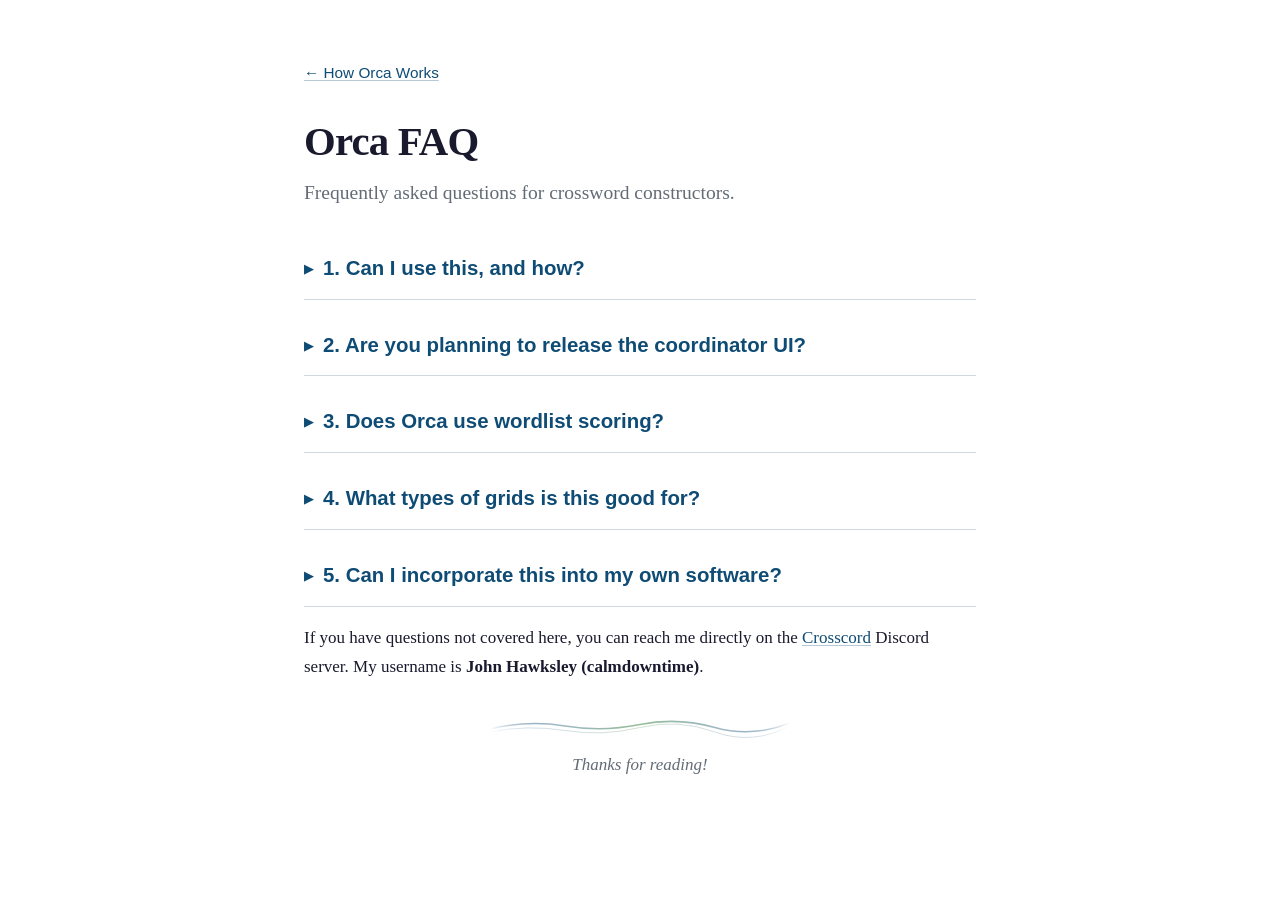
<file: docs/faq.html>
<!DOCTYPE html>
<html lang="en">
<head>
    <meta charset="UTF-8">
    <meta name="viewport" content="width=device-width, initial-scale=1.0">
    <meta property="og:title" content="Orca FAQ — For Crossword Constructors">
    <meta property="og:description" content="Frequently asked questions about Orca, a high-performance crossword grid filler.">
    <meta property="og:type" content="article">
    <link rel="icon" type="image/svg+xml" href="favicon.svg">
    <link rel="icon" type="image/png" href="favicon.png">
    <link rel="icon" type="image/x-icon" href="favicon.ico">
    <title>Orca FAQ — For Crossword Constructors</title>
    <style>
        :root {
            --text: #1a1a2e;
            --bg: #ffffff;
            --blue-dark: #0f4c75;
            --blue-light: #e8f1f8;
            --code-bg: #f6f8fa;
            --border: #d0d7de;
            --caption: #636c76;
            --sans: 'Helvetica Neue', Helvetica, Arial, sans-serif;
            --green-dark: #2e7d32;
            --blue-underline: rgba(15, 76, 117, 0.3);
        }

        * { margin: 0; padding: 0; box-sizing: border-box; }

        body {
            font-family: 'Georgia', 'Charter', 'Bitstream Charter', serif;
            color: var(--text);
            background: var(--bg);
            line-height: 1.75;
            font-size: 17px;
        }

        article {
            max-width: 720px;
            margin: 0 auto;
            padding: 60px 24px 120px;
        }

        h1 {
            font-size: 2.4em;
            line-height: 1.15;
            margin-bottom: 12px;
            font-weight: 700;
            letter-spacing: -0.02em;
        }

        .subtitle {
            font-size: 1.15em;
            color: var(--caption);
            margin-bottom: 32px;
            line-height: 1.5;
        }

        a {
            color: var(--blue-dark);
            text-decoration: underline;
            text-decoration-color: var(--blue-underline);
            text-underline-offset: 2px;
        }

        a:hover { text-decoration-color: var(--blue-dark); }

        code {
            font-family: 'SF Mono', 'Fira Code', 'Fira Mono', 'Consolas', monospace;
            font-size: 0.85em;
            background: var(--code-bg);
            padding: 2px 6px;
            border-radius: 4px;
            border: 1px solid var(--border);
        }

        hr {
            border: none;
            border-top: 1px solid var(--border);
            margin: 48px 0;
        }

        p { margin-bottom: 20px; }

        .faq-item {
            margin-bottom: 16px;
            border-bottom: 1px solid var(--border);
        }

        .faq-item summary {
            font-family: var(--sans);
            font-size: 1.2em;
            font-weight: 600;
            color: var(--blue-dark);
            cursor: pointer;
            padding: 12px 0;
            list-style: none;
        }

        .faq-item summary::-webkit-details-marker { display: none; }

        .faq-item summary::before {
            content: '\25B6';
            display: inline-block;
            font-size: 0.6em;
            margin-right: 10px;
            transition: transform 0.2s;
            vertical-align: 2px;
        }

        .faq-item[open] summary::before {
            transform: rotate(90deg);
        }

        .faq-answer {
            line-height: 1.75;
            padding-bottom: 12px;
        }

        .back-link {
            font-family: var(--sans);
            font-size: 0.9em;
            margin-bottom: 32px;
            display: block;
        }

        .closing-wave {
            display: block;
            max-width: 300px;
            margin: 32px auto 12px;
        }

        .closing-text {
            text-align: center;
            font-style: italic;
            color: var(--caption);
            margin: 0;
        }
    </style>
</head>
<body>
<article>
    <a class="back-link" href="index.html">&larr; How Orca Works</a>

    <h1>Orca FAQ</h1>
    <p class="subtitle">Frequently asked questions for crossword constructors.</p>

    <details class="faq-item">
        <summary>1. Can I use this, and how?</summary>
        <div class="faq-answer">
            <p>Yes, but currently it may not be that "out of the box" to use &mdash; especially for non-IT people. You can download an executable file from <a href="https://github.com/rainjacket/orca-solver/releases">GitHub</a> and run it from the command line, passing in a wordlist and a grid file. The command line tool only runs on a single local machine (on a configurable number of threads) and, when it completes, it simply prints out all the solutions it finds.</p>
        </div>
    </details>

    <details class="faq-item">
        <summary>2. Are you planning to release the coordinator UI?</summary>
        <div class="faq-answer">
            <p>Right now the coordinator UI isn't really a hardened software application that would be intuitive for anybody to use. It's also deeply entwined into my personal setup which uses Google Cloud (requiring a Google payment account, etc.). If there's enough interest then in the future I will put some time into releasing a more fully featured system with a proper UI, instead of just the algorithm.</p>
        </div>
    </details>

    <details class="faq-item">
        <summary>3. Does Orca use wordlist scoring?</summary>
        <div class="faq-answer">
            <p>Currently no, it does an exhaustive search over your entire dictionary. It wouldn't be that hard to incorporate some ways to use the wordlist scores, but I haven't had a use case for this personally because I am focusing on exhaustive search.</p>
        </div>
    </details>

    <details class="faq-item">
        <summary>4. What types of grids is this good for?</summary>
        <div class="faq-answer">
            <p>Right now it's best for grids that have few total solutions. For easier-to-fill grids, it wouldn't be a very good experience to use Orca because it would start outputting an exhaustive list of billions of possible solution combinations. Orca is also currently more optimized for singular "cavern"-like regions rather than grids with multiple semi-independent regions (which you should probably still break up and fill in parts).</p>
        </div>
    </details>

    <details class="faq-item">
        <summary>5. Can I incorporate this into my own software?</summary>
        <div class="faq-answer">
            <p>If you are a maker of crossword construction software, feel free to incorporate concepts from the <a href="index.html">write-up</a> into how you think about building a solver. For more extensive integration, feel free to do so with attribution &mdash; the Rust code is open source with an <a href="https://github.com/rainjacket/orca-solver/blob/main/LICENSE">MIT license</a>.</p>
        </div>
    </details>

    <p>If you have questions not covered here, you can reach me directly on the <a href="https://discord.gg/kG329EAnZ8">Crosscord</a> Discord server. My username is <strong>John Hawksley (calmdowntime)</strong>.</p>

<svg class="closing-wave" viewBox="0 0 400 32" width="100%" xmlns="http://www.w3.org/2000/svg">
    <defs>
        <linearGradient id="waveGrad" x1="0" y1="0" x2="1" y2="0">
            <stop offset="0%" stop-color="var(--bg)"/>
            <stop offset="20%" stop-color="var(--blue-dark)" stop-opacity="0.4"/>
            <stop offset="50%" stop-color="var(--green-dark)" stop-opacity="0.5"/>
            <stop offset="80%" stop-color="var(--blue-dark)" stop-opacity="0.4"/>
            <stop offset="100%" stop-color="var(--bg)"/>
        </linearGradient>
    </defs>
    <path d="M0,20 Q50,8 100,16 T200,14 T300,18 T400,12" fill="none" stroke="url(#waveGrad)" stroke-width="2" stroke-linecap="round"/>
    <path d="M0,24 Q50,14 100,22 T200,18 T300,24 T400,16" fill="none" stroke="url(#waveGrad)" stroke-width="1.2" stroke-linecap="round" opacity="0.5"/>
</svg>
<p class="closing-text">Thanks for reading!</p>

</article>
</body>
</html>
</file>
